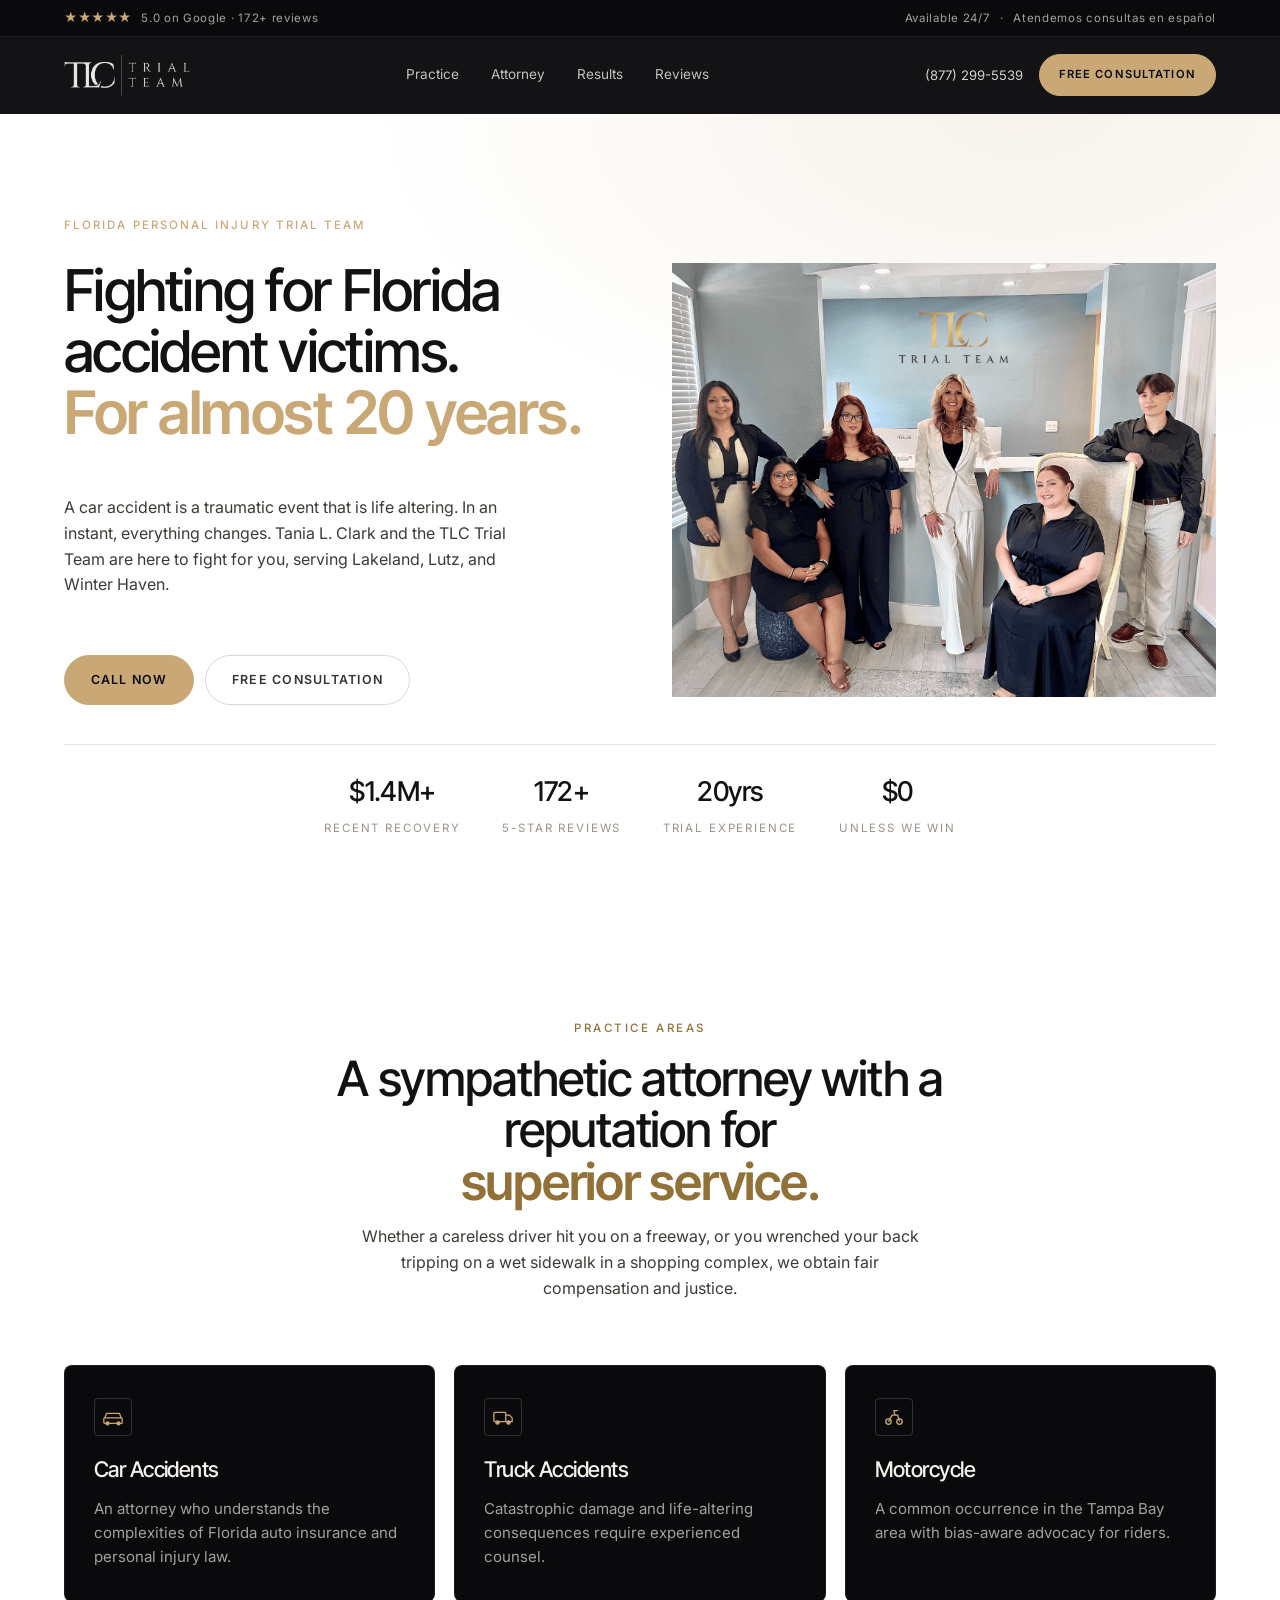
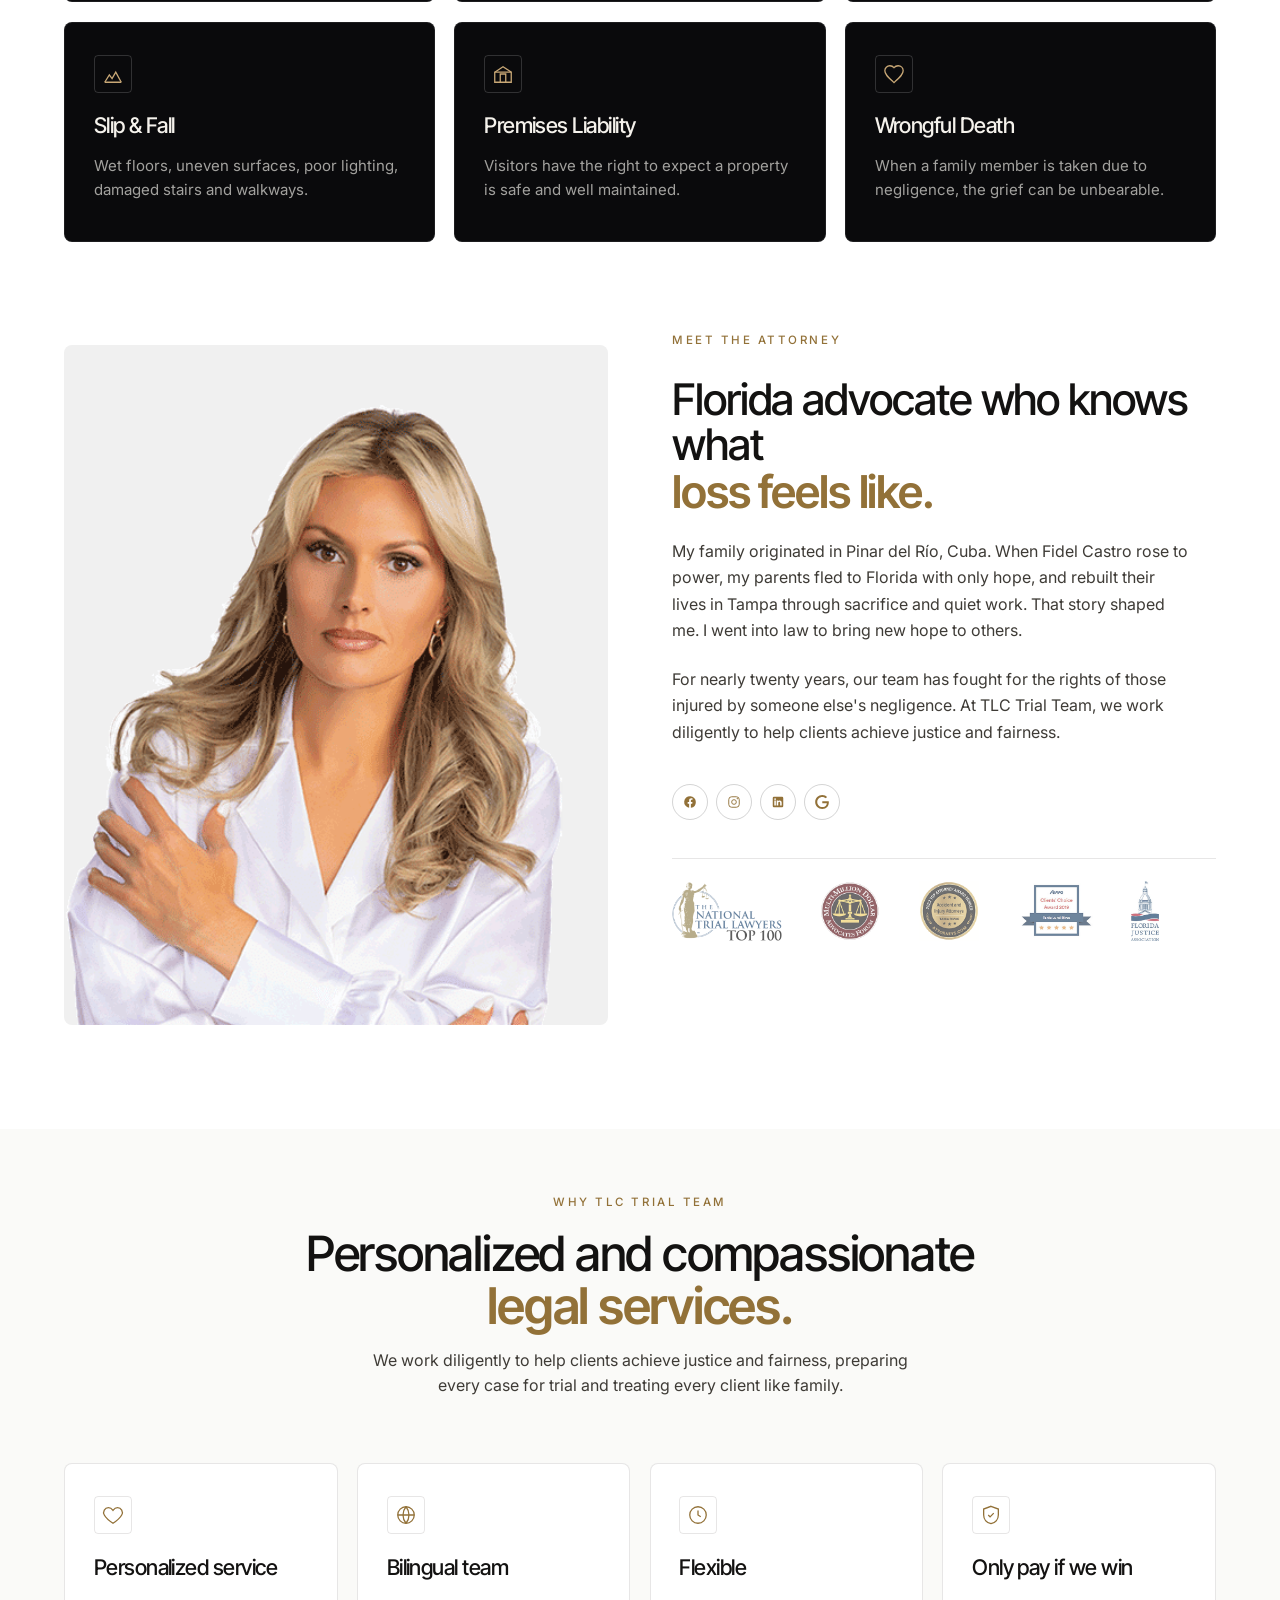
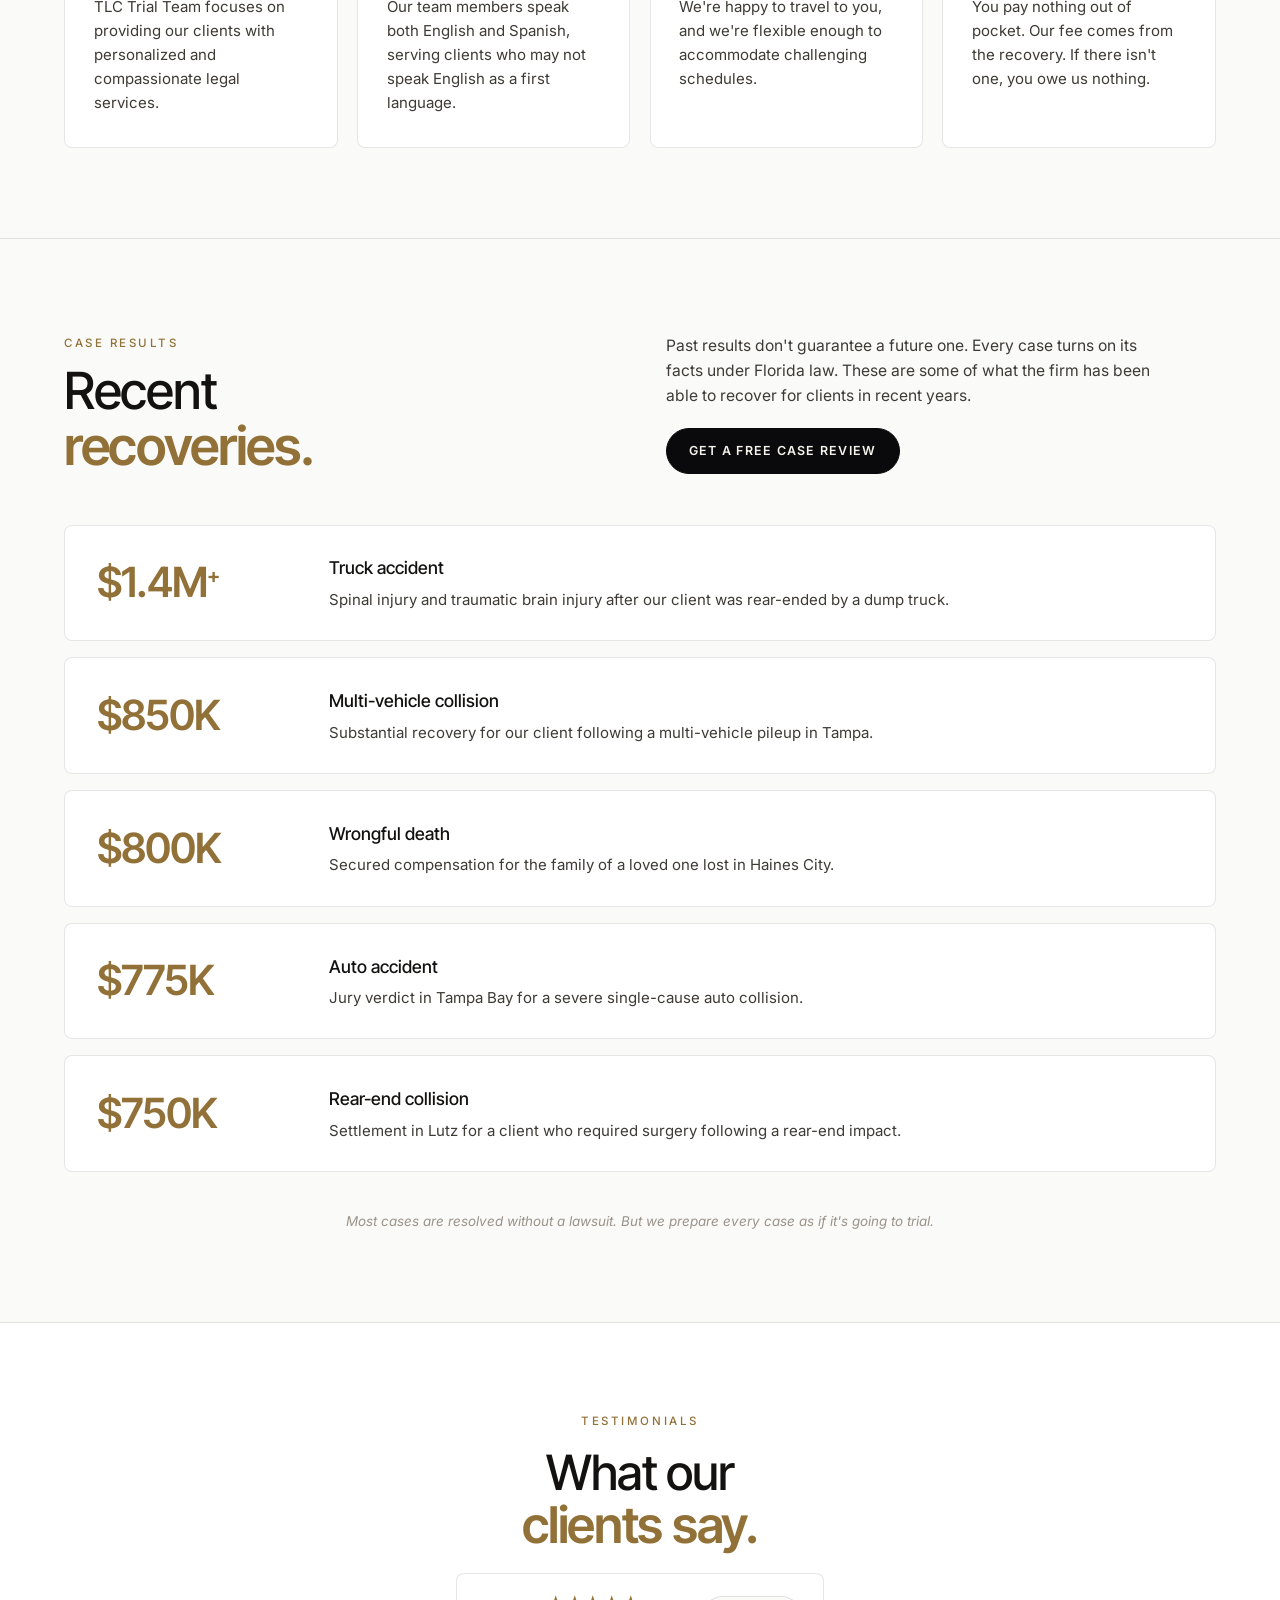
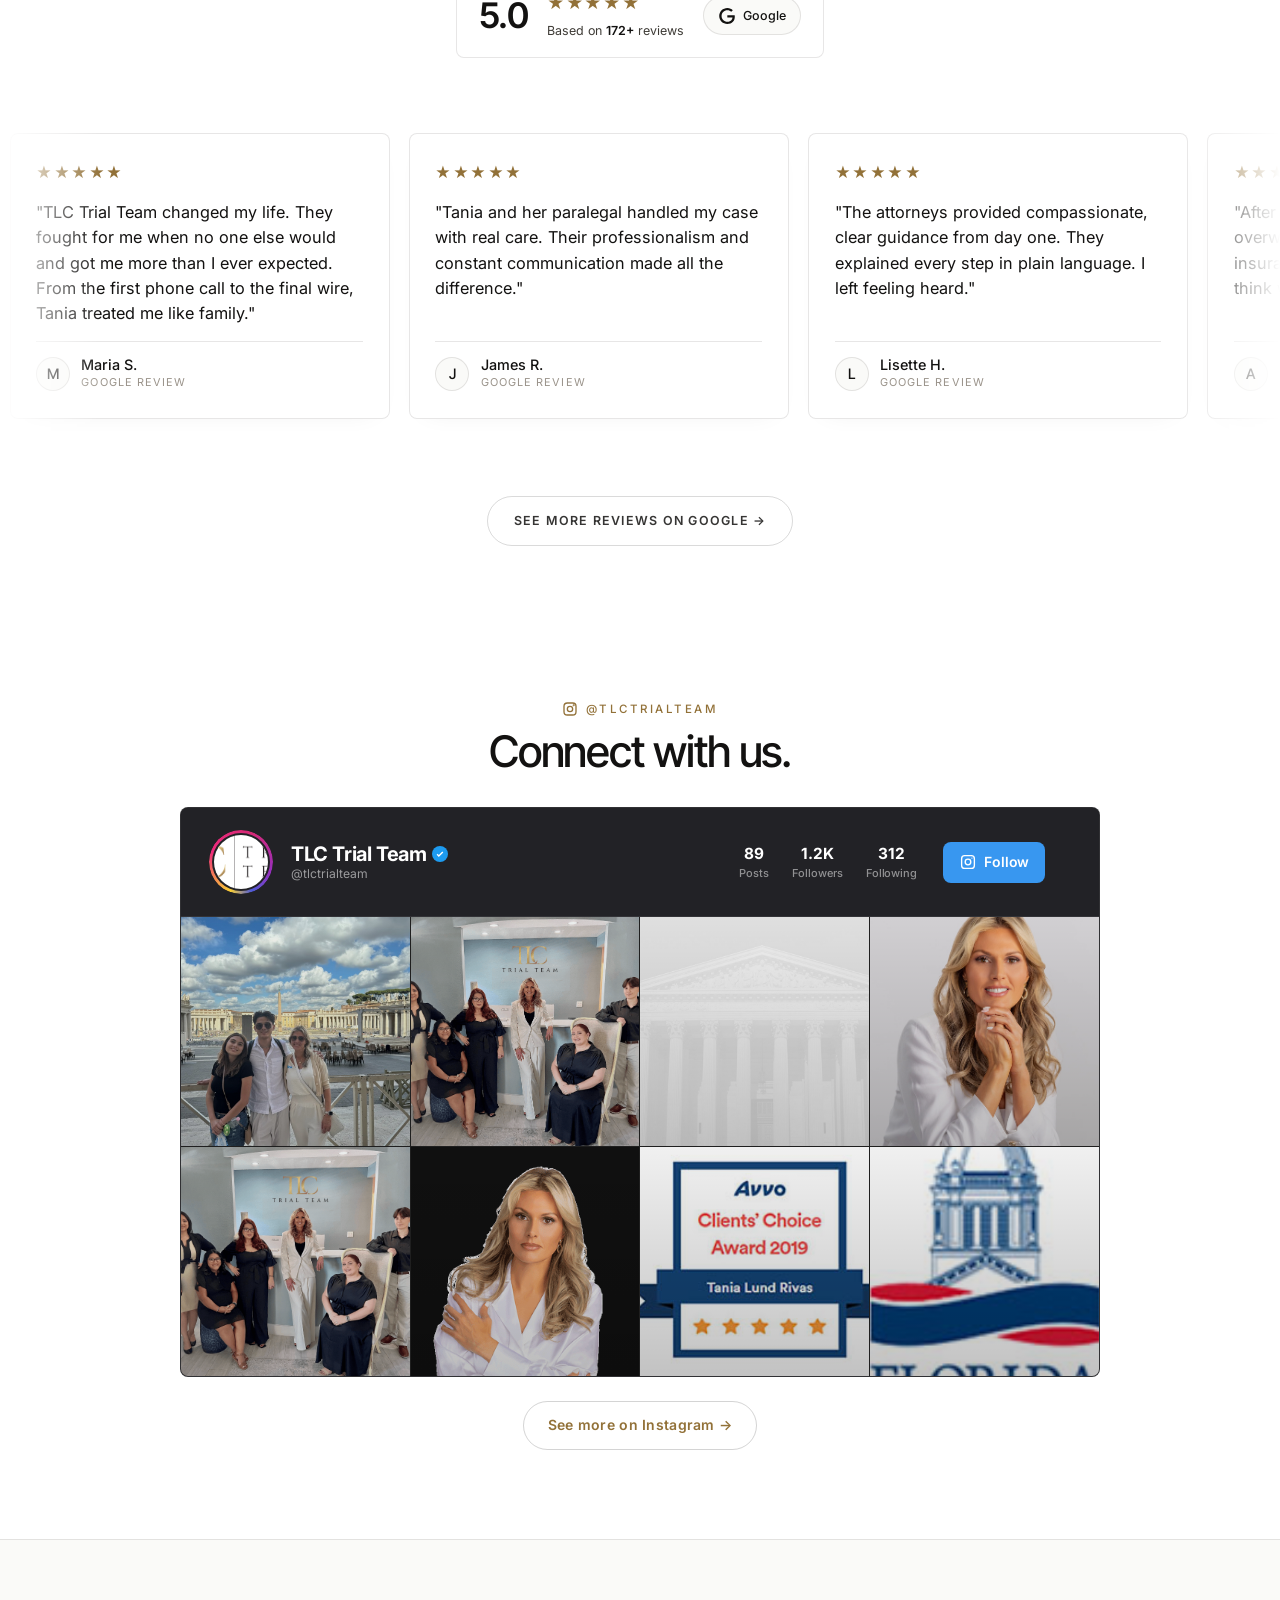
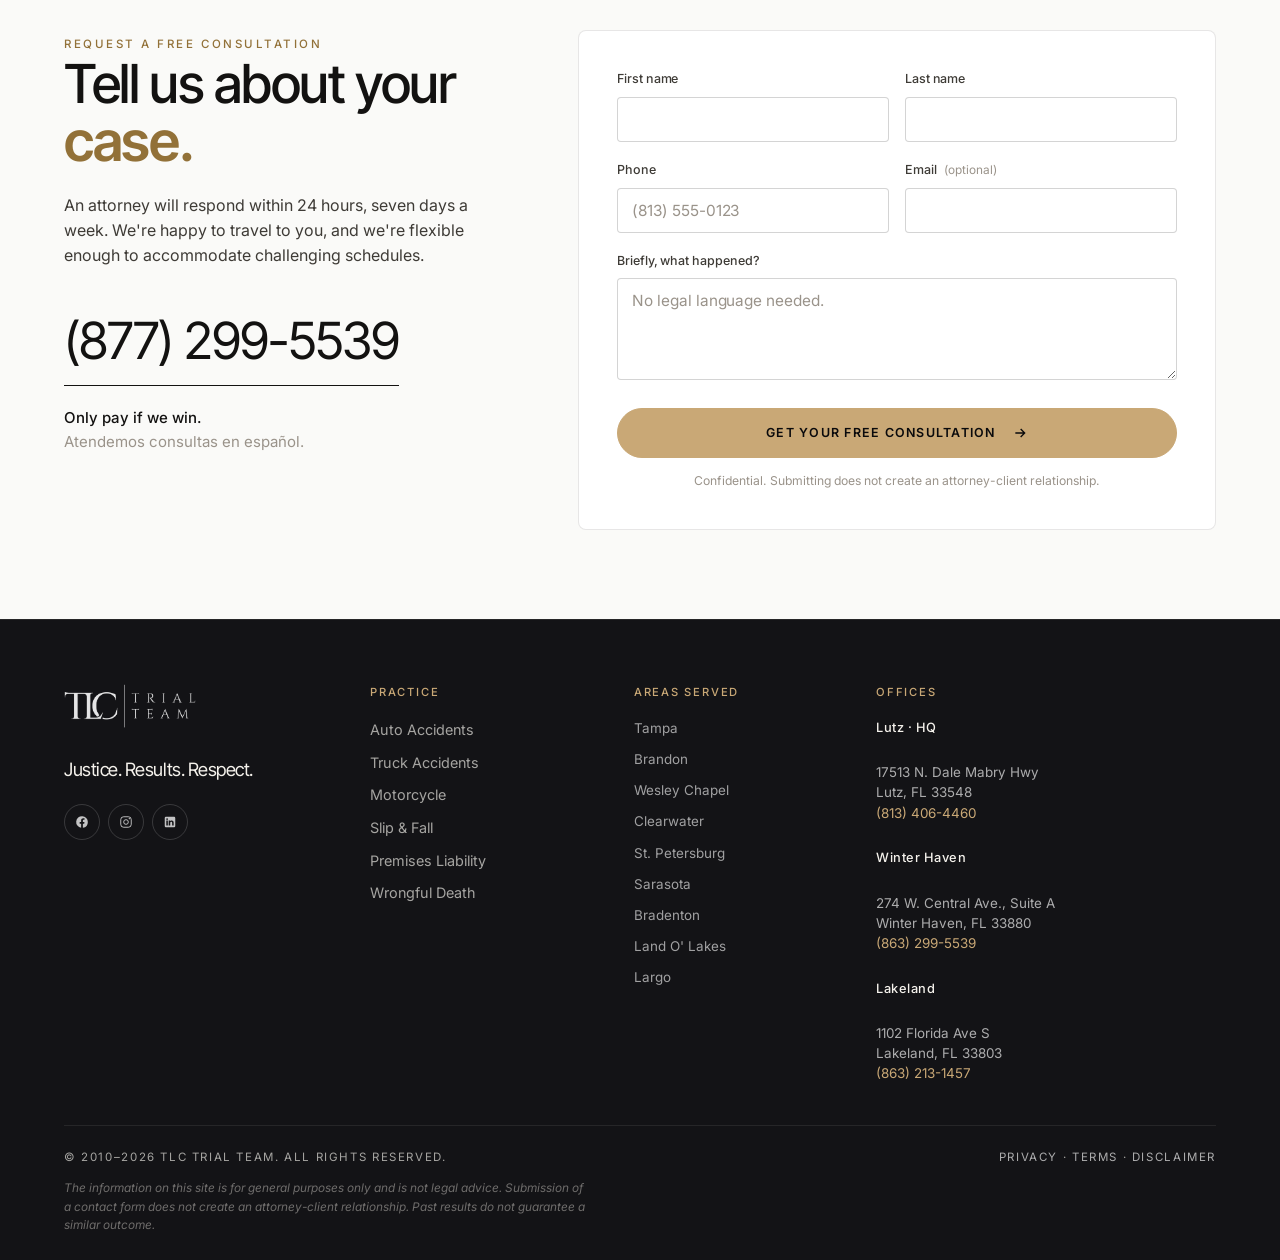
<file: index.html>
<!DOCTYPE html>
<html lang="en">
<head>
<meta charset="UTF-8">
<meta name="viewport" content="width=device-width, initial-scale=1.0">
<meta name="theme-color" content="#FFFFFF">
<title>TLC Trial Team — Florida Personal Injury Counsel</title>
<meta name="description" content="A car accident is a traumatic event that is life altering. In an instant, everything changes. Fighting for Florida accident victims for almost 20 years. Only pay if we win. (877) 299-5539.">
<link rel="preconnect" href="https://fonts.googleapis.com">
<link rel="preconnect" href="https://fonts.gstatic.com" crossorigin>
<link rel="stylesheet" href="https://fonts.googleapis.com/css2?family=Inter:wght@300;400;500;600;700&family=Inter+Tight:wght@400;500;600;700&display=swap">
<link rel="icon" href="data:image/svg+xml,%3Csvg xmlns='http://www.w3.org/2000/svg' viewBox='0 0 100 100'%3E%3Crect width='100' height='100' fill='%230A0A0C'/%3E%3Ctext x='50' y='66' text-anchor='middle' font-family='Inter Tight, sans-serif' font-size='52' font-weight='600' letter-spacing='-3' fill='%23C9A876'%3ETLC%3C/text%3E%3C/svg%3E">
<link rel="stylesheet" href="assets/css/styles.css?v=31">
</head>
<body>

<!-- Top utility bar -->
<div class="utility">
  <div class="wrap">
    <div class="left">
      <span class="g-stars">★★★★★</span>
      <span>5.0 on Google · 172+ reviews</span>
    </div>
    <div class="right">
      <span class="hide">Available 24/7</span>
      <span class="hide">·</span>
      <span>Atendemos consultas en español</span>
    </div>
  </div>
</div>

<!-- Sticky Nav -->
<header class="nav" id="nav">
  <div class="wrap">
    <a href="#" class="brand" aria-label="TLC Trial Team home">
      <img src="assets/img/tlc-logo-horz.png" alt="TLC Trial Team" style="filter: brightness(0) invert(1) opacity(0.95);">
    </a>
    <nav class="nav-links">
      <a href="#practice">Practice</a>
      <a href="#attorney">Attorney</a>
      <a href="#results">Results</a>
      <a href="#reviews">Reviews</a>
    </nav>
    <div class="nav-cta">
      <a href="tel:+18772995539" class="nav-phone">(877) 299-5539</a>
      <a href="#contact" class="btn btn-primary">Free Consultation</a>
      <button class="burger" aria-label="Open menu" id="burger"><span></span></button>
    </div>
  </div>
</header>

<!-- Mobile drawer -->
<div class="drawer" id="drawer" aria-hidden="true">
  <div class="drawer-head">
    <a href="#" class="brand"><img src="assets/img/tlc-logo-horz.png" alt="TLC Trial Team" style="filter: brightness(0) invert(1) opacity(0.95);"></a>
    <button class="drawer-close" id="drawerClose" aria-label="Close menu">×</button>
  </div>
  <nav>
    <a href="#practice">Practice</a>
    <a href="#attorney">Attorney</a>
    <a href="#results">Results</a>
    <a href="#reviews">Reviews</a>
    <a href="#contact">Contact</a>
  </nav>
  <div class="drawer-foot">
    <a href="tel:+18772995539" class="btn btn-primary">(877) 299-5539</a>
    <span style="font-size: 0.8rem; opacity: 0.6;">Atendemos consultas en español.</span>
  </div>
</div>

<!-- Hero -->
<section class="hero section-light">
  <div class="wrap">
    <div class="hero-split">
      <div class="hero-left reveal">
        <span class="hero-eyebrow">
          <span>Florida Personal Injury Trial Team</span>
        </span>
        <h1>
          Fighting for Florida accident victims.
          <span class="accent">For almost 20 years.</span>
        </h1>
        <p class="lede">
          A car accident is a traumatic event that is life altering. In an instant, everything changes. Tania L. Clark and the TLC Trial Team are here to fight for you, serving Lakeland, Lutz, and Winter Haven.
        </p>
        <div class="hero-cta">
          <a href="tel:+18772995539" class="btn btn-primary">Call Now</a>
          <a href="#contact" class="btn btn-ghost">Free Consultation</a>
        </div>
      </div>
      <div class="hero-right reveal">
        <img src="assets/img/tania-clark.png" alt="Attorney Tania L. Clark" fetchpriority="high">
      </div>
    </div>

    <div class="hero-meta reveal">
      <div class="item">
        <span class="num">$1.4M+</span>
        <span class="lbl">Recent recovery</span>
      </div>
      <div class="item">
        <span class="num">172+</span>
        <span class="lbl">5-star reviews</span>
      </div>
      <div class="item">
        <span class="num">20yrs</span>
        <span class="lbl">Trial experience</span>
      </div>
      <div class="item">
        <span class="num">$0</span>
        <span class="lbl">Unless we win</span>
      </div>
    </div>
  </div>
</section>

<!-- Practice Areas -->
<section class="practice section-light" id="practice">
  <div class="wrap">
    <header class="section-head reveal">
      <span class="eyebrow">Practice Areas</span>
      <h2>A sympathetic attorney with a reputation for <br><span class="accent">superior service.</span></h2>
      <p>Whether a careless driver hit you on a freeway, or you wrenched your back tripping on a wet sidewalk in a shopping complex, we obtain fair compensation and justice.</p>
    </header>

    <div class="practice-grid reveal-stagger">
      <div class="practice-card">
        <div class="icon">
          <svg viewBox="0 0 24 24" fill="none" stroke="currentColor" stroke-width="1.4" width="22" height="22"><path d="M3 13l2-5h14l2 5"/><rect x="2" y="13" width="20" height="6" rx="1"/><circle cx="6" cy="19" r="1.6" fill="currentColor"/><circle cx="18" cy="19" r="1.6" fill="currentColor"/></svg>
        </div>
        <h3>Car Accidents</h3>
        <p>An attorney who understands the complexities of Florida auto insurance and personal injury law.</p>
      </div>

      <div class="practice-card">
        <div class="icon">
          <svg viewBox="0 0 24 24" fill="none" stroke="currentColor" stroke-width="1.4" width="22" height="22"><rect x="2" y="7" width="13" height="10" rx="1"/><path d="M15 10h4l3 3v4h-7"/><circle cx="6" cy="18" r="1.8" fill="currentColor"/><circle cx="18" cy="18" r="1.8" fill="currentColor"/></svg>
        </div>
        <h3>Truck Accidents</h3>
        <p>Catastrophic damage and life-altering consequences require experienced counsel.</p>
      </div>

      <div class="practice-card">
        <div class="icon">
          <svg viewBox="0 0 24 24" fill="none" stroke="currentColor" stroke-width="1.4" width="22" height="22"><circle cx="6" cy="17" r="3"/><circle cx="18" cy="17" r="3"/><path d="M6 17l4-7h6l2 7M13 10l-1-5h4"/></svg>
        </div>
        <h3>Motorcycle</h3>
        <p>A common occurrence in the Tampa Bay area with bias-aware advocacy for riders.</p>
      </div>

      <div class="practice-card">
        <div class="icon">
          <svg viewBox="0 0 24 24" fill="none" stroke="currentColor" stroke-width="1.4" width="22" height="22"><path d="M3 21l5-8 3 4 4-7 6 11"/><path d="M3 21h18"/></svg>
        </div>
        <h3>Slip &amp; Fall</h3>
        <p>Wet floors, uneven surfaces, poor lighting, damaged stairs and walkways.</p>
      </div>

      <div class="practice-card">
        <div class="icon">
          <svg viewBox="0 0 24 24" fill="none" stroke="currentColor" stroke-width="1.4" width="22" height="22"><path d="M3 10l9-6 9 6v11H3V10z"/><path d="M9 21V12h6v9M3 10h18"/></svg>
        </div>
        <h3>Premises Liability</h3>
        <p>Visitors have the right to expect a property is safe and well maintained.</p>
      </div>

      <div class="practice-card">
        <div class="icon">
          <svg viewBox="0 0 24 24" fill="none" stroke="currentColor" stroke-width="1.4" width="22" height="22"><path d="M12 21.35l-1.45-1.32C5.4 15.36 2 12.28 2 8.5 2 5.42 4.42 3 7.5 3c1.74 0 3.41.81 4.5 2.09C13.09 3.81 14.76 3 16.5 3 19.58 3 22 5.42 22 8.5c0 3.78-3.4 6.86-8.55 11.54L12 21.35z"/></svg>
        </div>
        <h3>Wrongful Death</h3>
        <p>When a family member is taken due to negligence, the grief can be unbearable.</p>
      </div>
    </div>
  </div>
</section>

<!-- Split feature: Attorney -->
<section class="section-light" id="attorney" style="padding-top: 0;">
  <div class="wrap split">
    <div class="split-img reveal">
      <img src="assets/img/tania-rivas.png" alt="Attorney Tania L. Clark" loading="lazy">
    </div>
    <div class="split-text reveal">
      <span class="eyebrow">Meet the Attorney</span>
      <h2>Florida advocate who knows what<br><span class="accent">loss feels like.</span></h2>
      <p>My family originated in Pinar del Río, Cuba. When Fidel Castro rose to power, my parents fled to Florida with only hope, and rebuilt their lives in Tampa through sacrifice and quiet work. That story shaped me. I went into law to bring new hope to others.</p>
      <p>For nearly twenty years, our team has fought for the rights of those injured by someone else's negligence. At TLC Trial Team, we work diligently to help clients achieve justice and fairness.</p>
      
      <!-- Socials -->
      <div class="footer-social" style="margin-top: 1rem;">
        <a href="https://www.facebook.com/TLCtrialteamLakeland/" target="_blank" rel="noopener" aria-label="Facebook" style="border-color: var(--line-2); color: var(--gold-deep);">
          <svg viewBox="0 0 24 24" fill="currentColor"><path d="M22 12a10 10 0 10-11.5 9.9v-7H8v-3h2.5V9.5C10.5 7 12 5.7 14.2 5.7c1 0 2.1.2 2.1.2v2.4h-1.2c-1.2 0-1.6.7-1.6 1.5V12h2.7l-.4 3h-2.3v7A10 10 0 0022 12z"/></svg>
        </a>
        <a href="https://www.instagram.com/tlctrialteam/" target="_blank" rel="noopener" aria-label="Instagram" style="border-color: var(--line-2); color: var(--gold-deep);">
          <svg viewBox="0 0 24 24" fill="none" stroke="currentColor" stroke-width="1.6"><rect x="3" y="3" width="18" height="18" rx="5"/><circle cx="12" cy="12" r="4"/><circle cx="17.5" cy="6.5" r="0.5" fill="currentColor"/></svg>
        </a>
        <a href="https://www.linkedin.com/in/taniarivas" target="_blank" rel="noopener" aria-label="LinkedIn" style="border-color: var(--line-2); color: var(--gold-deep);">
          <svg viewBox="0 0 24 24" fill="currentColor"><path d="M19 3H5a2 2 0 00-2 2v14a2 2 0 002 2h14a2 2 0 002-2V5a2 2 0 00-2-2zM8.3 18H5.7v-8.5h2.6V18zM7 8.4a1.5 1.5 0 110-3 1.5 1.5 0 010 3zM18.3 18h-2.6v-4.5c0-1.1-.4-1.8-1.4-1.8s-1.5.6-1.8 1.3c-.1.2-.1.5-.1.8V18H9.8s.04-7.7 0-8.5h2.6v1.2c.4-.5 1-1.3 2.6-1.3 1.9 0 3.3 1.2 3.3 3.9V18z"/></svg>
        </a>
        <a href="https://www.google.com/search?q=TLC+Trial+Team+Lutz+reviews" target="_blank" rel="noopener" aria-label="Google" style="border-color: var(--line-2); color: var(--gold-deep);">
          <svg viewBox="0 0 24 24" width="12" height="12" fill="currentColor"><path d="M12.48 10.92v3.28h7.84c-.24 1.84-.853 3.187-1.787 4.133-1.147 1.147-2.933 2.4-6.053 2.4-4.827 0-8.6-3.893-8.6-8.72s3.773-8.72 8.6-8.72c2.6 0 4.507 1.027 5.907 2.347l2.307-2.307C18.747 1.44 16.133 0 12.48 0 5.867 0 .307 5.387.307 12s5.56 12 12.173 12c3.573 0 6.267-1.173 8.373-3.36 2.16-2.16 2.84-5.213 2.84-7.667 0-.76-.053-1.467-.173-2.053H12.48z"/></svg>
        </a>
      </div>
      
      <!-- Awards -->
      <div class="awards-row" style="margin-top: 1rem; border-top: 1px solid var(--line); padding-top: 1.4rem;">
        <img src="assets/img/badge-ntl.png" alt="National Trial Lawyers Top 100">
        <img src="assets/img/badge-multimillion.png" alt="Multi-Million Dollar Advocates Forum">
        <img src="assets/img/badge-top-attorney.png" alt="Top Attorney 2022">
        <img src="assets/img/badge-avvo.jpg" alt="Avvo Clients' Choice">
        <img src="assets/img/badge-fl-justice.jpg" alt="Florida Justice Association">
        <img src="assets/img/badge-1.png" alt="Award">
        <img src="assets/img/badge-2.png" alt="Award">
      </div>
    </div>
  </div>
</section>

<!-- Why TLC -->
<section class="practice section-light" id="why" style="background: var(--paper-2); padding-top: clamp(3rem, 5vw, 5rem);">
  <div class="wrap">
    <header class="section-head reveal">
      <span class="eyebrow">Why TLC Trial Team</span>
      <h2>Personalized and compassionate<br><span class="accent">legal services.</span></h2>
      <p>We work diligently to help clients achieve justice and fairness, preparing every case for trial and treating every client like family.</p>
    </header>

    <div class="practice-grid reveal-stagger">
      <div class="practice-card">
        <div class="icon">
          <svg viewBox="0 0 24 24" fill="none" stroke="currentColor" stroke-width="1.4" width="22" height="22"><path d="M12 21s-7-4.5-9.5-9C0.5 8.5 3 4 7 4c2 0 3.5 1 5 3 1.5-2 3-3 5-3 4 0 6.5 4.5 4.5 8-2.5 4.5-9.5 9-9.5 9z"/></svg>
        </div>
        <h3>Personalized service</h3>
        <p>TLC Trial Team focuses on providing our clients with personalized and compassionate legal services.</p>
      </div>

      <div class="practice-card">
        <div class="icon">
          <svg viewBox="0 0 24 24" fill="none" stroke="currentColor" stroke-width="1.4" width="22" height="22"><circle cx="12" cy="12" r="9"/><path d="M3 12h18M12 3a14 14 0 010 18M12 3a14 14 0 000 18"/></svg>
        </div>
        <h3>Bilingual team</h3>
        <p>Our team members speak both English and Spanish, serving clients who may not speak English as a first language.</p>
      </div>

      <div class="practice-card">
        <div class="icon">
          <svg viewBox="0 0 24 24" fill="none" stroke="currentColor" stroke-width="1.4" width="22" height="22"><circle cx="12" cy="12" r="9"/><path d="M12 7v5l3 2"/></svg>
        </div>
        <h3>Flexible</h3>
        <p>We're happy to travel to you, and we're flexible enough to accommodate challenging schedules.</p>
      </div>

      <div class="practice-card">
        <div class="icon">
          <svg viewBox="0 0 24 24" fill="none" stroke="currentColor" stroke-width="1.4" width="22" height="22"><path d="M12 2.5l8 3v6.5c0 5-3.4 8.6-8 9.5-4.6-.9-8-4.5-8-9.5V5.5l8-3z"/><path d="M9 12l2 2 4-4"/></svg>
        </div>
        <h3>Only pay if we win</h3>
        <p>You pay nothing out of pocket. Our fee comes from the recovery. If there isn't one, you owe us nothing.</p>
      </div>
    </div>
  </div>
</section>

<!-- Results -->
<section class="results section-light" id="results">
  <div class="wrap">
    <div class="results-head reveal">
      <div>
        <span class="eyebrow">
          <span>Case Results</span>
        </span>
        <h2>Recent <span class="accent">recoveries.</span></h2>
      </div>
      <div class="results-head-meta">
        <p>Past results don't guarantee a future one. Every case turns on its facts under Florida law. These are some of what the firm has been able to recover for clients in recent years.</p>
        <a href="#contact" class="btn-ink">Get a Free Case Review</a>
      </div>
    </div>
    
    <div class="results-list reveal-stagger">
      <div class="results-item">
        <div class="results-item-num">$1.4M<sup>+</sup></div>
        <div class="results-item-info">
          <div class="results-item-lbl">Truck accident</div>
          <div class="results-item-desc">Spinal injury and traumatic brain injury after our client was rear-ended by a dump truck.</div>
        </div>
      </div>
      <div class="results-item">
        <div class="results-item-num">$850K</div>
        <div class="results-item-info">
          <div class="results-item-lbl">Multi-vehicle collision</div>
          <div class="results-item-desc">Substantial recovery for our client following a multi-vehicle pileup in Tampa.</div>
        </div>
      </div>
      <div class="results-item">
        <div class="results-item-num">$800K</div>
        <div class="results-item-info">
          <div class="results-item-lbl">Wrongful death</div>
          <div class="results-item-desc">Secured compensation for the family of a loved one lost in Haines City.</div>
        </div>
      </div>
      <div class="results-item">
        <div class="results-item-num">$775K</div>
        <div class="results-item-info">
          <div class="results-item-lbl">Auto accident</div>
          <div class="results-item-desc">Jury verdict in Tampa Bay for a severe single-cause auto collision.</div>
        </div>
      </div>
      <div class="results-item">
        <div class="results-item-num">$750K</div>
        <div class="results-item-info">
          <div class="results-item-lbl">Rear-end collision</div>
          <div class="results-item-desc">Settlement in Lutz for a client who required surgery following a rear-end impact.</div>
        </div>
      </div>
    </div>
    
    <div class="results-disclaimer reveal">Most cases are resolved without a lawsuit. But we prepare every case as if it's going to trial.</div>
  </div>
</section>

<!-- Reviews Marquee -->
<section class="section-light" id="reviews" style="padding-top: clamp(4rem, 7vw, 7rem);">
  <div class="wrap">
    <header class="reviews-head reveal">
      <span class="eyebrow">Testimonials</span>
      <h2>What our <span class="accent">clients say.</span></h2>
      <div class="reviews-rating">
        <span class="rating-num">5.0</span>
        <div class="rating-info">
          <span class="stars">★★★★★</span>
          <span class="rating-meta">Based on <strong>172+</strong> reviews</span>
        </div>
        <a href="https://www.google.com/search?q=TLC+Trial+Team+Lutz+reviews" target="_blank" rel="noopener" class="rating-google">
          <svg viewBox="0 0 24 24" width="16" height="16" fill="currentColor"><path d="M12.48 10.92v3.28h7.84c-.24 1.84-.853 3.187-1.787 4.133-1.147 1.147-2.933 2.4-6.053 2.4-4.827 0-8.6-3.893-8.6-8.72s3.773-8.72 8.6-8.72c2.6 0 4.507 1.027 5.907 2.347l2.307-2.307C18.747 1.44 16.133 0 12.48 0 5.867 0 .307 5.387.307 12s5.56 12 12.173 12c3.573 0 6.267-1.173 8.373-3.36 2.16-2.16 2.84-5.213 2.84-7.667 0-.76-.053-1.467-.173-2.053H12.48z"/></svg>
          Google
        </a>
      </div>
    </header>
  </div>

  <div class="reviews-marquee reveal">
    <div class="reviews-track">
      <article class="review-card">
        <div class="stars">★★★★★</div>
        <p>"TLC Trial Team changed my life. They fought for me when no one else would and got me more than I ever expected. From the first phone call to the final wire, Tania treated me like family."</p>
        <div class="review-who"><div class="avatar">M</div><div><div class="name">Maria S.</div><div class="src">Google Review</div></div></div>
      </article>
      <article class="review-card">
        <div class="stars">★★★★★</div>
        <p>"Tania and her paralegal handled my case with real care. Their professionalism and constant communication made all the difference."</p>
        <div class="review-who"><div class="avatar">J</div><div><div class="name">James R.</div><div class="src">Google Review</div></div></div>
      </article>
      <article class="review-card">
        <div class="stars">★★★★★</div>
        <p>"The attorneys provided compassionate, clear guidance from day one. They explained every step in plain language. I left feeling heard."</p>
        <div class="review-who"><div class="avatar">L</div><div><div class="name">Lisette H.</div><div class="src">Google Review</div></div></div>
      </article>
      <article class="review-card">
        <div class="stars">★★★★★</div>
        <p>"After my crash on I-275, I was overwhelmed. The TLC team handled the insurance maze and got a result I didn't think was possible."</p>
        <div class="review-who"><div class="avatar">A</div><div><div class="name">Andre P.</div><div class="src">Google Review</div></div></div>
      </article>
      <article class="review-card">
        <div class="stars">★★★★★</div>
        <p>"Bilingual staff was a relief for my parents. Tania herself called us in Spanish to walk through the settlement. Five stars without hesitation."</p>
        <div class="review-who"><div class="avatar">E</div><div><div class="name">Esmeralda P.</div><div class="src">Google Review</div></div></div>
      </article>
    </div>
  </div>

  <div class="reviews-foot reveal">
    <a href="https://www.google.com/search?q=TLC+Trial+Team+Lutz+reviews" target="_blank" rel="noopener" class="btn btn-ghost">See more reviews on Google →</a>
  </div>
</section>

<!-- Instagram Grid — Custom live-link grid matching VibesByNeo pattern -->
<section class="ig-section section-light">
  <div class="wrap">
    <header class="ig-head reveal">
      <a href="https://www.instagram.com/tlctrialteam/" target="_blank" rel="noopener" class="eyebrow">
        <svg viewBox="0 0 24 24" fill="none" stroke="currentColor" stroke-width="2" width="16" height="16"><rect x="3" y="3" width="18" height="18" rx="5"/><circle cx="12" cy="12" r="4"/><circle cx="17.5" cy="6.5" r="0.5" fill="currentColor"/></svg>
        <span>@tlctrialteam</span>
      </a>
      <h2>Connect with us.</h2>
    </header>

    <!-- IG Profile Widget -->
    <div class="ig-widget reveal">
      <div class="ig-profile">
        <div class="ig-profile-main">
          <a class="ig-avatar" href="https://www.instagram.com/tlctrialteam/" target="_blank" rel="noopener" aria-label="Open @tlctrialteam on Instagram">
            <span class="ig-avatar-ring" aria-hidden="true"></span>
            <span class="ig-avatar-disc">
              <img src="assets/img/tlc-logo.png" alt="TLC Trial Team on Instagram" loading="lazy">
            </span>
          </a>
          <div class="ig-info">
            <div class="ig-name-row">
              <a class="ig-name" href="https://www.instagram.com/tlctrialteam/" target="_blank" rel="noopener">TLC Trial Team</a>
              <svg class="ig-verified" viewBox="0 0 16 16" aria-hidden="true"><circle cx="8" cy="8" r="8" fill="#1d9bf0"/><path fill="#fff" d="M6.8 10.9 4.6 8.8l1-1 1.2 1.2 3.5-3.5 1 1z"/></svg>
            </div>
            <a class="ig-handle" href="https://www.instagram.com/tlctrialteam/" target="_blank" rel="noopener">@tlctrialteam</a>
          </div>
        </div>

        <div class="ig-side">
          <ul class="ig-stats" aria-label="Instagram account stats">
            <li><strong>89</strong><span>Posts</span></li>
            <li><strong>1.2K</strong><span>Followers</span></li>
            <li><strong>312</strong><span>Following</span></li>
          </ul>
          <a class="ig-follow" href="https://www.instagram.com/tlctrialteam/" target="_blank" rel="noopener" aria-label="Follow @tlctrialteam on Instagram">
            <svg viewBox="0 0 24 24" width="18" height="18" fill="none" stroke="currentColor" stroke-width="1.8" stroke-linecap="round" stroke-linejoin="round" aria-hidden="true"><rect x="3.5" y="3.5" width="17" height="17" rx="4"></rect><circle cx="12" cy="12" r="3.75"></circle><circle cx="17.25" cy="6.75" r="0.9" fill="currentColor" stroke="none"></circle></svg>
            Follow
          </a>
        </div>
      </div>

      <!-- 4×2 Post Grid -->
      <div class="ig-grid">
        <a class="ig-tile" href="https://www.instagram.com/tlctrialteam/" target="_blank" rel="noopener" aria-label="Instagram post">
          <img src="assets/img/tania-family.jpg" alt="TLC Trial Team family photo" loading="lazy">
        </a>
        <a class="ig-tile" href="https://www.instagram.com/tlctrialteam/" target="_blank" rel="noopener" aria-label="Instagram post">
          <img src="assets/img/tlc-office.png" alt="TLC Trial Team office and staff" loading="lazy">
        </a>
        <a class="ig-tile" href="https://www.instagram.com/tlctrialteam/" target="_blank" rel="noopener" aria-label="Instagram post">
          <img src="assets/img/hero-bg-original.jpg" alt="TLC Trial Team courtroom advocacy" loading="lazy">
        </a>
        <a class="ig-tile" href="https://www.instagram.com/tlctrialteam/" target="_blank" rel="noopener" aria-label="Instagram post">
          <img src="assets/img/tania-portrait.jpg" alt="Attorney Tania L. Clark portrait" loading="lazy">
        </a>
        <a class="ig-tile" href="https://www.instagram.com/tlctrialteam/" target="_blank" rel="noopener" aria-label="Instagram post">
          <img src="assets/img/tania-clark.png" alt="Tania Clark attorney" loading="lazy">
        </a>
        <a class="ig-tile" href="https://www.instagram.com/tlctrialteam/" target="_blank" rel="noopener" aria-label="Instagram post">
          <img src="assets/img/tania-rivas.png" alt="TLC Trial Team attorney" loading="lazy">
        </a>
        <a class="ig-tile" href="https://www.instagram.com/tlctrialteam/" target="_blank" rel="noopener" aria-label="Instagram post">
          <img src="assets/img/badge-avvo.jpg" alt="Avvo Top Attorney badge" loading="lazy">
        </a>
        <a class="ig-tile" href="https://www.instagram.com/tlctrialteam/" target="_blank" rel="noopener" aria-label="Instagram post">
          <img src="assets/img/badge-fl-justice.jpg" alt="Florida Justice Association" loading="lazy">
        </a>
      </div>
    </div>

    <!-- See More CTA -->
    <div class="ig-more-wrap reveal">
      <a class="ig-more" href="https://www.instagram.com/tlctrialteam/" target="_blank" rel="noopener">
        See more on Instagram →
      </a>
    </div>
  </div>
</section>

<!-- Contact -->
<section class="cta section-light" id="contact">
  <div class="wrap">
    <div class="cta-grid">
      <div class="cta-copy reveal">
        <span class="eyebrow">Request a Free Consultation</span>
        <h2>Tell us about your <span class="accent">case.</span></h2>
        <p>An attorney will respond within 24 hours, seven days a week. We're happy to travel to you, and we're flexible enough to accommodate challenging schedules.</p>
        <a href="tel:+18772995539" class="cta-phone">(877) 299-5539</a>
        <div class="cta-meta">
          <strong>Only pay if we win.</strong><br>
          Atendemos consultas en español.
        </div>
      </div>
      <div class="cta-form reveal">
        <form class="form" novalidate>
          <div class="form-row">
            <label><span>First name</span><input type="text" required></label>
            <label><span>Last name</span><input type="text" required></label>
          </div>
          <div class="form-row">
            <label><span>Phone</span><input type="tel" required placeholder="(813) 555-0123"></label>
            <label><span>Email <em>(optional)</em></span><input type="email"></label>
          </div>
          <label><span>Briefly, what happened?</span><textarea rows="4" placeholder="No legal language needed."></textarea></label>
          <button type="button" class="btn btn-primary" style="width: 100%;">
            Get Your Free Consultation
            <svg viewBox="0 0 24 24" fill="none" stroke="currentColor" stroke-width="2" aria-hidden="true" style="margin-left: 0.4rem; width:16px; height:16px;"><path d="M5 12h14M13 6l6 6-6 6"/></svg>
          </button>
          <p class="form-fine">Confidential. Submitting does not create an attorney-client relationship.</p>
        </form>
      </div>
    </div>
  </div>
</section>

<!-- Footer -->
<footer class="footer">
  <div class="wrap">
    <div class="footer-grid">
      <div class="footer-brand">
        <a href="#" class="brand" aria-label="TLC Trial Team home"><img src="assets/img/tlc-logo-horz.png" alt="TLC Trial Team"></a>
        <div class="footer-tag">Justice. Results. Respect.</div>
        <div class="footer-social">
          <a href="https://www.facebook.com/TLCtrialteamLakeland/" target="_blank" rel="noopener" aria-label="Facebook">
            <svg viewBox="0 0 24 24" fill="currentColor"><path d="M22 12a10 10 0 10-11.5 9.9v-7H8v-3h2.5V9.5C10.5 7 12 5.7 14.2 5.7c1 0 2.1.2 2.1.2v2.4h-1.2c-1.2 0-1.6.7-1.6 1.5V12h2.7l-.4 3h-2.3v7A10 10 0 0022 12z"/></svg>
          </a>
          <a href="https://www.instagram.com/tlctrialteam/" target="_blank" rel="noopener" aria-label="Instagram">
            <svg viewBox="0 0 24 24" fill="none" stroke="currentColor" stroke-width="1.6"><rect x="3" y="3" width="18" height="18" rx="5"/><circle cx="12" cy="12" r="4"/><circle cx="17.5" cy="6.5" r="0.5" fill="currentColor"/></svg>
          </a>
          <a href="https://www.linkedin.com/in/taniarivas" target="_blank" rel="noopener" aria-label="LinkedIn">
            <svg viewBox="0 0 24 24" fill="currentColor"><path d="M19 3H5a2 2 0 00-2 2v14a2 2 0 002 2h14a2 2 0 002-2V5a2 2 0 00-2-2zM8.3 18H5.7v-8.5h2.6V18zM7 8.4a1.5 1.5 0 110-3 1.5 1.5 0 010 3zM18.3 18h-2.6v-4.5c0-1.1-.4-1.8-1.4-1.8s-1.5.6-1.8 1.3c-.1.2-.1.5-.1.8V18H9.8s.04-7.7 0-8.5h2.6v1.2c.4-.5 1-1.3 2.6-1.3 1.9 0 3.3 1.2 3.3 3.9V18z"/></svg>
          </a>
        </div>
      </div>
      
      <div class="footer-col">
        <h5>Practice</h5>
        <ul>
          <li><a href="#">Auto Accidents</a></li>
          <li><a href="#">Truck Accidents</a></li>
          <li><a href="#">Motorcycle</a></li>
          <li><a href="#">Slip &amp; Fall</a></li>
          <li><a href="#">Premises Liability</a></li>
          <li><a href="#">Wrongful Death</a></li>
        </ul>
      </div>

      <div class="footer-col">
        <h5>Areas Served</h5>
        <ul class="footer-areas">
          <li>Tampa</li>
          <li>Brandon</li>
          <li>Wesley Chapel</li>
          <li>Clearwater</li>
          <li>St. Petersburg</li>
          <li>Sarasota</li>
          <li>Bradenton</li>
          <li>Land O' Lakes</li>
          <li>Largo</li>
        </ul>
      </div>

      <div class="footer-col">
        <h5>Offices</h5>
        <div class="footer-offices">
          <p><strong>Lutz · HQ</strong><br>17513 N. Dale Mabry Hwy<br>Lutz, FL 33548<br><a href="tel:+18134064460">(813) 406-4460</a></p>
          <p><strong>Winter Haven</strong><br>274 W. Central Ave., Suite A<br>Winter Haven, FL 33880<br><a href="tel:+18632995539">(863) 299-5539</a></p>
          <p><strong>Lakeland</strong><br>1102 Florida Ave S<br>Lakeland, FL 33803<br><a href="tel:+18632131457">(863) 213-1457</a></p>
        </div>
      </div>
    </div>
    
    <div class="footer-meta">
      <span>© 2010–2026 TLC Trial Team. All rights reserved.</span>
      <span><a href="#">Privacy</a> · <a href="#">Terms</a> · <a href="#">Disclaimer</a></span>
    </div>
    <p class="footer-disclaimer">The information on this site is for general purposes only and is not legal advice. Submission of a contact form does not create an attorney-client relationship. Past results do not guarantee a similar outcome.</p>
  </div>
</footer>

<script>
// Sticky nav scrolled state
const nav = document.getElementById('nav');
let scrolled = false;
function onScroll() {
  const isScrolled = window.scrollY > 12;
  if (isScrolled !== scrolled) {
    nav.classList.toggle('scrolled', isScrolled);
    scrolled = isScrolled;
  }
}
window.addEventListener('scroll', onScroll, { passive: true });
onScroll();

// Mobile drawer
const burger = document.getElementById('burger');
const drawer = document.getElementById('drawer');
const drawerClose = document.getElementById('drawerClose');
const openDrawer = () => { drawer.classList.add('open'); document.body.style.overflow = 'hidden'; };
const closeDrawer = () => { drawer.classList.remove('open'); document.body.style.overflow = ''; };
burger.addEventListener('click', openDrawer);
drawerClose.addEventListener('click', closeDrawer);
drawer.querySelectorAll('a').forEach(a => a.addEventListener('click', closeDrawer));
document.addEventListener('keydown', e => { if (e.key === 'Escape') closeDrawer(); });

// Marquee — duplicate track contents for seamless loop
const marqueeTrack = document.querySelector('.reviews-track');
if (marqueeTrack) {
  marqueeTrack.innerHTML += marqueeTrack.innerHTML;
}

// Reveal on scroll
const io = new IntersectionObserver(entries => {
  entries.forEach(entry => {
    if (entry.isIntersecting) {
      entry.target.classList.add('in');
      io.unobserve(entry.target);
    }
  });
}, { threshold: 0.12, rootMargin: '0px 0px -40px 0px' });
document.querySelectorAll('.reveal, .reveal-stagger').forEach(el => io.observe(el));

// Smooth scroll with anchor offset for sticky nav
document.querySelectorAll('a[href^="#"]').forEach(a => {
  a.addEventListener('click', e => {
    const id = a.getAttribute('href');
    if (id.length > 1) {
      const target = document.querySelector(id);
      if (target) {
        e.preventDefault();
        const offset = 70;
        const top = target.getBoundingClientRect().top + window.scrollY - offset;
        window.scrollTo({ top, behavior: 'smooth' });
      }
    }
  });
});
</script>
</body>
</html>
</file>
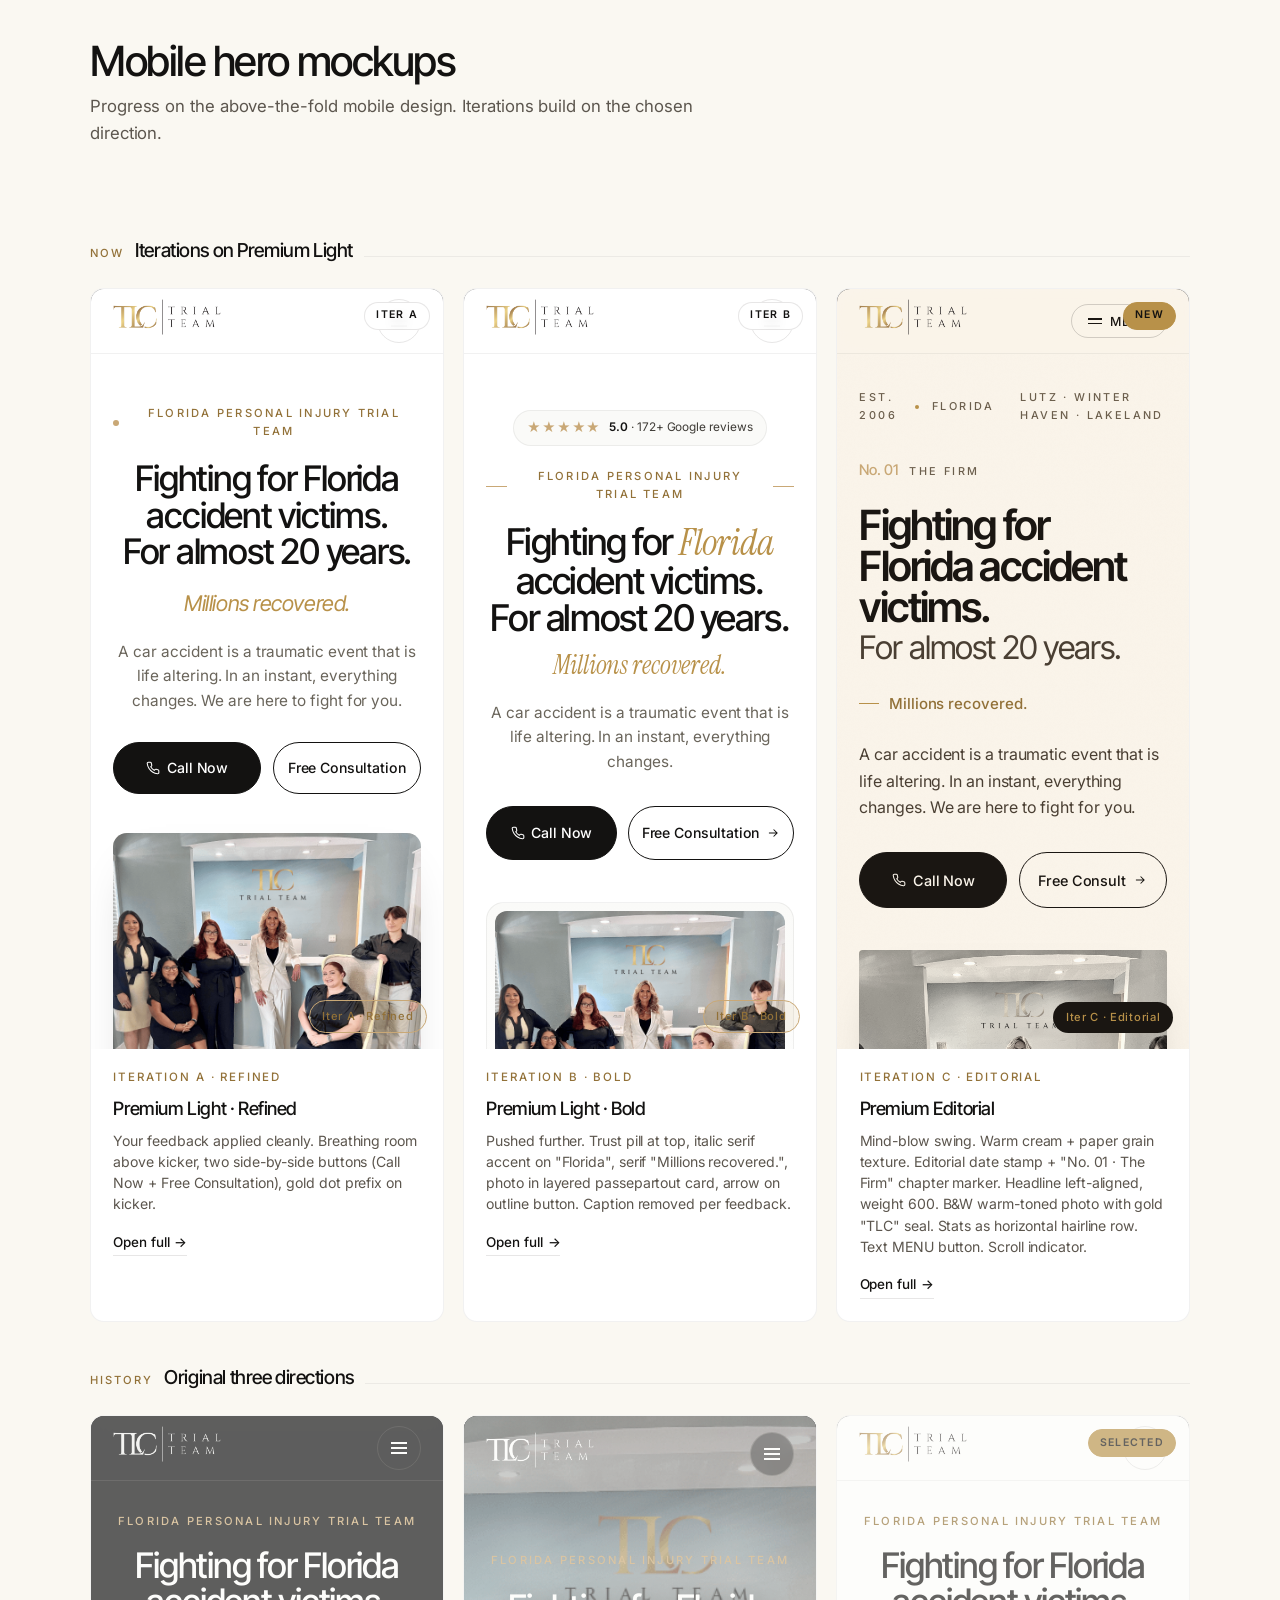
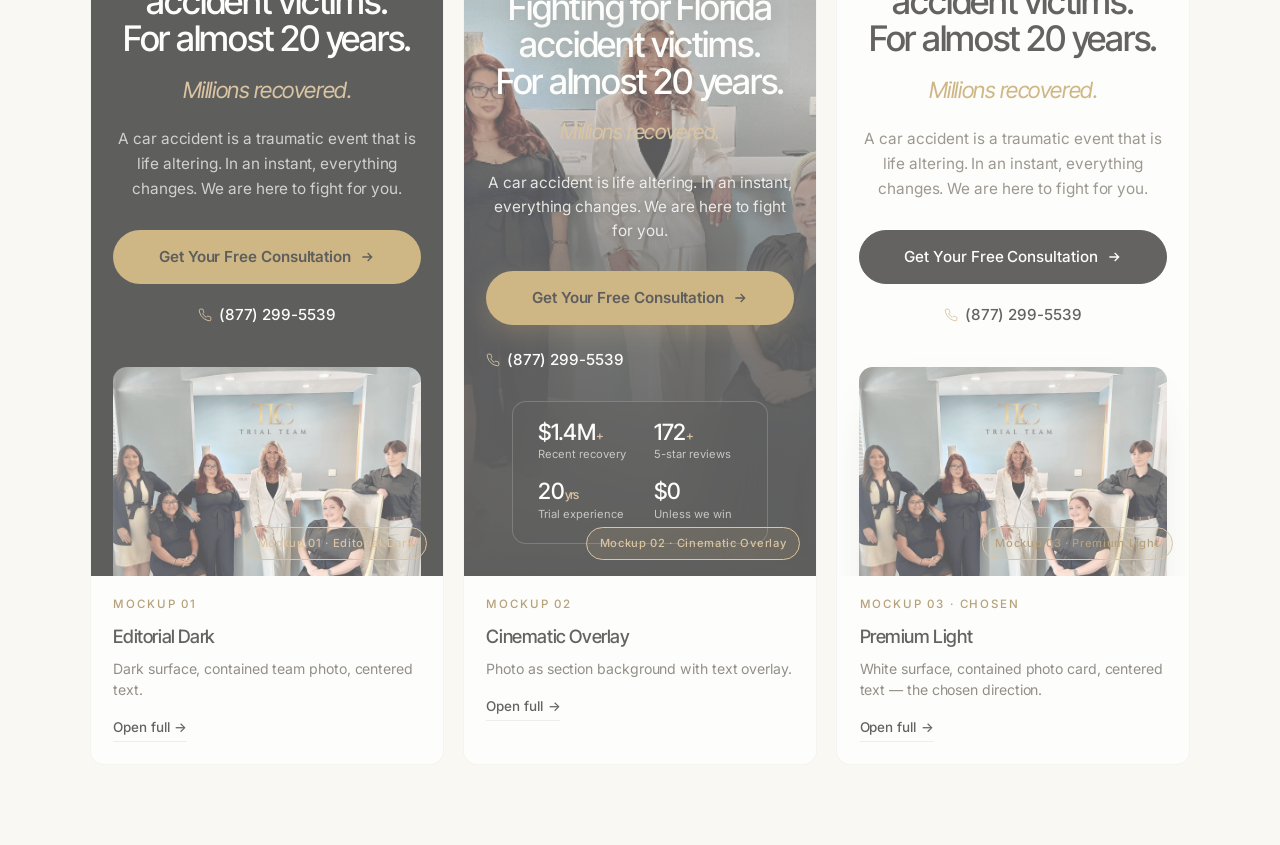
<file: mockups/index.html>
<!DOCTYPE html>
<html lang="en">
<head>
<meta charset="UTF-8">
<meta name="viewport" content="width=device-width, initial-scale=1.0">
<title>TLC Mobile Hero Mockups</title>
<link rel="preconnect" href="https://fonts.googleapis.com">
<link rel="preconnect" href="https://fonts.gstatic.com" crossorigin>
<link rel="stylesheet" href="https://fonts.googleapis.com/css2?family=Inter:wght@300;400;500;600;700&family=Inter+Tight:wght@400;500;600;700&display=swap">
<style>
  :root {
    --ink: #131211;
    --ink-3: #5C564E;
    --gold: #B89149;
    --gold-2: #C9A876;
    --gold-deep: #927138;
    --line: rgba(19,18,17,0.10);
    --line-soft: rgba(19,18,17,0.06);
    --paper: #F5F2EC;
    --cream: #FAF8F2;
  }
  * { box-sizing: border-box; margin: 0; padding: 0; }
  body {
    font-family: 'Inter', system-ui, sans-serif;
    background: var(--cream);
    color: var(--ink);
    padding: 2.5rem 1.5rem 5rem;
    line-height: 1.6;
    letter-spacing: -0.005em;
  }
  .wrap { max-width: 1100px; margin: 0 auto; }

  h1 {
    font-family: 'Inter Tight', sans-serif;
    font-size: clamp(2rem, 4.4vw, 2.6rem);
    font-weight: 500;
    letter-spacing: -0.035em;
    margin-bottom: 0.6rem;
    line-height: 1.04;
  }
  .lede { color: var(--ink-3); margin-bottom: 3rem; max-width: 60ch; font-size: 1.05rem; }

  /* Section header */
  .sec-head {
    display: flex;
    align-items: baseline;
    gap: 0.7rem;
    margin: 0 0 1.4rem;
    padding-top: 2.5rem;
  }
  .sec-head h2 {
    font-family: 'Inter Tight', sans-serif;
    font-size: 1.2rem;
    font-weight: 500;
    letter-spacing: -0.022em;
  }
  .sec-head .label {
    font-size: 0.7rem;
    font-weight: 500;
    letter-spacing: 0.18em;
    text-transform: uppercase;
    color: var(--gold-deep);
  }
  .sec-head .rule {
    flex: 1;
    height: 1px;
    background: var(--line-soft);
  }

  /* Card grid */
  .grid {
    display: grid;
    grid-template-columns: 1fr 1fr 1fr;
    gap: 1.2rem;
  }
  .grid-2 { grid-template-columns: 1fr 1fr; gap: 1.4rem; max-width: 760px; }
  @media (max-width: 720px) {
    .grid, .grid-2 { grid-template-columns: 1fr; }
  }

  .card {
    background: #fff;
    border: 1px solid var(--line-soft);
    border-radius: 14px;
    overflow: hidden;
    text-decoration: none;
    color: inherit;
    transition: all 220ms cubic-bezier(0.16, 1, 0.3, 1);
    position: relative;
    display: block;
  }
  .card:hover { transform: translateY(-3px); box-shadow: 0 20px 40px -22px rgba(0,0,0,0.18); border-color: var(--gold-2); }
  .card iframe {
    width: 100%;
    height: 760px;
    border: 0;
    background: #000;
    display: block;
    pointer-events: none;
  }
  .grid-2 .card iframe { height: 820px; }

  .badge {
    position: absolute;
    top: 0.8rem; right: 0.8rem;
    z-index: 2;
    padding: 0.3rem 0.7rem;
    background: rgba(255,255,255,0.92);
    backdrop-filter: blur(6px);
    border: 1px solid var(--line);
    border-radius: 999px;
    font-size: 0.66rem;
    font-weight: 600;
    letter-spacing: 0.12em;
    text-transform: uppercase;
    color: var(--ink);
  }
  .badge-selected {
    background: var(--gold);
    border-color: var(--gold);
    color: #131211;
  }

  .card-meta { padding: 1.2rem 1.4rem 1.4rem; }
  .card-num {
    font-size: 0.72rem;
    font-weight: 500;
    letter-spacing: 0.16em;
    text-transform: uppercase;
    color: var(--gold-deep);
    margin-bottom: 0.5rem;
  }
  .card-title {
    font-family: 'Inter Tight', sans-serif;
    font-size: 1.15rem;
    font-weight: 500;
    letter-spacing: -0.022em;
    margin-bottom: 0.4rem;
  }
  .card-desc { font-size: 0.88rem; color: var(--ink-3); line-height: 1.5; margin-bottom: 0.9rem; }
  .card-link {
    display: inline-flex;
    align-items: center;
    gap: 0.3rem;
    font-size: 0.84rem;
    font-weight: 500;
    color: var(--ink);
    border-bottom: 1px solid var(--line);
    padding-bottom: 2px;
  }
  .card-link::after { content: "→"; }

  .original-grid .card { opacity: 0.65; }
  .original-grid .card:hover { opacity: 1; }
</style>
</head>
<body>
<div class="wrap">
  <h1>Mobile hero mockups</h1>
  <p class="lede">Progress on the above-the-fold mobile design. Iterations build on the chosen direction.</p>

  <!-- CURRENT ITERATIONS -->
  <div class="sec-head">
    <span class="label">Now</span>
    <h2>Iterations on Premium Light</h2>
    <span class="rule"></span>
  </div>
  <div class="grid">
    <a href="v3-a.html" class="card">
      <span class="badge">Iter A</span>
      <iframe src="v3-a.html" scrolling="no"></iframe>
      <div class="card-meta">
        <div class="card-num">Iteration A · Refined</div>
        <div class="card-title">Premium Light · Refined</div>
        <div class="card-desc">Your feedback applied cleanly. Breathing room above kicker, two side-by-side buttons (Call Now + Free Consultation), gold dot prefix on kicker.</div>
        <span class="card-link">Open full</span>
      </div>
    </a>
    <a href="v3-b.html" class="card">
      <span class="badge">Iter B</span>
      <iframe src="v3-b.html" scrolling="no"></iframe>
      <div class="card-meta">
        <div class="card-num">Iteration B · Bold</div>
        <div class="card-title">Premium Light · Bold</div>
        <div class="card-desc">Pushed further. Trust pill at top, italic serif accent on "Florida", serif "Millions recovered.", photo in layered passepartout card, arrow on outline button. Caption removed per feedback.</div>
        <span class="card-link">Open full</span>
      </div>
    </a>
    <a href="v3-c.html" class="card">
      <span class="badge badge-selected">New</span>
      <iframe src="v3-c.html" scrolling="no"></iframe>
      <div class="card-meta">
        <div class="card-num">Iteration C · Editorial</div>
        <div class="card-title">Premium Editorial</div>
        <div class="card-desc">Mind-blow swing. Warm cream + paper grain texture. Editorial date stamp + "No. 01 · The Firm" chapter marker. Headline left-aligned, weight 600. B&W warm-toned photo with gold "TLC" seal. Stats as horizontal hairline row. Text MENU button. Scroll indicator.</div>
        <span class="card-link">Open full</span>
      </div>
    </a>
  </div>

  <!-- ORIGINAL DIRECTIONS (for reference) -->
  <div class="sec-head">
    <span class="label">History</span>
    <h2>Original three directions</h2>
    <span class="rule"></span>
  </div>
  <div class="grid original-grid">
    <a href="mockup-1.html" class="card">
      <iframe src="mockup-1.html" scrolling="no"></iframe>
      <div class="card-meta">
        <div class="card-num">Mockup 01</div>
        <div class="card-title">Editorial Dark</div>
        <div class="card-desc">Dark surface, contained team photo, centered text.</div>
        <span class="card-link">Open full</span>
      </div>
    </a>
    <a href="mockup-2.html" class="card">
      <iframe src="mockup-2.html" scrolling="no"></iframe>
      <div class="card-meta">
        <div class="card-num">Mockup 02</div>
        <div class="card-title">Cinematic Overlay</div>
        <div class="card-desc">Photo as section background with text overlay.</div>
        <span class="card-link">Open full</span>
      </div>
    </a>
    <a href="mockup-3.html" class="card">
      <span class="badge badge-selected">Selected</span>
      <iframe src="mockup-3.html" scrolling="no"></iframe>
      <div class="card-meta">
        <div class="card-num">Mockup 03 · Chosen</div>
        <div class="card-title">Premium Light</div>
        <div class="card-desc">White surface, contained photo card, centered text — the chosen direction.</div>
        <span class="card-link">Open full</span>
      </div>
    </a>
  </div>
</div>
</body>
</html>
</file>
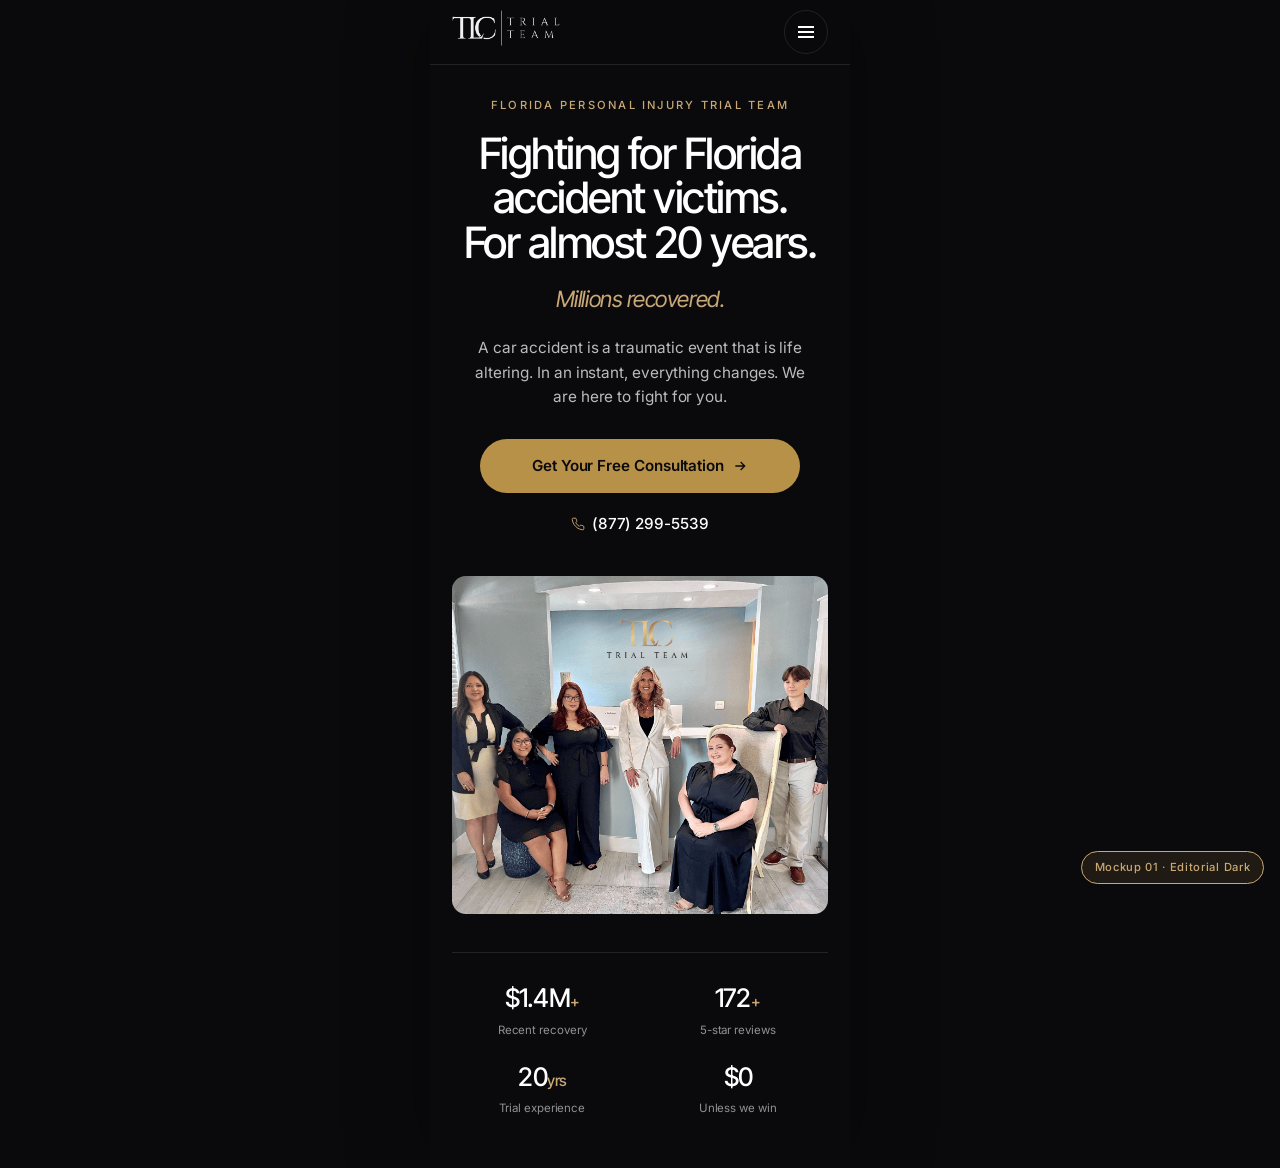
<file: mockups/mockup-1.html>
<!DOCTYPE html>
<html lang="en">
<head>
<meta charset="UTF-8">
<meta name="viewport" content="width=device-width, initial-scale=1.0">
<meta name="theme-color" content="#0A0A0C">
<title>Mockup 01 — Editorial Dark · TLC Trial Team</title>
<link rel="preconnect" href="https://fonts.googleapis.com">
<link rel="preconnect" href="https://fonts.gstatic.com" crossorigin>
<link rel="stylesheet" href="https://fonts.googleapis.com/css2?family=Inter:wght@300;400;500;600;700&family=Inter+Tight:wght@400;500;600;700&display=swap">
<style>
  :root {
    --dark: #0A0A0C;
    --dark-2: #131316;
    --dark-line: rgba(247, 242, 232, 0.10);
    --white: #FFFFFF;
    --gold: #C9A876;
    --gold-2: #B89149;
    --sans: 'Inter', system-ui, sans-serif;
    --display: 'Inter Tight', 'Inter', sans-serif;
  }
  * { box-sizing: border-box; margin: 0; padding: 0; }
  body {
    font-family: var(--sans);
    background: var(--dark);
    color: var(--white);
    -webkit-font-smoothing: antialiased;
    line-height: 1.6;
    letter-spacing: -0.005em;
  }

  /* HEADER */
  .hdr {
    position: sticky; top: 0; z-index: 50;
    background: rgba(10, 10, 12, 0.85);
    backdrop-filter: saturate(180%) blur(14px);
    -webkit-backdrop-filter: saturate(180%) blur(14px);
    border-bottom: 1px solid var(--dark-line);
  }
  .hdr-row {
    display: flex;
    align-items: center;
    justify-content: space-between;
    padding: 1rem 1.4rem;
    height: 64px;
  }
  .brand img {
    height: 36px;
    width: auto;
    filter: brightness(0) invert(1) opacity(0.94);
  }
  .burger {
    width: 44px; height: 44px;
    border-radius: 999px;
    border: 1px solid var(--dark-line);
    background: transparent;
    display: grid; place-items: center;
    cursor: pointer;
  }
  .burger span,
  .burger span::before,
  .burger span::after {
    content: "";
    display: block;
    width: 16px; height: 1.5px;
    background: var(--white);
    position: relative;
  }
  .burger span::before { position: absolute; left: 0; top: -5px; }
  .burger span::after { position: absolute; left: 0; top: 5px; }

  /* HERO — text first close to header, photo below CTAs, stats last */
  .hero { padding: 1.6rem 1.4rem 3rem; }

  .hero-copy { text-align: center; }

  .kicker {
    display: inline-block;
    font-size: 0.7rem;
    font-weight: 500;
    letter-spacing: 0.2em;
    text-transform: uppercase;
    color: var(--gold);
    margin-bottom: 1rem;
  }

  h1 {
    font-family: var(--display);
    font-weight: 500;
    font-size: clamp(2.2rem, 8.5vw, 2.7rem);
    line-height: 1.04;
    letter-spacing: -0.035em;
    color: var(--white);
    margin: 0 auto 1rem;
    max-width: 18ch;
  }
  h1 .l2 { display: block; }

  .sub-accent {
    font-family: var(--display);
    font-style: italic;
    font-weight: 400;
    font-size: 1.4rem;
    color: var(--gold);
    margin-bottom: 1.2rem;
    letter-spacing: -0.02em;
  }

  .lede {
    font-size: 0.96rem;
    line-height: 1.6;
    color: rgba(255, 255, 255, 0.72);
    margin: 0 auto 1.8rem;
    max-width: 34ch;
  }

  .cta {
    display: flex;
    flex-direction: column;
    align-items: center;
    gap: 0.7rem;
    margin-bottom: 2rem;
  }
  .btn-primary {
    display: inline-flex;
    align-items: center;
    justify-content: center;
    gap: 0.5rem;
    width: 100%;
    max-width: 320px;
    height: 54px;
    padding: 0 1.6rem;
    background: var(--gold-2);
    color: var(--dark);
    border-radius: 999px;
    font-size: 0.95rem;
    font-weight: 600;
    letter-spacing: -0.005em;
    text-decoration: none;
    transition: background 200ms ease;
  }
  .btn-primary:hover { background: var(--gold); }
  .btn-primary svg { width: 16px; height: 16px; }

  .btn-phone {
    display: inline-flex;
    align-items: center;
    gap: 0.4rem;
    font-size: 0.95rem;
    font-weight: 500;
    color: var(--white);
    text-decoration: none;
    padding: 0.5rem 0;
  }
  .btn-phone svg { width: 14px; height: 14px; color: var(--gold); }

  /* PHOTO — moved BELOW the CTAs */
  .photo {
    border-radius: 14px;
    overflow: hidden;
    aspect-ratio: 4 / 3.6;
    background: var(--dark-2);
    margin: 0 auto 2.4rem;
    max-width: 100%;
  }
  .photo img {
    width: 100%; height: 100%;
    object-fit: cover;
    object-position: center 22%;
    display: block;
  }

  /* STATS — 2x2 grid */
  .stats {
    display: grid;
    grid-template-columns: 1fr 1fr;
    gap: 1.4rem 1rem;
    padding-top: 2rem;
    border-top: 1px solid var(--dark-line);
    max-width: 380px;
    margin: 0 auto;
  }
  .stat { text-align: center; }
  .stat-fig {
    display: block;
    font-family: var(--display);
    font-weight: 500;
    font-size: 1.6rem;
    line-height: 1;
    letter-spacing: -0.03em;
    color: var(--white);
    margin-bottom: 0.3rem;
  }
  .stat-fig em {
    font-style: normal;
    font-size: 0.6em;
    color: var(--gold);
    margin-left: 0.04em;
    font-weight: 500;
  }
  .stat-label {
    font-size: 0.72rem;
    color: rgba(255, 255, 255, 0.55);
    letter-spacing: -0.005em;
  }

  .mockup-tag {
    position: fixed;
    bottom: 1rem; right: 1rem;
    background: rgba(184, 145, 73, 0.12);
    border: 1px solid var(--gold);
    border-radius: 999px;
    padding: 0.4rem 0.8rem;
    font-size: 0.7rem;
    font-weight: 500;
    color: var(--gold);
    letter-spacing: 0.06em;
    z-index: 100;
  }

  @media (min-width: 480px) {
    body {
      max-width: 420px;
      margin: 0 auto;
      box-shadow: 0 0 80px rgba(0,0,0,0.3);
    }
  }
</style>
</head>
<body>

<header class="hdr">
  <div class="hdr-row">
    <a href="#" class="brand"><img src="../assets/img/tlc-logo-horz.png" alt="TLC Trial Team"></a>
    <button class="burger" aria-label="Menu"><span></span></button>
  </div>
</header>

<section class="hero">
  <div class="hero-copy">
    <span class="kicker">Florida Personal Injury Trial Team</span>
    <h1>Fighting for Florida accident victims.<span class="l2">For almost 20 years.</span></h1>
    <div class="sub-accent">Millions recovered.</div>
    <p class="lede">A car accident is a traumatic event that is life altering. In an instant, everything changes. We are here to fight for you.</p>

    <div class="cta">
      <a href="#contact" class="btn-primary">
        Get Your Free Consultation
        <svg viewBox="0 0 24 24" fill="none" stroke="currentColor" stroke-width="2"><path d="M5 12h14M13 6l6 6-6 6"/></svg>
      </a>
      <a href="tel:+18772995539" class="btn-phone">
        <svg viewBox="0 0 24 24" fill="none" stroke="currentColor" stroke-width="1.6"><path d="M22 16.92v3a2 2 0 01-2.18 2 19.79 19.79 0 01-8.63-3.07 19.5 19.5 0 01-6-6 19.79 19.79 0 01-3.07-8.67A2 2 0 014.11 2h3a2 2 0 012 1.72 12.84 12.84 0 00.7 2.81 2 2 0 01-.45 2.11L8.09 9.91a16 16 0 006 6l1.27-1.27a2 2 0 012.11-.45 12.84 12.84 0 002.81.7A2 2 0 0122 16.92z"/></svg>
        (877) 299-5539
      </a>
    </div>
  </div>

  <div class="photo">
    <img src="../assets/img/tania-clark.png" alt="The TLC Trial Team">
  </div>

  <div class="stats">
    <div class="stat">
      <span class="stat-fig">$1.4M<em>+</em></span>
      <span class="stat-label">Recent recovery</span>
    </div>
    <div class="stat">
      <span class="stat-fig">172<em>+</em></span>
      <span class="stat-label">5-star reviews</span>
    </div>
    <div class="stat">
      <span class="stat-fig">20<em>yrs</em></span>
      <span class="stat-label">Trial experience</span>
    </div>
    <div class="stat">
      <span class="stat-fig">$0</span>
      <span class="stat-label">Unless we win</span>
    </div>
  </div>
</section>

<div class="mockup-tag">Mockup 01 · Editorial Dark</div>
</body>
</html>
</file>
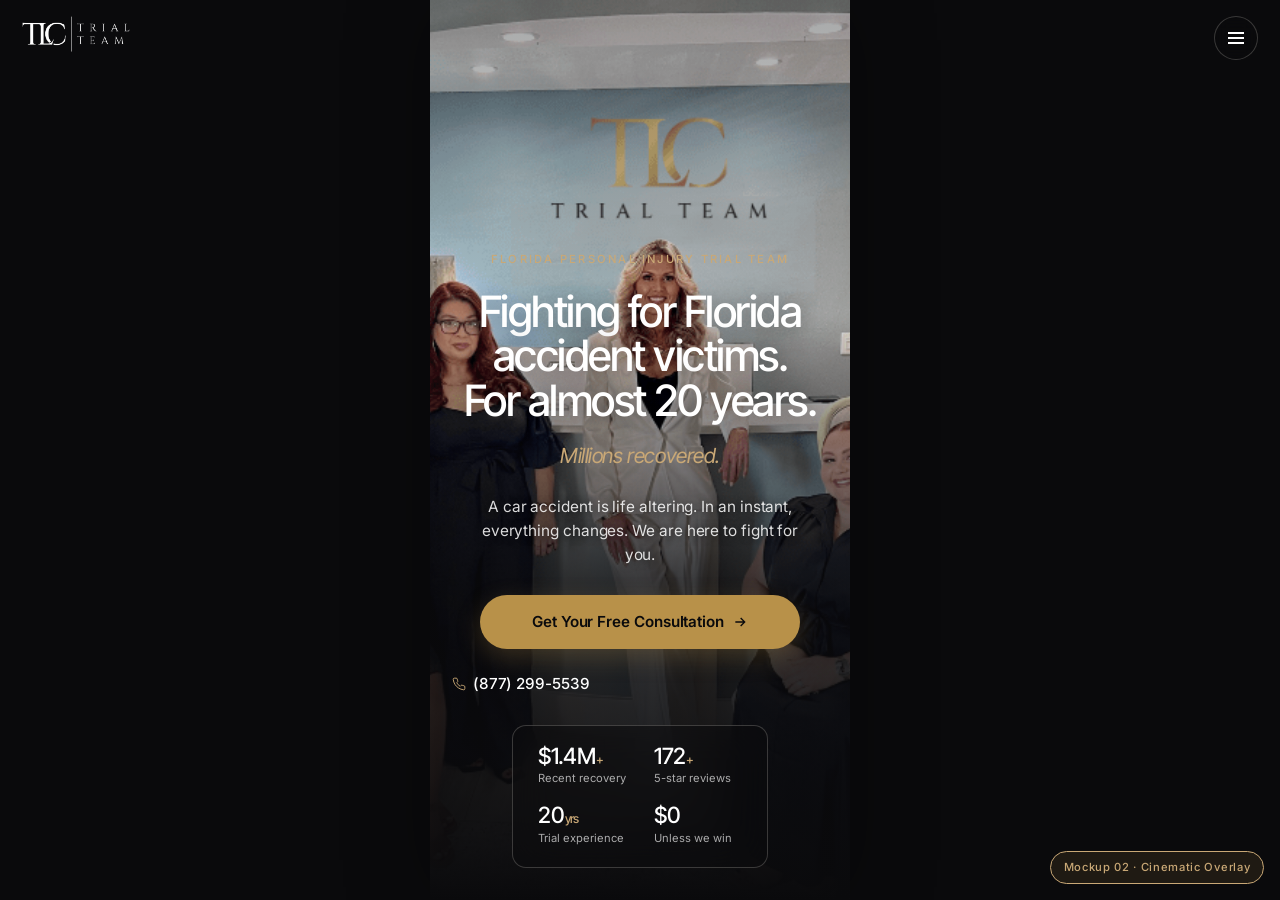
<file: mockups/mockup-2.html>
<!DOCTYPE html>
<html lang="en">
<head>
<meta charset="UTF-8">
<meta name="viewport" content="width=device-width, initial-scale=1.0">
<meta name="theme-color" content="#0A0A0C">
<title>Mockup 02 — Cinematic Overlay · TLC Trial Team</title>
<link rel="preconnect" href="https://fonts.googleapis.com">
<link rel="preconnect" href="https://fonts.gstatic.com" crossorigin>
<link rel="stylesheet" href="https://fonts.googleapis.com/css2?family=Inter:wght@300;400;500;600;700&family=Inter+Tight:wght@400;500;600;700&display=swap">
<style>
  :root {
    --dark: #0A0A0C;
    --dark-2: #131316;
    --dark-line: rgba(247, 242, 232, 0.10);
    --dark-line-2: rgba(247, 242, 232, 0.20);
    --white: #FFFFFF;
    --gold: #C9A876;
    --gold-2: #B89149;
    --sans: 'Inter', system-ui, sans-serif;
    --display: 'Inter Tight', 'Inter', sans-serif;
  }
  * { box-sizing: border-box; margin: 0; padding: 0; }
  body {
    font-family: var(--sans);
    background: var(--dark);
    color: var(--white);
    -webkit-font-smoothing: antialiased;
    line-height: 1.6;
    letter-spacing: -0.005em;
  }

  /* HEADER */
  .hdr {
    position: fixed;
    top: 0; left: 0; right: 0;
    z-index: 50;
    padding: 1rem 1.4rem;
    display: flex;
    align-items: center;
    justify-content: space-between;
  }
  .brand img {
    height: 36px;
    filter: brightness(0) invert(1);
  }
  .burger {
    width: 44px; height: 44px;
    border-radius: 999px;
    border: 1px solid var(--dark-line-2);
    background: rgba(10, 10, 12, 0.5);
    backdrop-filter: blur(8px);
    -webkit-backdrop-filter: blur(8px);
    display: grid; place-items: center;
    cursor: pointer;
  }
  .burger span,
  .burger span::before,
  .burger span::after {
    content: "";
    display: block;
    width: 16px; height: 1.5px;
    background: var(--white);
    position: relative;
  }
  .burger span::before { position: absolute; left: 0; top: -5px; }
  .burger span::after { position: absolute; left: 0; top: 5px; }

  /* HERO — photo as full section bg with dark gradient overlay */
  .hero {
    position: relative;
    min-height: 100vh;
    overflow: hidden;
    background: var(--dark);
  }
  .hero-bg {
    position: absolute;
    inset: 0;
    z-index: 0;
  }
  .hero-bg img {
    width: 100%; height: 100%;
    object-fit: cover;
    object-position: center 20%;
  }
  /* Heavy dark gradient at bottom for text readability */
  .hero-bg::after {
    content: "";
    position: absolute;
    inset: 0;
    background: linear-gradient(180deg,
      rgba(10, 10, 12, 0.35) 0%,
      rgba(10, 10, 12, 0.15) 35%,
      rgba(10, 10, 12, 0.80) 65%,
      var(--dark) 100%);
  }

  .hero-content {
    position: relative;
    z-index: 1;
    min-height: 100vh;
    display: flex;
    flex-direction: column;
    justify-content: flex-end;
    padding: 6rem 1.4rem 2rem;
    text-align: center;
  }

  .kicker {
    display: inline-block;
    font-size: 0.7rem;
    font-weight: 500;
    letter-spacing: 0.2em;
    text-transform: uppercase;
    color: var(--gold);
    margin-bottom: 1.2rem;
  }

  h1 {
    font-family: var(--display);
    font-weight: 500;
    font-size: clamp(2.2rem, 8.5vw, 2.7rem);
    line-height: 1.04;
    letter-spacing: -0.035em;
    color: var(--white);
    margin: 0 auto 1rem;
    max-width: 18ch;
    text-shadow: 0 2px 24px rgba(0,0,0,0.5);
  }
  h1 .l2 { display: block; }

  .sub-accent {
    font-family: var(--display);
    font-style: italic;
    font-weight: 400;
    font-size: 1.3rem;
    color: var(--gold);
    margin-bottom: 1.4rem;
    letter-spacing: -0.02em;
  }

  .lede {
    font-size: 0.96rem;
    line-height: 1.55;
    color: rgba(255, 255, 255, 0.85);
    margin: 0 auto 1.8rem;
    max-width: 34ch;
    text-shadow: 0 1px 8px rgba(0,0,0,0.6);
  }

  .btn-primary {
    display: inline-flex;
    align-items: center;
    justify-content: center;
    gap: 0.5rem;
    width: 100%;
    max-width: 320px;
    height: 54px;
    margin: 0 auto 1rem;
    padding: 0 1.6rem;
    background: var(--gold-2);
    color: var(--dark);
    border-radius: 999px;
    font-size: 0.95rem;
    font-weight: 600;
    letter-spacing: -0.005em;
    text-decoration: none;
    transition: background 200ms ease;
    box-shadow: 0 8px 24px rgba(184, 145, 73, 0.25);
  }
  .btn-primary svg { width: 16px; height: 16px; }

  .btn-phone {
    display: inline-flex;
    align-items: center;
    gap: 0.4rem;
    font-size: 0.95rem;
    font-weight: 500;
    color: var(--white);
    text-decoration: none;
    padding: 0.4rem 0;
    margin-bottom: 1.4rem;
  }
  .btn-phone svg { width: 14px; height: 14px; color: var(--gold); }

  /* STATS — glass card 2x2 */
  .stats {
    display: grid;
    grid-template-columns: 1fr 1fr;
    gap: 1rem;
    padding: 1.2rem 1.2rem;
    background: rgba(10, 10, 12, 0.5);
    backdrop-filter: blur(20px);
    -webkit-backdrop-filter: blur(20px);
    border: 1px solid var(--dark-line-2);
    border-radius: 14px;
    max-width: 380px;
    margin: 0 auto;
  }
  .stat {
    display: flex;
    flex-direction: column;
    gap: 0.2rem;
    text-align: left;
    padding: 0 0.4rem;
  }
  .stat-fig {
    font-family: var(--display);
    font-weight: 500;
    font-size: 1.4rem;
    line-height: 1;
    letter-spacing: -0.03em;
    color: var(--white);
  }
  .stat-fig em {
    font-style: normal;
    font-size: 0.55em;
    color: var(--gold);
    margin-left: 0.04em;
    font-weight: 500;
  }
  .stat-label {
    font-size: 0.7rem;
    color: rgba(255, 255, 255, 0.65);
    letter-spacing: -0.005em;
  }

  .mockup-tag {
    position: fixed;
    bottom: 1rem; right: 1rem;
    background: rgba(184, 145, 73, 0.12);
    border: 1px solid var(--gold);
    border-radius: 999px;
    padding: 0.4rem 0.8rem;
    font-size: 0.7rem;
    font-weight: 500;
    color: var(--gold);
    letter-spacing: 0.06em;
    z-index: 100;
  }

  @media (min-width: 480px) {
    body {
      max-width: 420px;
      margin: 0 auto;
      box-shadow: 0 0 80px rgba(0,0,0,0.3);
    }
  }
</style>
</head>
<body>

<header class="hdr">
  <a href="#" class="brand"><img src="../assets/img/tlc-logo-horz.png" alt="TLC Trial Team"></a>
  <button class="burger" aria-label="Menu"><span></span></button>
</header>

<section class="hero">
  <div class="hero-bg"><img src="../assets/img/tania-clark.png" alt=""></div>
  <div class="hero-content">
    <span class="kicker">Florida Personal Injury Trial Team</span>
    <h1>Fighting for Florida accident victims.<span class="l2">For almost 20 years.</span></h1>
    <div class="sub-accent">Millions recovered.</div>
    <p class="lede">A car accident is life altering. In an instant, everything changes. We are here to fight for you.</p>

    <a href="#contact" class="btn-primary">
      Get Your Free Consultation
      <svg viewBox="0 0 24 24" fill="none" stroke="currentColor" stroke-width="2"><path d="M5 12h14M13 6l6 6-6 6"/></svg>
    </a>
    <a href="tel:+18772995539" class="btn-phone">
      <svg viewBox="0 0 24 24" fill="none" stroke="currentColor" stroke-width="1.6"><path d="M22 16.92v3a2 2 0 01-2.18 2 19.79 19.79 0 01-8.63-3.07 19.5 19.5 0 01-6-6 19.79 19.79 0 01-3.07-8.67A2 2 0 014.11 2h3a2 2 0 012 1.72 12.84 12.84 0 00.7 2.81 2 2 0 01-.45 2.11L8.09 9.91a16 16 0 006 6l1.27-1.27a2 2 0 012.11-.45 12.84 12.84 0 002.81.7A2 2 0 0122 16.92z"/></svg>
      (877) 299-5539
    </a>

    <div class="stats">
      <div class="stat">
        <span class="stat-fig">$1.4M<em>+</em></span>
        <span class="stat-label">Recent recovery</span>
      </div>
      <div class="stat">
        <span class="stat-fig">172<em>+</em></span>
        <span class="stat-label">5-star reviews</span>
      </div>
      <div class="stat">
        <span class="stat-fig">20<em>yrs</em></span>
        <span class="stat-label">Trial experience</span>
      </div>
      <div class="stat">
        <span class="stat-fig">$0</span>
        <span class="stat-label">Unless we win</span>
      </div>
    </div>
  </div>
</section>

<div class="mockup-tag">Mockup 02 · Cinematic Overlay</div>
</body>
</html>
</file>
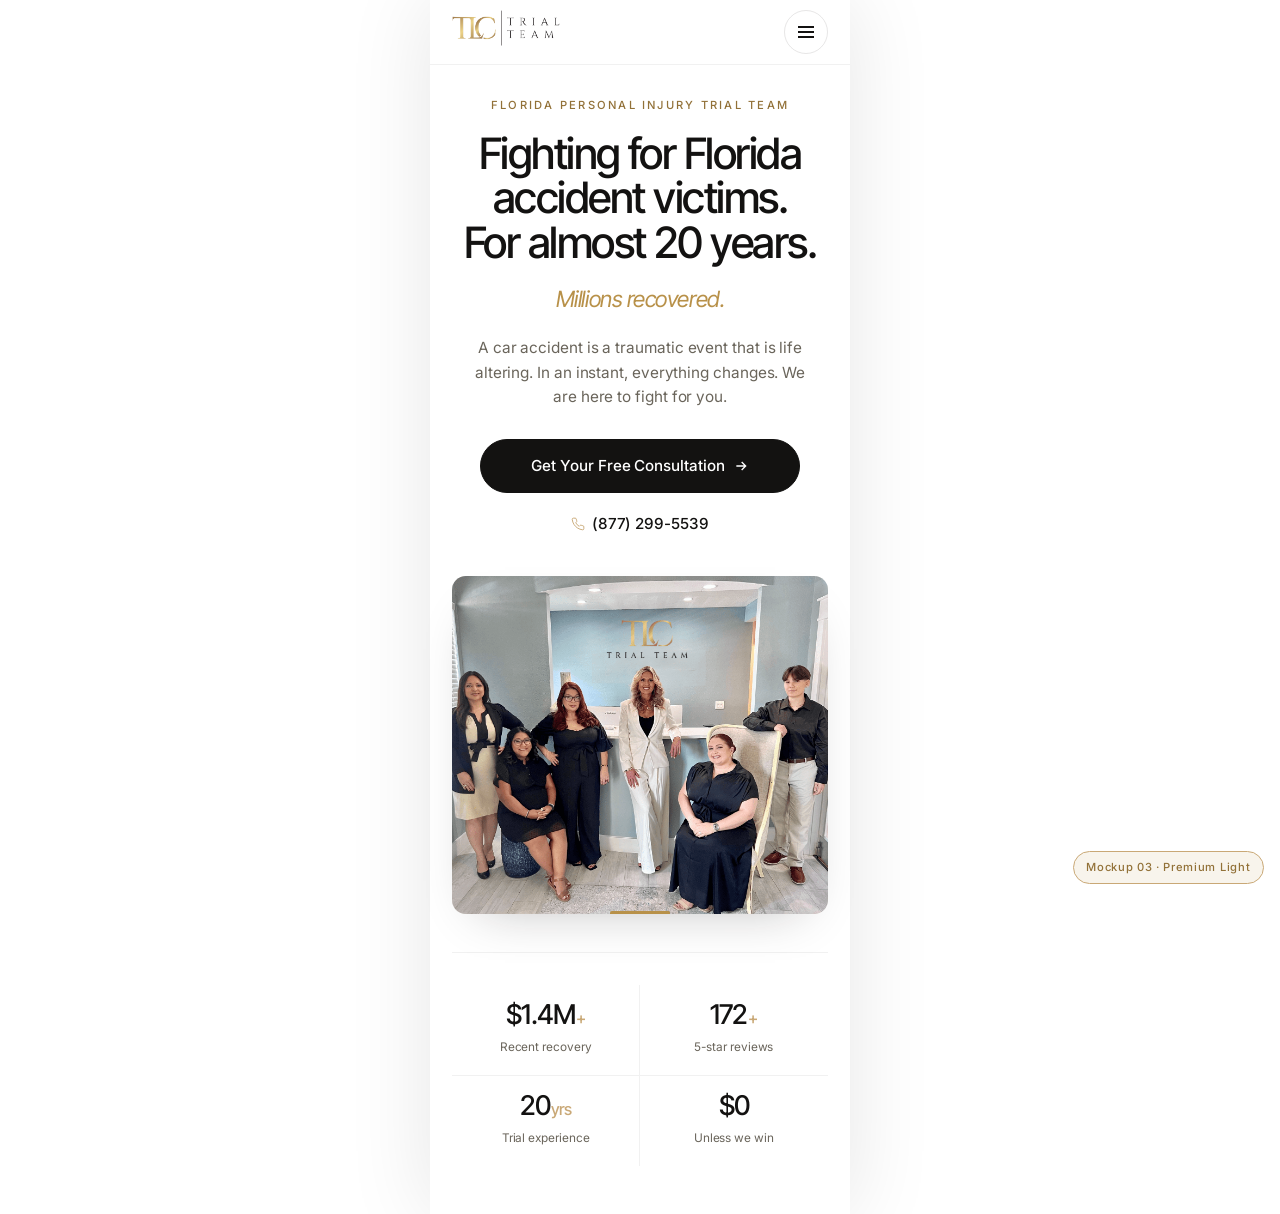
<file: mockups/mockup-3.html>
<!DOCTYPE html>
<html lang="en">
<head>
<meta charset="UTF-8">
<meta name="viewport" content="width=device-width, initial-scale=1.0">
<meta name="theme-color" content="#FFFFFF">
<title>Mockup 03 — Premium Light · TLC Trial Team</title>
<link rel="preconnect" href="https://fonts.googleapis.com">
<link rel="preconnect" href="https://fonts.gstatic.com" crossorigin>
<link rel="stylesheet" href="https://fonts.googleapis.com/css2?family=Inter:wght@300;400;500;600;700&family=Inter+Tight:wght@400;500;600;700&display=swap">
<style>
  :root {
    --white: #FFFFFF;
    --offwhite: #FAFAF8;
    --paper: #F5F2EC;
    --ink: #131211;
    --ink-2: #3E3B36;
    --ink-3: #6A655B;
    --mute: #9A938A;
    --line: rgba(19, 18, 17, 0.10);
    --line-soft: rgba(19, 18, 17, 0.06);
    --gold: #B89149;
    --gold-2: #C9A876;
    --gold-deep: #927138;
    --dark: #0A0A0C;
    --sans: 'Inter', system-ui, sans-serif;
    --display: 'Inter Tight', 'Inter', sans-serif;
  }
  * { box-sizing: border-box; margin: 0; padding: 0; }
  body {
    font-family: var(--sans);
    background: var(--white);
    color: var(--ink-2);
    -webkit-font-smoothing: antialiased;
    line-height: 1.6;
    letter-spacing: -0.005em;
  }

  /* HEADER */
  .hdr {
    position: sticky; top: 0; z-index: 50;
    background: rgba(255, 255, 255, 0.82);
    backdrop-filter: saturate(180%) blur(14px);
    -webkit-backdrop-filter: saturate(180%) blur(14px);
    border-bottom: 1px solid var(--line-soft);
  }
  .hdr-row {
    display: flex;
    align-items: center;
    justify-content: space-between;
    padding: 1rem 1.4rem;
    height: 64px;
  }
  .brand img { height: 36px; }
  .burger {
    width: 44px; height: 44px;
    border-radius: 999px;
    border: 1px solid var(--line);
    background: transparent;
    display: grid; place-items: center;
    cursor: pointer;
  }
  .burger span,
  .burger span::before,
  .burger span::after {
    content: "";
    display: block;
    width: 16px; height: 1.5px;
    background: var(--ink);
    position: relative;
  }
  .burger span::before { position: absolute; left: 0; top: -5px; }
  .burger span::after { position: absolute; left: 0; top: 5px; }

  /* HERO — text first close to header, photo below CTAs */
  .hero { padding: 1.6rem 1.4rem 3rem; }

  .hero-copy { text-align: center; }

  .kicker {
    display: inline-block;
    font-size: 0.7rem;
    font-weight: 500;
    letter-spacing: 0.2em;
    text-transform: uppercase;
    color: var(--gold-deep);
    margin-bottom: 1rem;
  }

  h1 {
    font-family: var(--display);
    font-weight: 500;
    font-size: clamp(2.2rem, 8.5vw, 2.7rem);
    line-height: 1.04;
    letter-spacing: -0.035em;
    color: var(--ink);
    margin: 0 auto 1rem;
    max-width: 18ch;
  }
  h1 .l2 { display: block; }

  .sub-accent {
    font-family: var(--display);
    font-style: italic;
    font-weight: 400;
    font-size: 1.4rem;
    color: var(--gold);
    margin-bottom: 1.2rem;
    letter-spacing: -0.02em;
  }

  .lede {
    font-size: 0.96rem;
    line-height: 1.6;
    color: var(--ink-3);
    margin: 0 auto 1.8rem;
    max-width: 34ch;
  }

  .cta {
    display: flex;
    flex-direction: column;
    align-items: center;
    gap: 0.7rem;
    margin-bottom: 2rem;
  }
  .btn-primary {
    display: inline-flex;
    align-items: center;
    justify-content: center;
    gap: 0.5rem;
    width: 100%;
    max-width: 320px;
    height: 54px;
    padding: 0 1.6rem;
    background: var(--ink);
    color: var(--white);
    border-radius: 999px;
    font-size: 0.95rem;
    font-weight: 500;
    letter-spacing: -0.005em;
    text-decoration: none;
    transition: background 200ms ease;
    border: 1px solid var(--ink);
  }
  .btn-primary:hover { background: transparent; color: var(--ink); }
  .btn-primary svg { width: 16px; height: 16px; }

  .btn-phone {
    display: inline-flex;
    align-items: center;
    gap: 0.4rem;
    font-size: 0.95rem;
    font-weight: 500;
    color: var(--ink);
    text-decoration: none;
    padding: 0.5rem 0;
  }
  .btn-phone svg { width: 14px; height: 14px; color: var(--gold-2); }

  /* PHOTO — moved BELOW the CTAs */
  .photo {
    position: relative;
    border-radius: 14px;
    overflow: hidden;
    aspect-ratio: 4 / 3.6;
    background: var(--paper);
    margin: 0 auto 2.4rem;
    max-width: 100%;
    box-shadow: 0 20px 50px -28px rgba(19, 18, 17, 0.30);
  }
  .photo img {
    width: 100%; height: 100%;
    object-fit: cover;
    object-position: center 22%;
    display: block;
  }
  .photo::after {
    content: "";
    position: absolute;
    left: 50%; bottom: 0;
    transform: translateX(-50%);
    width: 60px; height: 3px;
    background: var(--gold);
    border-radius: 2px 2px 0 0;
  }

  /* STATS — 2x2 with hairline dividers */
  .stats {
    display: grid;
    grid-template-columns: 1fr 1fr;
    gap: 0;
    padding-top: 2rem;
    border-top: 1px solid var(--line-soft);
    max-width: 380px;
    margin: 0 auto;
  }
  .stat {
    text-align: center;
    padding: 1rem 0.6rem;
    border-bottom: 1px solid var(--line-soft);
  }
  .stat:nth-child(odd) { border-right: 1px solid var(--line-soft); }
  .stat:nth-last-child(-n+2) { border-bottom: 0; }

  .stat-fig {
    display: block;
    font-family: var(--display);
    font-weight: 500;
    font-size: 1.7rem;
    line-height: 1;
    letter-spacing: -0.03em;
    color: var(--ink);
    margin-bottom: 0.3rem;
  }
  .stat-fig em {
    font-style: normal;
    font-size: 0.6em;
    color: var(--gold-2);
    margin-left: 0.04em;
    font-weight: 500;
  }
  .stat-label {
    font-size: 0.74rem;
    color: var(--ink-3);
    letter-spacing: -0.005em;
  }

  .mockup-tag {
    position: fixed;
    bottom: 1rem; right: 1rem;
    background: rgba(184, 145, 73, 0.10);
    border: 1px solid var(--gold-2);
    border-radius: 999px;
    padding: 0.4rem 0.8rem;
    font-size: 0.7rem;
    font-weight: 500;
    color: var(--gold-deep);
    letter-spacing: 0.06em;
    z-index: 100;
  }

  @media (min-width: 480px) {
    body {
      max-width: 420px;
      margin: 0 auto;
      box-shadow: 0 0 80px rgba(0,0,0,0.1);
      background: var(--white);
      min-height: 100vh;
    }
  }
</style>
</head>
<body>

<header class="hdr">
  <div class="hdr-row">
    <a href="#" class="brand"><img src="../assets/img/tlc-logo-horz.png" alt="TLC Trial Team"></a>
    <button class="burger" aria-label="Menu"><span></span></button>
  </div>
</header>

<section class="hero">
  <div class="hero-copy">
    <span class="kicker">Florida Personal Injury Trial Team</span>
    <h1>Fighting for Florida accident victims.<span class="l2">For almost 20 years.</span></h1>
    <div class="sub-accent">Millions recovered.</div>
    <p class="lede">A car accident is a traumatic event that is life altering. In an instant, everything changes. We are here to fight for you.</p>

    <div class="cta">
      <a href="#contact" class="btn-primary">
        Get Your Free Consultation
        <svg viewBox="0 0 24 24" fill="none" stroke="currentColor" stroke-width="2"><path d="M5 12h14M13 6l6 6-6 6"/></svg>
      </a>
      <a href="tel:+18772995539" class="btn-phone">
        <svg viewBox="0 0 24 24" fill="none" stroke="currentColor" stroke-width="1.6"><path d="M22 16.92v3a2 2 0 01-2.18 2 19.79 19.79 0 01-8.63-3.07 19.5 19.5 0 01-6-6 19.79 19.79 0 01-3.07-8.67A2 2 0 014.11 2h3a2 2 0 012 1.72 12.84 12.84 0 00.7 2.81 2 2 0 01-.45 2.11L8.09 9.91a16 16 0 006 6l1.27-1.27a2 2 0 012.11-.45 12.84 12.84 0 002.81.7A2 2 0 0122 16.92z"/></svg>
        (877) 299-5539
      </a>
    </div>
  </div>

  <div class="photo">
    <img src="../assets/img/tania-clark.png" alt="The TLC Trial Team">
  </div>

  <div class="stats">
    <div class="stat">
      <span class="stat-fig">$1.4M<em>+</em></span>
      <span class="stat-label">Recent recovery</span>
    </div>
    <div class="stat">
      <span class="stat-fig">172<em>+</em></span>
      <span class="stat-label">5-star reviews</span>
    </div>
    <div class="stat">
      <span class="stat-fig">20<em>yrs</em></span>
      <span class="stat-label">Trial experience</span>
    </div>
    <div class="stat">
      <span class="stat-fig">$0</span>
      <span class="stat-label">Unless we win</span>
    </div>
  </div>
</section>

<div class="mockup-tag">Mockup 03 · Premium Light</div>
</body>
</html>
</file>
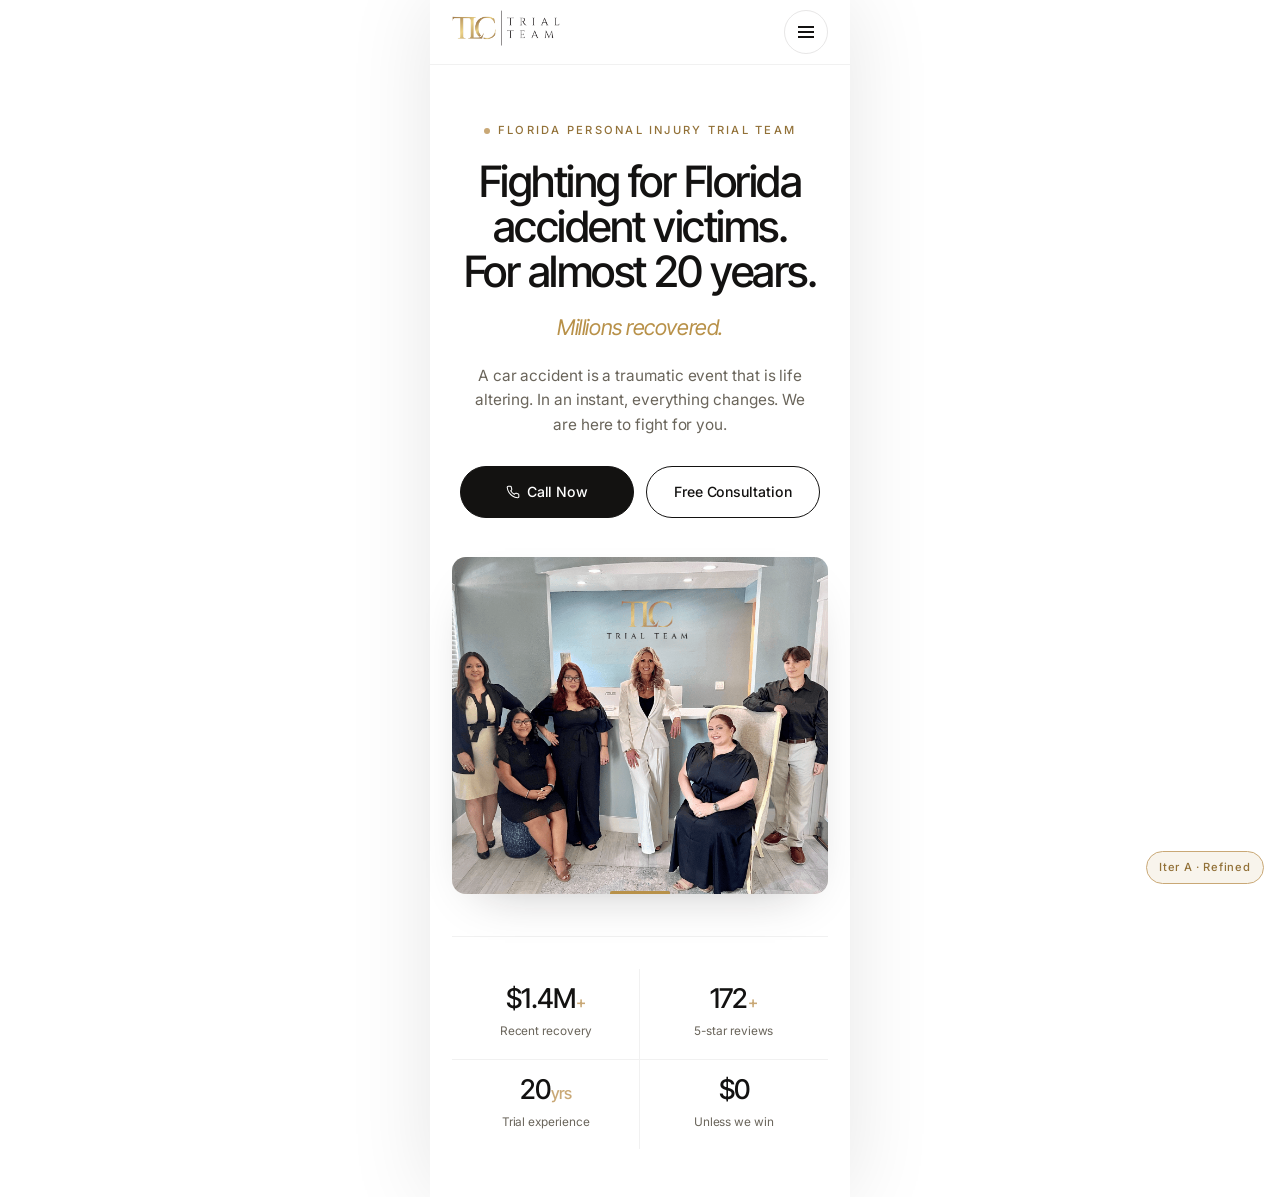
<file: mockups/v3-a.html>
<!DOCTYPE html>
<html lang="en">
<head>
<meta charset="UTF-8">
<meta name="viewport" content="width=device-width, initial-scale=1.0">
<meta name="theme-color" content="#FFFFFF">
<title>Iteration A — Premium Light Refined · TLC Trial Team</title>
<link rel="preconnect" href="https://fonts.googleapis.com">
<link rel="preconnect" href="https://fonts.gstatic.com" crossorigin>
<link rel="stylesheet" href="https://fonts.googleapis.com/css2?family=Inter:wght@300;400;500;600;700&family=Inter+Tight:wght@400;500;600;700&display=swap">
<style>
  :root {
    --white: #FFFFFF;
    --offwhite: #FAFAF8;
    --paper: #F5F2EC;
    --ink: #131211;
    --ink-2: #3E3B36;
    --ink-3: #6A655B;
    --mute: #9A938A;
    --line: rgba(19, 18, 17, 0.10);
    --line-soft: rgba(19, 18, 17, 0.06);
    --gold: #B89149;
    --gold-2: #C9A876;
    --gold-deep: #927138;
    --dark: #0A0A0C;
    --sans: 'Inter', system-ui, sans-serif;
    --display: 'Inter Tight', 'Inter', sans-serif;
  }
  * { box-sizing: border-box; margin: 0; padding: 0; }
  body {
    font-family: var(--sans);
    background: var(--white);
    color: var(--ink-2);
    -webkit-font-smoothing: antialiased;
    line-height: 1.6;
    letter-spacing: -0.005em;
  }

  /* HEADER */
  .hdr {
    position: sticky; top: 0; z-index: 50;
    background: rgba(255, 255, 255, 0.82);
    backdrop-filter: saturate(180%) blur(14px);
    -webkit-backdrop-filter: saturate(180%) blur(14px);
    border-bottom: 1px solid var(--line-soft);
  }
  .hdr-row {
    display: flex;
    align-items: center;
    justify-content: space-between;
    padding: 1rem 1.4rem;
    height: 64px;
  }
  .brand img { height: 36px; }
  .burger {
    width: 44px; height: 44px;
    border-radius: 999px;
    border: 1px solid var(--line);
    background: transparent;
    display: grid; place-items: center;
    cursor: pointer;
  }
  .burger span,
  .burger span::before,
  .burger span::after {
    content: "";
    display: block;
    width: 16px; height: 1.5px;
    background: var(--ink);
    position: relative;
  }
  .burger span::before { position: absolute; left: 0; top: -5px; }
  .burger span::after { position: absolute; left: 0; top: 5px; }

  /* HERO — more breathing room above kicker */
  .hero { padding: 3.2rem 1.4rem 3rem; }

  .hero-copy { text-align: center; }

  /* Kicker with subtle gold dot prefix */
  .kicker {
    display: inline-flex;
    align-items: center;
    gap: 0.5rem;
    font-size: 0.7rem;
    font-weight: 500;
    letter-spacing: 0.2em;
    text-transform: uppercase;
    color: var(--gold-deep);
    margin-bottom: 1.2rem;
  }
  .kicker::before {
    content: "";
    width: 6px; height: 6px;
    background: var(--gold-2);
    border-radius: 50%;
  }

  h1 {
    font-family: var(--display);
    font-weight: 500;
    font-size: clamp(2.2rem, 8.5vw, 2.7rem);
    line-height: 1.04;
    letter-spacing: -0.035em;
    color: var(--ink);
    margin: 0 auto 1rem;
    max-width: 18ch;
  }
  h1 .l2 { display: block; }

  .sub-accent {
    font-family: var(--display);
    font-style: italic;
    font-weight: 400;
    font-size: 1.35rem;
    color: var(--gold);
    margin-bottom: 1.2rem;
    letter-spacing: -0.02em;
  }

  .lede {
    font-size: 0.96rem;
    line-height: 1.6;
    color: var(--ink-3);
    margin: 0 auto 1.8rem;
    max-width: 34ch;
  }

  /* TWO BUTTONS SIDE BY SIDE — equal width grid */
  .cta-row {
    display: grid;
    grid-template-columns: 1fr 1fr;
    gap: 0.7rem;
    width: 100%;
    max-width: 360px;
    margin: 0 auto 2.4rem;
  }
  .btn {
    display: inline-flex;
    align-items: center;
    justify-content: center;
    gap: 0.4rem;
    height: 52px;
    padding: 0 0.8rem;
    border-radius: 999px;
    font-size: 0.88rem;
    font-weight: 500;
    letter-spacing: -0.005em;
    text-decoration: none;
    transition: all 200ms ease;
    border: 1px solid transparent;
    white-space: nowrap;
  }
  .btn svg { width: 14px; height: 14px; }
  .btn-primary {
    background: var(--ink);
    color: var(--white);
    border-color: var(--ink);
  }
  .btn-primary:hover { background: transparent; color: var(--ink); }
  .btn-outline {
    background: transparent;
    color: var(--ink);
    border-color: var(--ink);
  }
  .btn-outline:hover { background: var(--ink); color: var(--white); }

  /* PHOTO — contained, refined gold underline accent */
  .photo {
    position: relative;
    border-radius: 14px;
    overflow: hidden;
    aspect-ratio: 4 / 3.6;
    background: var(--paper);
    margin: 0 auto 2.6rem;
    max-width: 100%;
    box-shadow: 0 20px 50px -28px rgba(19, 18, 17, 0.30);
  }
  .photo img {
    width: 100%; height: 100%;
    object-fit: cover;
    object-position: center 22%;
    display: block;
  }
  .photo::after {
    content: "";
    position: absolute;
    left: 50%; bottom: 0;
    transform: translateX(-50%);
    width: 60px; height: 3px;
    background: var(--gold);
    border-radius: 2px 2px 0 0;
  }

  /* STATS — 2x2 with hairline dividers */
  .stats {
    display: grid;
    grid-template-columns: 1fr 1fr;
    gap: 0;
    padding-top: 2rem;
    border-top: 1px solid var(--line-soft);
    max-width: 380px;
    margin: 0 auto;
  }
  .stat {
    text-align: center;
    padding: 1rem 0.6rem;
    border-bottom: 1px solid var(--line-soft);
  }
  .stat:nth-child(odd) { border-right: 1px solid var(--line-soft); }
  .stat:nth-last-child(-n+2) { border-bottom: 0; }

  .stat-fig {
    display: block;
    font-family: var(--display);
    font-weight: 500;
    font-size: 1.7rem;
    line-height: 1;
    letter-spacing: -0.03em;
    color: var(--ink);
    margin-bottom: 0.3rem;
  }
  .stat-fig em {
    font-style: normal;
    font-size: 0.6em;
    color: var(--gold-2);
    margin-left: 0.04em;
    font-weight: 500;
  }
  .stat-label {
    font-size: 0.74rem;
    color: var(--ink-3);
    letter-spacing: -0.005em;
  }

  .mockup-tag {
    position: fixed;
    bottom: 1rem; right: 1rem;
    background: rgba(184, 145, 73, 0.10);
    border: 1px solid var(--gold-2);
    border-radius: 999px;
    padding: 0.4rem 0.8rem;
    font-size: 0.7rem;
    font-weight: 500;
    color: var(--gold-deep);
    letter-spacing: 0.06em;
    z-index: 100;
  }

  @media (min-width: 480px) {
    body {
      max-width: 420px;
      margin: 0 auto;
      box-shadow: 0 0 80px rgba(0,0,0,0.1);
      background: var(--white);
      min-height: 100vh;
    }
  }
</style>
</head>
<body>

<header class="hdr">
  <div class="hdr-row">
    <a href="#" class="brand"><img src="../assets/img/tlc-logo-horz.png" alt="TLC Trial Team"></a>
    <button class="burger" aria-label="Menu"><span></span></button>
  </div>
</header>

<section class="hero">
  <div class="hero-copy">
    <span class="kicker">Florida Personal Injury Trial Team</span>
    <h1>Fighting for Florida accident victims.<span class="l2">For almost 20 years.</span></h1>
    <div class="sub-accent">Millions recovered.</div>
    <p class="lede">A car accident is a traumatic event that is life altering. In an instant, everything changes. We are here to fight for you.</p>

    <div class="cta-row">
      <a href="tel:+18772995539" class="btn btn-primary">
        <svg viewBox="0 0 24 24" fill="none" stroke="currentColor" stroke-width="1.8"><path d="M22 16.92v3a2 2 0 01-2.18 2 19.79 19.79 0 01-8.63-3.07 19.5 19.5 0 01-6-6 19.79 19.79 0 01-3.07-8.67A2 2 0 014.11 2h3a2 2 0 012 1.72 12.84 12.84 0 00.7 2.81 2 2 0 01-.45 2.11L8.09 9.91a16 16 0 006 6l1.27-1.27a2 2 0 012.11-.45 12.84 12.84 0 002.81.7A2 2 0 0122 16.92z"/></svg>
        Call Now
      </a>
      <a href="#contact" class="btn btn-outline">
        Free Consultation
      </a>
    </div>
  </div>

  <div class="photo">
    <img src="../assets/img/tania-clark.png" alt="The TLC Trial Team">
  </div>

  <div class="stats">
    <div class="stat">
      <span class="stat-fig">$1.4M<em>+</em></span>
      <span class="stat-label">Recent recovery</span>
    </div>
    <div class="stat">
      <span class="stat-fig">172<em>+</em></span>
      <span class="stat-label">5-star reviews</span>
    </div>
    <div class="stat">
      <span class="stat-fig">20<em>yrs</em></span>
      <span class="stat-label">Trial experience</span>
    </div>
    <div class="stat">
      <span class="stat-fig">$0</span>
      <span class="stat-label">Unless we win</span>
    </div>
  </div>
</section>

<div class="mockup-tag">Iter A · Refined</div>
</body>
</html>
</file>
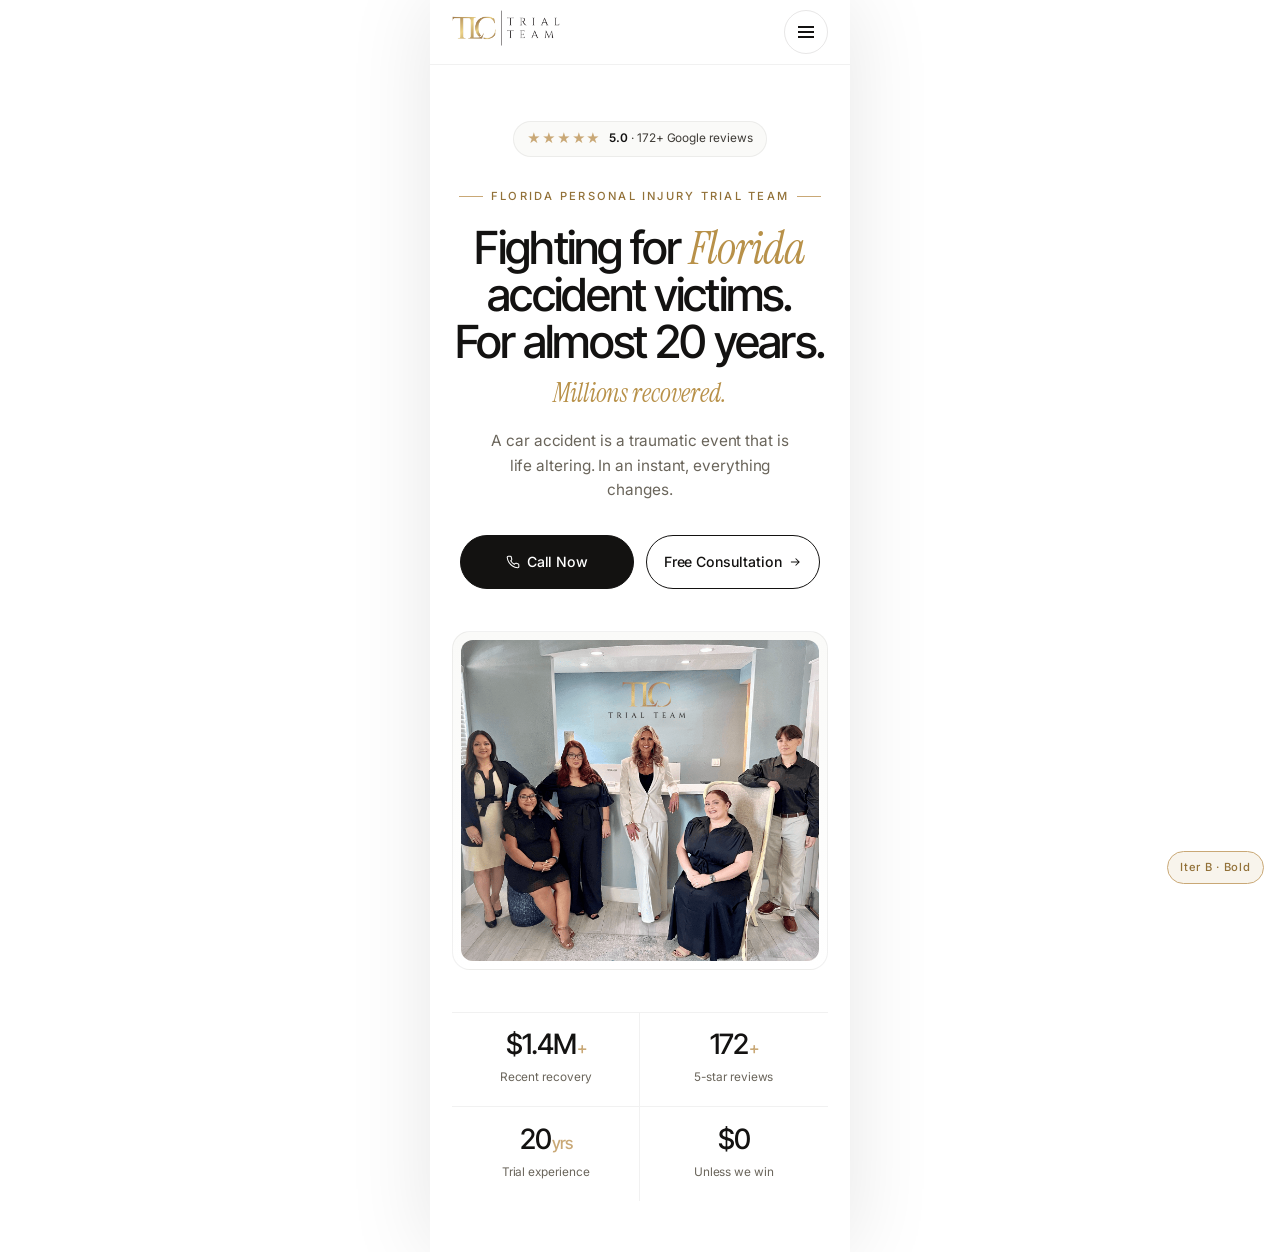
<file: mockups/v3-b.html>
<!DOCTYPE html>
<html lang="en">
<head>
<meta charset="UTF-8">
<meta name="viewport" content="width=device-width, initial-scale=1.0">
<meta name="theme-color" content="#FFFFFF">
<title>Iteration B — Premium Light Bold · TLC Trial Team</title>
<link rel="preconnect" href="https://fonts.googleapis.com">
<link rel="preconnect" href="https://fonts.gstatic.com" crossorigin>
<link rel="stylesheet" href="https://fonts.googleapis.com/css2?family=Inter:wght@300;400;500;600;700&family=Inter+Tight:wght@400;500;600;700&family=Instrument+Serif:ital@0;1&display=swap">
<style>
  :root {
    --white: #FFFFFF;
    --offwhite: #FAFAF8;
    --paper: #F5F2EC;
    --ink: #131211;
    --ink-2: #3E3B36;
    --ink-3: #6A655B;
    --mute: #9A938A;
    --line: rgba(19, 18, 17, 0.10);
    --line-soft: rgba(19, 18, 17, 0.06);
    --gold: #B89149;
    --gold-2: #C9A876;
    --gold-deep: #927138;
    --dark: #0A0A0C;
    --sans: 'Inter', system-ui, sans-serif;
    --display: 'Inter Tight', 'Inter', sans-serif;
    --serif: 'Instrument Serif', Georgia, serif;
  }
  * { box-sizing: border-box; margin: 0; padding: 0; }
  body {
    font-family: var(--sans);
    background: var(--white);
    color: var(--ink-2);
    -webkit-font-smoothing: antialiased;
    line-height: 1.6;
    letter-spacing: -0.005em;
  }

  /* HEADER */
  .hdr {
    position: sticky; top: 0; z-index: 50;
    background: rgba(255, 255, 255, 0.85);
    backdrop-filter: saturate(180%) blur(14px);
    -webkit-backdrop-filter: saturate(180%) blur(14px);
    border-bottom: 1px solid var(--line-soft);
  }
  .hdr-row {
    display: flex;
    align-items: center;
    justify-content: space-between;
    padding: 1rem 1.4rem;
    height: 64px;
  }
  .brand img { height: 36px; }
  .burger {
    width: 44px; height: 44px;
    border-radius: 999px;
    border: 1px solid var(--line);
    background: transparent;
    display: grid; place-items: center;
    cursor: pointer;
  }
  .burger span,
  .burger span::before,
  .burger span::after {
    content: "";
    display: block;
    width: 16px; height: 1.5px;
    background: var(--ink);
    position: relative;
  }
  .burger span::before { position: absolute; left: 0; top: -5px; }
  .burger span::after { position: absolute; left: 0; top: 5px; }

  /* HERO — big breathing room above kicker, distinctive details */
  .hero { padding: 3.5rem 1.4rem 3.2rem; }

  /* Trust signal at top — small, refined */
  .trust-pill {
    display: inline-flex;
    align-items: center;
    gap: 0.5rem;
    padding: 0.4rem 0.85rem;
    background: var(--offwhite);
    border: 1px solid var(--line-soft);
    border-radius: 999px;
    margin-bottom: 1.4rem;
    font-size: 0.74rem;
    color: var(--ink-2);
    letter-spacing: -0.005em;
  }
  .trust-pill .stars { color: var(--gold-2); letter-spacing: 0.06em; font-size: 0.82rem; }
  .trust-pill .num { font-weight: 600; color: var(--ink); }

  .hero-copy { text-align: center; }

  .kicker {
    display: inline-flex;
    align-items: center;
    gap: 0.5rem;
    font-size: 0.7rem;
    font-weight: 500;
    letter-spacing: 0.2em;
    text-transform: uppercase;
    color: var(--gold-deep);
    margin-bottom: 1.2rem;
  }
  .kicker::before {
    content: "";
    width: 24px; height: 1px;
    background: var(--gold-2);
  }
  .kicker::after {
    content: "";
    width: 24px; height: 1px;
    background: var(--gold-2);
  }

  /* H1 with italic serif accent on key word for editorial polish */
  h1 {
    font-family: var(--display);
    font-weight: 500;
    font-size: clamp(2.3rem, 9vw, 2.85rem);
    line-height: 1.02;
    letter-spacing: -0.038em;
    color: var(--ink);
    margin: 0 auto 1rem;
    max-width: 18ch;
  }
  h1 em {
    font-family: var(--serif);
    font-style: italic;
    font-weight: 400;
    color: var(--gold);
    letter-spacing: -0.02em;
  }
  h1 .l2 { display: block; }

  /* Sub-accent: serif italic for editorial feel */
  .sub-accent {
    font-family: var(--serif);
    font-style: italic;
    font-weight: 400;
    font-size: 1.6rem;
    color: var(--gold);
    margin-bottom: 1.4rem;
    letter-spacing: -0.005em;
    line-height: 1;
  }

  .lede {
    font-size: 0.96rem;
    line-height: 1.6;
    color: var(--ink-3);
    margin: 0 auto 2rem;
    max-width: 32ch;
  }

  /* TWO BUTTONS SIDE BY SIDE */
  .cta-row {
    display: grid;
    grid-template-columns: 1fr 1fr;
    gap: 0.7rem;
    width: 100%;
    max-width: 360px;
    margin: 0 auto 2.6rem;
  }
  .btn {
    display: inline-flex;
    align-items: center;
    justify-content: center;
    gap: 0.4rem;
    height: 54px;
    padding: 0 0.8rem;
    border-radius: 999px;
    font-size: 0.88rem;
    font-weight: 500;
    letter-spacing: -0.005em;
    text-decoration: none;
    transition: all 200ms ease;
    border: 1.5px solid transparent;
    white-space: nowrap;
  }
  .btn svg { width: 14px; height: 14px; transition: transform 200ms ease; }
  .btn-primary {
    background: var(--ink);
    color: var(--white);
    border-color: var(--ink);
  }
  .btn-primary:hover { background: transparent; color: var(--ink); }
  .btn-outline {
    background: transparent;
    color: var(--ink);
    border-color: var(--ink);
  }
  .btn-outline:hover { background: var(--gold); border-color: var(--gold); color: var(--ink); }
  .btn-outline:hover svg { transform: translateX(3px); }

  /* PHOTO — contained, with subtle layered details */
  .photo-wrap {
    position: relative;
    margin: 0 auto 2.6rem;
    padding: 0.5rem;
    background: linear-gradient(180deg, var(--offwhite), var(--white));
    border-radius: 18px;
    border: 1px solid var(--line-soft);
    max-width: 100%;
  }
  .photo {
    position: relative;
    border-radius: 12px;
    overflow: hidden;
    aspect-ratio: 4 / 3.6;
    background: var(--paper);
  }
  .photo img {
    width: 100%; height: 100%;
    object-fit: cover;
    object-position: center 22%;
    display: block;
  }
  /* Caption pill below the photo, inside the wrap */
  .photo-cap {
    display: flex;
    align-items: center;
    justify-content: center;
    gap: 0.4rem;
    margin-top: 0.6rem;
    padding: 0.4rem 0.8rem 0.2rem;
    font-size: 0.7rem;
    font-weight: 500;
    letter-spacing: 0.14em;
    text-transform: uppercase;
    color: var(--mute);
  }
  .photo-cap::before, .photo-cap::after {
    content: "";
    flex: 1;
    height: 1px;
    background: var(--line-soft);
  }

  /* STATS — 2x2 refined */
  .stats {
    display: grid;
    grid-template-columns: 1fr 1fr;
    gap: 0;
    border-top: 1px solid var(--line-soft);
    max-width: 380px;
    margin: 0 auto;
  }
  .stat {
    text-align: center;
    padding: 1.1rem 0.6rem;
    border-bottom: 1px solid var(--line-soft);
  }
  .stat:nth-child(odd) { border-right: 1px solid var(--line-soft); }
  .stat:nth-last-child(-n+2) { border-bottom: 0; }

  .stat-fig {
    display: block;
    font-family: var(--display);
    font-weight: 500;
    font-size: 1.75rem;
    line-height: 1;
    letter-spacing: -0.035em;
    color: var(--ink);
    margin-bottom: 0.3rem;
  }
  .stat-fig em {
    font-style: normal;
    font-size: 0.6em;
    color: var(--gold-2);
    margin-left: 0.04em;
    font-weight: 500;
  }
  .stat-label {
    font-size: 0.74rem;
    color: var(--ink-3);
    letter-spacing: -0.005em;
  }

  .mockup-tag {
    position: fixed;
    bottom: 1rem; right: 1rem;
    background: rgba(184, 145, 73, 0.10);
    border: 1px solid var(--gold-2);
    border-radius: 999px;
    padding: 0.4rem 0.8rem;
    font-size: 0.7rem;
    font-weight: 500;
    color: var(--gold-deep);
    letter-spacing: 0.06em;
    z-index: 100;
  }

  @media (min-width: 480px) {
    body {
      max-width: 420px;
      margin: 0 auto;
      box-shadow: 0 0 80px rgba(0,0,0,0.1);
      background: var(--white);
      min-height: 100vh;
    }
  }
</style>
</head>
<body>

<header class="hdr">
  <div class="hdr-row">
    <a href="#" class="brand"><img src="../assets/img/tlc-logo-horz.png" alt="TLC Trial Team"></a>
    <button class="burger" aria-label="Menu"><span></span></button>
  </div>
</header>

<section class="hero">
  <div class="hero-copy">
    <div class="trust-pill">
      <span class="stars">★★★★★</span>
      <span><span class="num">5.0</span> · 172+ Google reviews</span>
    </div>

    <span class="kicker">Florida Personal Injury Trial Team</span>
    <h1>Fighting for <em>Florida</em> accident victims.<span class="l2">For almost 20 years.</span></h1>
    <div class="sub-accent">Millions recovered.</div>
    <p class="lede">A car accident is a traumatic event that is life altering. In an instant, everything changes.</p>

    <div class="cta-row">
      <a href="tel:+18772995539" class="btn btn-primary">
        <svg viewBox="0 0 24 24" fill="none" stroke="currentColor" stroke-width="1.8"><path d="M22 16.92v3a2 2 0 01-2.18 2 19.79 19.79 0 01-8.63-3.07 19.5 19.5 0 01-6-6 19.79 19.79 0 01-3.07-8.67A2 2 0 014.11 2h3a2 2 0 012 1.72 12.84 12.84 0 00.7 2.81 2 2 0 01-.45 2.11L8.09 9.91a16 16 0 006 6l1.27-1.27a2 2 0 012.11-.45 12.84 12.84 0 002.81.7A2 2 0 0122 16.92z"/></svg>
        Call Now
      </a>
      <a href="#contact" class="btn btn-outline">
        Free Consultation
        <svg viewBox="0 0 24 24" fill="none" stroke="currentColor" stroke-width="1.8"><path d="M5 12h14M13 6l6 6-6 6"/></svg>
      </a>
    </div>
  </div>

  <div class="photo-wrap">
    <div class="photo">
      <img src="../assets/img/tania-clark.png" alt="The TLC Trial Team">
    </div>
  </div>

  <div class="stats">
    <div class="stat">
      <span class="stat-fig">$1.4M<em>+</em></span>
      <span class="stat-label">Recent recovery</span>
    </div>
    <div class="stat">
      <span class="stat-fig">172<em>+</em></span>
      <span class="stat-label">5-star reviews</span>
    </div>
    <div class="stat">
      <span class="stat-fig">20<em>yrs</em></span>
      <span class="stat-label">Trial experience</span>
    </div>
    <div class="stat">
      <span class="stat-fig">$0</span>
      <span class="stat-label">Unless we win</span>
    </div>
  </div>
</section>

<div class="mockup-tag">Iter B · Bold</div>
</body>
</html>
</file>
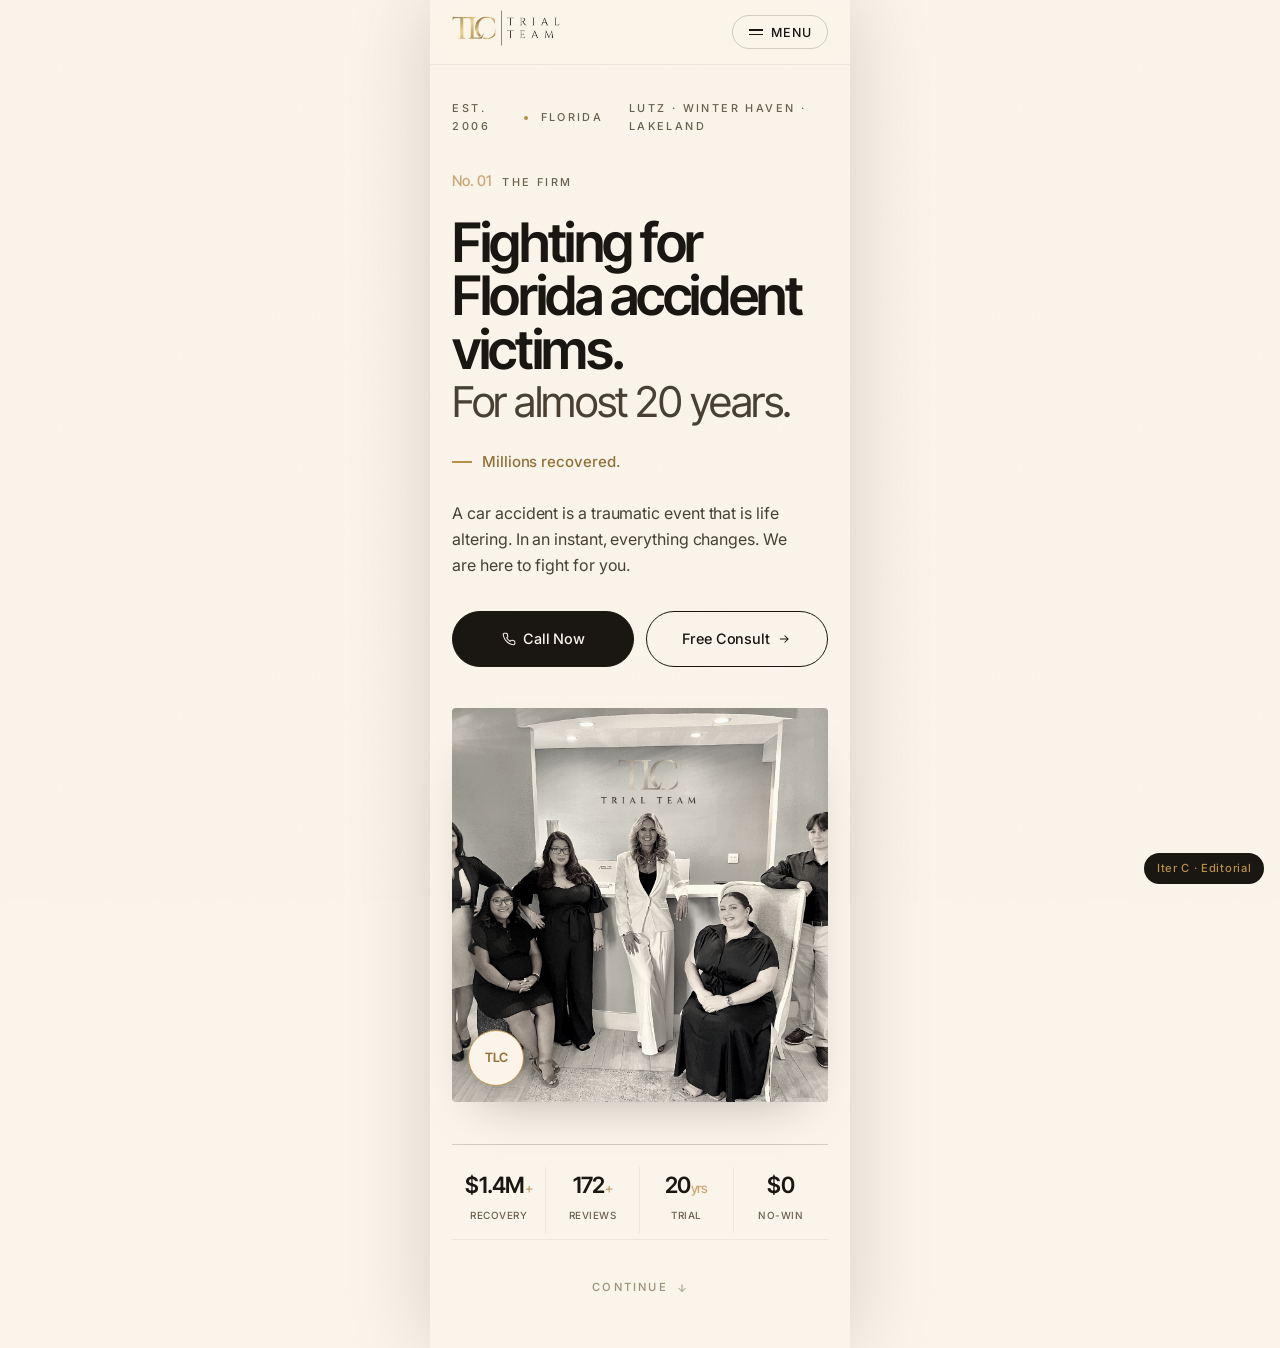
<file: mockups/v3-c.html>
<!DOCTYPE html>
<html lang="en">
<head>
<meta charset="UTF-8">
<meta name="viewport" content="width=device-width, initial-scale=1.0">
<meta name="theme-color" content="#FAF4EA">
<title>Iteration C — Premium Editorial · TLC Trial Team</title>
<link rel="preconnect" href="https://fonts.googleapis.com">
<link rel="preconnect" href="https://fonts.gstatic.com" crossorigin>
<link rel="stylesheet" href="https://fonts.googleapis.com/css2?family=Inter:wght@300;400;500;600;700&family=Inter+Tight:wght@400;500;600;700;800&display=swap">
<style>
  :root {
    --cream: #FAF4EA;
    --cream-2: #F3EBD8;
    --paper: #EFE5CC;
    --ink: #1A1612;
    --ink-2: #4A3F33;
    --ink-3: #6C5F4D;
    --mute: #9D9079;
    --line: rgba(26, 22, 18, 0.10);
    --line-soft: rgba(26, 22, 18, 0.06);
    --line-2: rgba(26, 22, 18, 0.18);
    --gold: #B89149;
    --gold-2: #C9A876;
    --gold-deep: #927138;
    --sans: 'Inter', system-ui, sans-serif;
    --display: 'Inter Tight', 'Inter', sans-serif;
  }
  * { box-sizing: border-box; margin: 0; padding: 0; }
  body {
    font-family: var(--sans);
    background: var(--cream);
    color: var(--ink-2);
    -webkit-font-smoothing: antialiased;
    line-height: 1.6;
    letter-spacing: -0.005em;
    position: relative;
    overflow-x: hidden;
  }

  /* Subtle paper grain texture overlay */
  body::before {
    content: "";
    position: fixed;
    inset: 0;
    pointer-events: none;
    z-index: 1;
    background-image: url("data:image/svg+xml;utf8,<svg xmlns='http://www.w3.org/2000/svg' width='180' height='180' viewBox='0 0 180 180'><filter id='n'><feTurbulence baseFrequency='0.85' numOctaves='2'/><feColorMatrix values='0 0 0 0 0.6  0 0 0 0 0.5  0 0 0 0 0.4  0 0 0 0.4 0'/></filter><rect width='180' height='180' filter='url(%23n)' opacity='0.5'/></svg>");
    opacity: 0.18;
    mix-blend-mode: multiply;
  }

  /* HEADER */
  .hdr {
    position: sticky; top: 0; z-index: 50;
    background: rgba(250, 244, 234, 0.86);
    backdrop-filter: saturate(180%) blur(14px);
    -webkit-backdrop-filter: saturate(180%) blur(14px);
    border-bottom: 1px solid var(--line-soft);
  }
  .hdr-row {
    display: flex;
    align-items: center;
    justify-content: space-between;
    padding: 1rem 1.4rem;
    height: 64px;
    position: relative;
    z-index: 5;
  }
  .brand img { height: 36px; }

  /* TEXT MENU button (not just icon) — Framer-style */
  .menu-btn {
    display: inline-flex;
    align-items: center;
    gap: 0.5rem;
    padding: 0.55rem 0.9rem 0.55rem 1rem;
    background: transparent;
    border: 1px solid var(--line-2);
    border-radius: 999px;
    font-family: var(--sans);
    font-size: 0.78rem;
    font-weight: 500;
    letter-spacing: 0.08em;
    text-transform: uppercase;
    color: var(--ink);
    cursor: pointer;
    transition: all 200ms ease;
  }
  .menu-btn:hover { background: var(--ink); color: var(--cream); border-color: var(--ink); }
  .menu-bars {
    display: flex;
    flex-direction: column;
    gap: 3px;
    width: 14px;
  }
  .menu-bars::before, .menu-bars::after {
    content: ""; display: block;
    width: 100%; height: 1.5px;
    background: currentColor;
  }

  /* HERO */
  .hero {
    position: relative;
    z-index: 2;
    padding: 2.2rem 1.4rem 3.2rem;
  }

  /* TOP META STRIP — editorial date stamp */
  .meta-strip {
    display: flex;
    align-items: center;
    gap: 0.8rem;
    margin-bottom: 2.2rem;
    font-family: var(--sans);
    font-size: 0.68rem;
    font-weight: 500;
    letter-spacing: 0.22em;
    text-transform: uppercase;
    color: var(--ink-3);
  }
  .meta-strip .rule {
    flex: 1;
    height: 1px;
    background: var(--line-2);
  }
  .meta-strip .dot {
    width: 4px; height: 4px;
    border-radius: 50%;
    background: var(--gold);
    flex-shrink: 0;
  }

  .hero-copy { text-align: left; }

  /* Numbered chapter marker */
  .chapter {
    display: flex;
    align-items: baseline;
    gap: 0.7rem;
    margin-bottom: 1.4rem;
  }
  .chapter-num {
    font-family: var(--display);
    font-weight: 500;
    font-size: 0.92rem;
    color: var(--gold-2);
    letter-spacing: -0.005em;
  }
  .chapter-label {
    font-family: var(--sans);
    font-size: 0.68rem;
    font-weight: 500;
    letter-spacing: 0.22em;
    text-transform: uppercase;
    color: var(--ink-3);
  }

  /* MASSIVE H1 — the centerpiece */
  h1 {
    font-family: var(--display);
    font-weight: 600;
    font-size: clamp(2.6rem, 11vw, 3.4rem);
    line-height: 0.98;
    letter-spacing: -0.045em;
    color: var(--ink);
    margin: 0 0 1.4rem;
    max-width: 14ch;
  }
  h1 .l2 {
    display: block;
    font-weight: 400;
    color: var(--ink-2);
    font-size: 0.78em;
    letter-spacing: -0.035em;
    margin-top: 0.3rem;
  }

  /* Sub accent — gold, refined */
  .sub-accent {
    display: inline-flex;
    align-items: center;
    gap: 0.6rem;
    margin-bottom: 1.6rem;
    font-family: var(--sans);
    font-weight: 500;
    font-size: 0.94rem;
    letter-spacing: -0.005em;
    color: var(--gold-deep);
  }
  .sub-accent::before {
    content: "";
    width: 20px; height: 1.5px;
    background: var(--gold);
  }

  .lede {
    font-size: 1rem;
    line-height: 1.65;
    color: var(--ink-2);
    margin: 0 0 2rem;
    max-width: 36ch;
  }

  /* Two buttons side-by-side */
  .cta-row {
    display: grid;
    grid-template-columns: 1fr 1fr;
    gap: 0.7rem;
    margin-bottom: 2.6rem;
  }
  .btn {
    display: inline-flex;
    align-items: center;
    justify-content: center;
    gap: 0.45rem;
    height: 56px;
    padding: 0 0.8rem;
    border-radius: 999px;
    font-size: 0.9rem;
    font-weight: 500;
    letter-spacing: -0.005em;
    text-decoration: none;
    transition: all 240ms cubic-bezier(0.16, 1, 0.3, 1);
    border: 1.5px solid transparent;
    white-space: nowrap;
  }
  .btn svg { width: 14px; height: 14px; transition: transform 240ms ease; }
  .btn-primary {
    background: var(--ink);
    color: var(--cream);
    border-color: var(--ink);
  }
  .btn-primary:hover { background: var(--gold); color: var(--ink); border-color: var(--gold); }
  .btn-outline {
    background: transparent;
    color: var(--ink);
    border-color: var(--ink);
  }
  .btn-outline:hover { background: var(--ink); color: var(--cream); }
  .btn-outline:hover svg { transform: translateX(3px); }

  /* Photo — B&W with warm tint, refined frame */
  .photo {
    position: relative;
    aspect-ratio: 4 / 4.2;
    border-radius: 4px;
    overflow: hidden;
    background: var(--paper);
    margin: 0 0 2.6rem;
    box-shadow: 0 24px 50px -30px rgba(26, 22, 18, 0.35);
  }
  .photo img {
    width: 100%; height: 100%;
    object-fit: cover;
    object-position: center 22%;
    display: block;
    filter: grayscale(0.85) sepia(0.18) contrast(1.02) brightness(0.98);
    transition: filter 600ms ease;
  }
  .photo:hover img { filter: grayscale(0.4) sepia(0.10) contrast(1.02) brightness(1); }

  /* Small "TLC" gold seal in corner of photo */
  .photo-seal {
    position: absolute;
    bottom: 1rem; left: 1rem;
    width: 56px; height: 56px;
    border-radius: 50%;
    background: var(--cream);
    border: 1px solid var(--gold);
    display: grid; place-items: center;
    font-family: var(--display);
    font-weight: 600;
    font-size: 0.8rem;
    color: var(--gold-deep);
    letter-spacing: -0.02em;
    box-shadow: 0 8px 20px -10px rgba(0,0,0,0.2);
  }

  /* STATS — horizontal row with vertical gold hairline dividers */
  .stats {
    display: grid;
    grid-template-columns: 1fr 1fr 1fr 1fr;
    padding: 1.4rem 0 0.4rem;
    border-top: 1px solid var(--line-2);
    border-bottom: 1px solid var(--line-soft);
    margin-bottom: 1.4rem;
  }
  .stat {
    text-align: center;
    padding: 0.4rem 0.3rem;
    border-right: 1px solid var(--line-soft);
  }
  .stat:last-child { border-right: 0; }
  .stat-fig {
    display: block;
    font-family: var(--display);
    font-weight: 600;
    font-size: clamp(1.1rem, 4.6vw, 1.4rem);
    line-height: 1;
    letter-spacing: -0.035em;
    color: var(--ink);
    margin-bottom: 0.3rem;
  }
  .stat-fig em {
    font-style: normal;
    font-size: 0.6em;
    color: var(--gold-2);
    margin-left: 0.04em;
    font-weight: 500;
  }
  .stat-label {
    font-size: 0.62rem;
    color: var(--ink-3);
    letter-spacing: 0.06em;
    text-transform: uppercase;
    line-height: 1.3;
    font-weight: 500;
  }

  /* Scroll indicator */
  .scroll-indicator {
    display: flex;
    align-items: center;
    justify-content: center;
    gap: 0.5rem;
    padding-top: 1rem;
    font-family: var(--sans);
    font-size: 0.7rem;
    font-weight: 500;
    letter-spacing: 0.2em;
    text-transform: uppercase;
    color: var(--mute);
  }
  .scroll-indicator svg {
    width: 12px; height: 12px;
    animation: bob 1.8s ease-in-out infinite;
  }
  @keyframes bob {
    0%, 100% { transform: translateY(0); }
    50% { transform: translateY(3px); }
  }

  .mockup-tag {
    position: fixed;
    bottom: 1rem; right: 1rem;
    background: var(--ink);
    border-radius: 999px;
    padding: 0.4rem 0.8rem;
    font-size: 0.7rem;
    font-weight: 500;
    color: var(--gold);
    letter-spacing: 0.06em;
    z-index: 100;
  }

  @media (min-width: 480px) {
    body {
      max-width: 420px;
      margin: 0 auto;
      box-shadow: 0 0 80px rgba(0,0,0,0.15);
      min-height: 100vh;
    }
  }
</style>
</head>
<body>

<header class="hdr">
  <div class="hdr-row">
    <a href="#" class="brand"><img src="../assets/img/tlc-logo-horz.png" alt="TLC Trial Team"></a>
    <button class="menu-btn"><span class="menu-bars"></span>Menu</button>
  </div>
</header>

<section class="hero">
  <!-- Editorial date stamp -->
  <div class="meta-strip">
    <span>Est. 2006</span>
    <span class="dot"></span>
    <span>Florida</span>
    <span class="rule"></span>
    <span>Lutz · Winter Haven · Lakeland</span>
  </div>

  <div class="hero-copy">
    <!-- Chapter marker -->
    <div class="chapter">
      <span class="chapter-num">No. 01</span>
      <span class="chapter-label">The Firm</span>
    </div>

    <!-- Massive H1 with size variation -->
    <h1>
      Fighting for Florida accident victims.
      <span class="l2">For almost 20 years.</span>
    </h1>

    <div class="sub-accent">Millions recovered.</div>

    <p class="lede">A car accident is a traumatic event that is life altering. In an instant, everything changes. We are here to fight for you.</p>

    <div class="cta-row">
      <a href="tel:+18772995539" class="btn btn-primary">
        <svg viewBox="0 0 24 24" fill="none" stroke="currentColor" stroke-width="1.8"><path d="M22 16.92v3a2 2 0 01-2.18 2 19.79 19.79 0 01-8.63-3.07 19.5 19.5 0 01-6-6 19.79 19.79 0 01-3.07-8.67A2 2 0 014.11 2h3a2 2 0 012 1.72 12.84 12.84 0 00.7 2.81 2 2 0 01-.45 2.11L8.09 9.91a16 16 0 006 6l1.27-1.27a2 2 0 012.11-.45 12.84 12.84 0 002.81.7A2 2 0 0122 16.92z"/></svg>
        Call Now
      </a>
      <a href="#contact" class="btn btn-outline">
        Free Consult
        <svg viewBox="0 0 24 24" fill="none" stroke="currentColor" stroke-width="1.8"><path d="M5 12h14M13 6l6 6-6 6"/></svg>
      </a>
    </div>
  </div>

  <!-- Photo with B&W warm-tone treatment + gold "TLC" seal -->
  <div class="photo">
    <img src="../assets/img/tania-clark.png" alt="The TLC Trial Team">
    <span class="photo-seal">TLC</span>
  </div>

  <!-- Stats as horizontal hairline row -->
  <div class="stats">
    <div class="stat">
      <span class="stat-fig">$1.4M<em>+</em></span>
      <span class="stat-label">Recovery</span>
    </div>
    <div class="stat">
      <span class="stat-fig">172<em>+</em></span>
      <span class="stat-label">Reviews</span>
    </div>
    <div class="stat">
      <span class="stat-fig">20<em>yrs</em></span>
      <span class="stat-label">Trial</span>
    </div>
    <div class="stat">
      <span class="stat-fig">$0</span>
      <span class="stat-label">No-win</span>
    </div>
  </div>

  <div class="scroll-indicator">
    Continue
    <svg viewBox="0 0 24 24" fill="none" stroke="currentColor" stroke-width="2"><path d="M12 5v14M5 12l7 7 7-7"/></svg>
  </div>
</section>

<div class="mockup-tag">Iter C · Editorial</div>
</body>
</html>
</file>
<file: assets/css/styles.css>
/* ─────────────────────────────────────────────────────────────
   TLC TRIAL TEAM — Irvin Redesign Layout
   ───────────────────────────────────────────────────────────── */

:root {
  --ink:        #0A0A0C;
  --ink-2:      #131316;
  --ink-line:   rgba(255,255,255,0.08);
  --ink-line-2: rgba(255,255,255,0.16);

  --paper:      #FFFFFF;
  --paper-2:    #FAFAF8;
  --line:       rgba(19, 18, 17, 0.10);
  --line-2:     rgba(19, 18, 17, 0.18);

  --gold:       #C9A876;
  --gold-deep:  #927138;
  --gold-soft:  rgba(201, 168, 118, 0.14);

  --ink-text:   #131211;
  --slate:      #3E3B36;
  --mute:       #9A938A;
  --bone:       #F5F2EC;
  --bone-mute:  rgba(245, 242, 236, 0.65);

  --display: 'Inter Tight', 'Inter', -apple-system, BlinkMacSystemFont, sans-serif;
  --sans:  'Inter', -apple-system, BlinkMacSystemFont, 'Segoe UI', Helvetica, Arial, sans-serif;

  --max:    1280px;
  --pad:    clamp(1.5rem, 5vw, 5rem);
  --section: clamp(4rem, 7vw, 7rem);

  --r:      4px;
  --r-md:   8px;
  --r-pill: 999px;

  --d-fast: 180ms;
  --d-base: 280ms;
  --d-slow: 600ms;
  --ease:   cubic-bezier(0.16, 1, 0.3, 1);
}

/* ── Reset ─────────────────────────────────────────────────── */
*, *::before, *::after { box-sizing: border-box; }
* { margin: 0; padding: 0; }
html { scroll-behavior: smooth; }
body {
  font-family: var(--sans);
  font-weight: 400;
  font-size: 16px;
  line-height: 1.6;
  color: var(--ink-text);
  background: var(--paper);
  -webkit-font-smoothing: antialiased;
  -moz-osx-font-smoothing: grayscale;
  overflow-x: hidden;
}
img { display: block; max-width: 100%; height: auto; }
a { color: inherit; text-decoration: none; transition: color var(--d-fast) var(--ease); }
button { font: inherit; color: inherit; background: none; border: 0; cursor: pointer; }
ul { list-style: none; }
:focus-visible { outline: 2px solid var(--gold); outline-offset: 2px; }

.wrap { width: 100%; max-width: var(--max); margin: 0 auto; padding-left: var(--pad); padding-right: var(--pad); }
section { padding-top: var(--section); padding-bottom: var(--section); }

/* ── Typography ────────────────────────────────────────────── */
.display { font-family: var(--display); font-weight: 500; font-variation-settings: "opsz" 32; letter-spacing: -0.025em; }
.italic-gold { font-family: var(--display); font-style: italic; color: var(--gold-deep); font-weight: 400; font-variation-settings: "opsz" 60; }
h1, h2, h3, h4 { font-variation-settings: "opsz" 60; }
.eyebrow {
  font-family: var(--sans);
  font-size: 0.72rem;
  font-weight: 500;
  letter-spacing: 0.22em;
  text-transform: uppercase;
  color: var(--gold-deep);
}
.section-dark .eyebrow { color: var(--gold); }

h1, h2, h3, h4 { font-family: var(--display); font-weight: 500; line-height: 1.06; letter-spacing: -0.025em; color: inherit; }

/* ── Buttons ───────────────────────────────────────────────── */
.btn {
  display: inline-flex;
  align-items: center;
  justify-content: center;
  gap: 0.6rem;
  height: 50px;
  padding: 0 1.6rem;
  border-radius: var(--r-pill);
  font-family: var(--sans);
  font-size: 0.78rem;
  font-weight: 600;
  letter-spacing: 0.1em;
  text-transform: uppercase;
  white-space: nowrap;
  transition: all var(--d-base) var(--ease);
  border: 1px solid transparent;
}
.btn-primary { background: var(--gold); color: var(--ink); border-color: var(--gold); }
.btn-primary:hover { background: var(--gold-deep); border-color: var(--gold-deep); }
.btn-ghost { background: transparent; color: inherit; border-color: currentColor; opacity: 0.85; }
.btn-ghost:hover { opacity: 1; background: rgba(255,255,255,0.04); }
.section-light .btn-ghost { color: var(--ink-text); border-color: var(--line-2); }
.section-light .btn-ghost:hover { background: var(--ink); color: var(--bone); border-color: var(--ink); }
.btn svg { width: 16px; height: 16px; transition: transform var(--d-base) var(--ease); }
.btn:hover svg { transform: translateX(3px); }

.btn-text {
  display: inline-flex;
  align-items: center;
  gap: 0.45rem;
  font-family: var(--sans);
  font-size: 0.92rem;
  font-weight: 500;
  color: var(--ink-text);
  padding-bottom: 4px;
  border-bottom: 1px solid var(--line-2);
  transition: all var(--d-base) var(--ease);
}
.btn-text span { transition: transform var(--d-base) var(--ease); }
.btn-text:hover { border-bottom-color: var(--ink); }
.btn-text:hover span { transform: translateX(3px); }

/* ── Top utility bar ───────────────────────────────────────── */
.utility {
  background: var(--ink);
  color: var(--bone-mute);
  font-size: 0.72rem;
  letter-spacing: 0.06em;
  border-bottom: 1px solid var(--ink-line);
}
.utility .wrap {
  display: flex;
  align-items: center;
  justify-content: space-between;
  height: 36px;
  gap: 1.5rem;
}
.utility a { color: var(--bone-mute); }
.utility a:hover { color: var(--gold); }
.utility .left, .utility .right { display: flex; gap: 0.6rem; align-items: center; }
.utility .g-stars { color: var(--gold); letter-spacing: 0.04em; font-size: 0.8rem; }
@media (max-width: 720px) { .utility .hide { display: none; } }

/* ── Sticky Nav ────────────────────────────────────────────── */
.nav {
  position: sticky;
  top: 0;
  z-index: 100;
  background: rgba(10, 10, 12, 0.96);
  backdrop-filter: blur(14px) saturate(140%);
  -webkit-backdrop-filter: blur(14px) saturate(140%);
  border-bottom: 1px solid transparent;
  color: var(--bone);
  transition: background var(--d-base) var(--ease), border-color var(--d-base) var(--ease), height var(--d-base) var(--ease), box-shadow var(--d-base) var(--ease);
  will-change: transform;
}
.nav.scrolled {
  background: rgba(10, 10, 12, 0.98);
  border-bottom-color: var(--ink-line);
  box-shadow: 0 8px 24px rgba(0,0,0,0.18);
}
.nav .wrap {
  display: flex;
  align-items: center;
  justify-content: space-between;
  height: 76px;
  transition: height var(--d-base) var(--ease);
}
.nav.scrolled .wrap { height: 64px; }

.brand {
  display: flex;
  align-items: center;
  gap: 0.7rem;
  color: var(--bone);
}
.brand img {
  height: 42px;
  width: auto;
  display: block;
  opacity: 0.95;
  transition: opacity var(--d-fast) var(--ease), height var(--d-base) var(--ease);
}
.brand:hover img { opacity: 1; }
.nav.scrolled .brand img { height: 36px; }
.nav-links {
  display: flex;
  gap: 2rem;
  align-items: center;
  font-size: 0.85rem;
  font-weight: 400;
}
.nav-links a {
  color: var(--bone);
  opacity: 0.78;
  padding: 0.4rem 0;
  position: relative;
}
.nav-links a:hover, .nav-links a.active { opacity: 1; }
.nav-links a.active::after {
  content: "";
  position: absolute;
  inset: auto 0 -4px 0;
  height: 1px;
  background: var(--gold);
}
.nav-cta { display: flex; align-items: center; gap: 1rem; }
.nav-phone {
  display: inline-flex;
  align-items: center;
  gap: 0.45rem;
  font-size: 0.82rem;
  color: var(--bone);
  opacity: 0.85;
}
.nav-phone:hover { opacity: 1; color: var(--gold); }
.nav-cta .btn { height: 42px; padding: 0 1.2rem; font-size: 0.7rem; }

.burger {
  display: none;
  width: 42px; height: 42px;
  border: 1px solid var(--ink-line-2);
  border-radius: 4px;
  align-items: center;
  justify-content: center;
}
.burger span, .burger span::before, .burger span::after {
  display: block;
  width: 18px;
  height: 1px;
  background: var(--bone);
}
.burger span { position: relative; }
.burger span::before, .burger span::after { content: ""; position: absolute; left: 0; }
.burger span::before { top: -6px; }
.burger span::after { top: 6px; }

@media (max-width: 980px) {
  .nav-links, .nav-cta .btn, .nav-phone { display: none; }
  .burger { display: flex; }
}

/* Drawer */
.drawer {
  position: fixed; inset: 0;
  background: var(--ink); color: var(--bone);
  z-index: 200; padding: 1.5rem var(--pad);
  display: flex; flex-direction: column;
  gap: 2rem;
  transform: translateX(100%);
  transition: transform var(--d-slow) var(--ease);
  visibility: hidden;
}
.drawer.open { transform: translateX(0); visibility: visible; }
.drawer-head { display: flex; justify-content: space-between; align-items: center; }
.drawer-close {
  width: 42px; height: 42px;
  border: 1px solid var(--ink-line-2);
  border-radius: 4px;
  display: grid; place-items: center;
  color: var(--bone);
  font-size: 1.5rem;
}
.drawer nav { display: flex; flex-direction: column; gap: 0.6rem; font-family: var(--display); font-size: 1.6rem; line-height: 1.2; }
.drawer nav a { color: var(--bone); padding: 0.6rem 0; border-bottom: 1px solid var(--ink-line); }
.drawer-foot { margin-top: auto; padding-top: 1.4rem; border-top: 1px solid var(--ink-line); display: flex; flex-direction: column; gap: 0.7rem; }

/* ── Hero ──────────────────────────────────────────────────── */
.hero {
  position: relative;
  background: var(--paper);
  color: var(--ink-text);
  overflow: hidden;
  isolation: isolate;
  padding: clamp(3rem, 6vw, 6rem) 0 clamp(2.5rem, 5vw, 5rem);
}
.hero::before {
  content: "";
  position: absolute;
  inset: 0;
  background: radial-gradient(1100px 580px at 80% 0%, var(--gold-soft), transparent 60%);
  z-index: 0;
}
.hero-split {
  position: relative;
  z-index: 1;
  display: grid;
  grid-template-columns: 1fr 1fr;
  gap: clamp(2rem, 5vw, 5rem);
  align-items: center;
}
.hero-left { display: flex; flex-direction: column; gap: 1.6rem; align-items: flex-start; }
.hero-eyebrow {
  display: inline-flex;
  align-items: center;
  gap: 0.7rem;
  font-family: var(--sans);
  font-size: 0.72rem;
  font-weight: 500;
  letter-spacing: 0.18em;
  text-transform: uppercase;
  color: var(--gold);
}
.hero-right {
  position: relative;
  aspect-ratio: auto;
  overflow: hidden;
  /* Removed awkward shadow/border so image sits cleanly */
}
.hero-right img {
  width: 100%; height: auto;
  object-fit: contain;
  transform: scale(1.05); /* Slight scale to integrate better */
}
@media (max-width: 980px) {
  .hero-split { grid-template-columns: 1fr; gap: 2.4rem; }
}
.hero h1 {
  font-family: var(--display);
  font-weight: 500;
  font-size: clamp(2.2rem, 4.5vw, 4rem);
  line-height: 1.05;
  letter-spacing: -0.03em;
  color: var(--ink-text);
  font-variation-settings: "opsz" 144;
}
.hero h1 br { display: block; }
.hero-cta { display: flex; gap: 0.7rem; flex-wrap: wrap; margin-bottom: 2.4rem; }
.hero p.lede {
  margin: 1.6rem 0 2rem;
  font-size: clamp(1rem, 1.15vw, 1.1rem);
  line-height: 1.6;
  color: var(--slate);
  max-width: 48ch;
}
.hero h1 .accent {
  display: block;
  color: var(--gold);
  font-weight: 600;
  font-size: 1.04em;
  letter-spacing: -0.025em;
}
.hero-meta {
  display: flex;
  justify-content: center;
  gap: 2.6rem;
  flex-wrap: wrap;
  padding-top: 1.6rem;
  border-top: 1px solid var(--line);
}
.hero-meta .item { text-align: center; }
.hero-meta .item .num {
  font-family: var(--display);
  font-size: 1.7rem;
  color: var(--ink-text);
  letter-spacing: -0.02em;
  display: block;
  font-weight: 500;
}
.hero-meta .item .lbl {
  font-size: 0.72rem;
  letter-spacing: 0.16em;
  text-transform: uppercase;
  color: var(--mute);
}

@media (min-width: 980px) {
  .hero { padding-top: clamp(5rem, 8vw, 8rem); padding-bottom: clamp(4rem, 7vw, 7rem); }
}

/* ── Stats band ────────────────────────────────────────────── */
.stats {
  background: var(--paper);
  border-bottom: 1px solid var(--line);
  padding: 0;
}
.stats .wrap {
  display: grid;
  grid-template-columns: repeat(4, 1fr);
}
.stats .cell {
  padding: 2.4rem 1.4rem;
  border-right: 1px solid var(--line);
  display: flex;
  flex-direction: column;
  gap: 0.4rem;
  align-items: center;
  text-align: center;
}
.stats .cell:last-child { border-right: 0; }
.stats .num {
  font-family: var(--display);
  font-size: clamp(2.2rem, 3.6vw, 3rem);
  letter-spacing: -0.03em;
  line-height: 1;
  color: var(--ink-text);
  font-weight: 500;
}
.stats .lbl {
  font-size: 0.72rem;
  letter-spacing: 0.18em;
  text-transform: uppercase;
  color: var(--mute);
}
@media (max-width: 880px) {
  .stats .wrap { grid-template-columns: repeat(2, 1fr); }
  .stats .cell:nth-child(2) { border-right: 0; }
  .stats .cell:nth-child(1), .stats .cell:nth-child(2) { border-bottom: 1px solid var(--line); }
}
@media (max-width: 540px) {
  .stats .wrap { grid-template-columns: 1fr; }
  .stats .cell { border-right: 0; border-bottom: 1px solid var(--line); padding: 1.6rem 1rem; }
  .stats .cell:last-child { border-bottom: 0; }
}

/* ── Family-Owned section (split) ──────────────────────────── */
.split {
  display: grid;
  grid-template-columns: 1fr 1fr;
  gap: clamp(2rem, 5vw, 5rem);
  align-items: center;
}
@media (max-width: 880px) { .split { grid-template-columns: 1fr; } }

.split-img {
  position: relative;
  border-radius: var(--r-md);
  overflow: hidden;
  aspect-ratio: 4 / 5;
  background: #f0f0f0;
}
.split-img img { width: 100%; height: 100%; object-fit: cover; }

.split-text { display: flex; flex-direction: column; gap: 1.4rem; }
.split-text h2 {
  font-size: clamp(2rem, 3.4vw, 3rem);
  line-height: 1.05;
  margin-top: 0.3rem;
}
.split-text h2 .accent {
  display: block; color: var(--gold-deep); font-weight: 600; font-size: 1.04em; letter-spacing: -0.025em;
}
.split-text p { color: var(--slate); line-height: 1.65; max-width: 52ch; }

.split-checks {
  display: grid;
  grid-template-columns: 1fr 1fr;
  gap: 0.8rem 1.4rem;
  margin-top: 0.4rem;
}
@media (max-width: 540px) { .split-checks { grid-template-columns: 1fr; } }
.split-checks .item {
  display: flex; align-items: center; gap: 0.6rem;
  font-size: 0.92rem; color: var(--ink-text);
}
.split-checks .check {
  width: 18px; height: 18px;
  display: grid; place-items: center;
  color: var(--gold-deep);
  flex-shrink: 0;
}

.why-list {
  list-style: none;
  display: flex;
  flex-direction: column;
  gap: 0.95rem;
  margin: 0.6rem 0 0;
  padding: 0;
}
.why-list li {
  display: grid;
  grid-template-columns: 28px 1fr;
  gap: 0.8rem;
  align-items: start;
  font-size: 0.97rem;
  line-height: 1.5;
  color: var(--slate);
}
.why-list li b { color: var(--ink-text); font-weight: 600; }
.why-check {
  width: 24px; height: 24px;
  border-radius: 50%;
  background: var(--gold-soft);
  color: var(--gold-deep);
  display: grid; place-items: center;
  flex-shrink: 0;
  font-size: 0.78rem;
  font-weight: 700;
  margin-top: 0.05rem;
}

/* ── Practice section ──────────────────────────────────────── */
.section-head {
  text-align: center;
  max-width: 720px;
  margin: 0 auto clamp(3rem, 5vw, 4.5rem);
  display: flex;
  flex-direction: column;
  gap: 1rem;
}
.section-head .eyebrow { margin: 0 auto; }
.section-head h2 {
  font-size: clamp(2.2rem, 3.8vw, 3.2rem);
  line-height: 1.05;
}
.section-head h2 .accent {
  display: block; color: var(--gold-deep); font-weight: 600; font-size: 1.04em; letter-spacing: -0.025em;
}
.section-head p {
  color: var(--slate);
  line-height: 1.6;
  max-width: 56ch;
  margin: 0 auto;
}

.practice-grid {
  display: grid;
  grid-template-columns: repeat(3, 1fr);
  gap: 1.2rem;
}
@media (max-width: 880px) { .practice-grid { grid-template-columns: 1fr 1fr; } }
@media (max-width: 540px) { .practice-grid { grid-template-columns: 1fr; } }

.practice-card {
  position: relative;
  background: var(--ink);
  color: var(--bone);
  border: 1px solid var(--ink-line);
  border-radius: var(--r-md);
  padding: 2rem 1.8rem;
  display: flex;
  flex-direction: column;
  gap: 0.9rem;
  transition: border-color var(--d-base) var(--ease), transform var(--d-base) var(--ease), box-shadow var(--d-base) var(--ease);
  min-height: 220px;
  overflow: hidden;
  isolation: isolate;
}
.practice-card::before {
  content: "";
  position: absolute;
  inset: 0;
  background-size: cover;
  background-position: center;
  opacity: 0.25;
  mix-blend-mode: luminosity; /* Better blending for dark mode cards */
  z-index: -1;
  transition: opacity var(--d-base) var(--ease), transform var(--d-slow) var(--ease);
}
.practice-card:hover::before {
  opacity: 0.4;
  transform: scale(1.05);
}
/* Unique backgrounds for each practice card */
.practice-card:nth-child(1)::before { background-image: url('https://images.unsplash.com/photo-1543465077-db45d34b88a5?q=80&w=800&auto=format&fit=crop'); }
.practice-card:nth-child(2)::before { background-image: url('https://images.unsplash.com/photo-1601584115197-04ecc0da31d7?q=80&w=800&auto=format&fit=crop'); }
.practice-card:nth-child(3)::before { background-image: url('https://images.unsplash.com/photo-1558981403-c5f9899a28bc?q=80&w=800&auto=format&fit=crop'); }
.practice-card:nth-child(4)::before { background-image: url('https://images.unsplash.com/photo-1559757175-5700dde675bc?q=80&w=800&auto=format&fit=crop'); }
.practice-card:nth-child(5)::before { background-image: url('https://images.unsplash.com/photo-1584432810601-6c7f27d2362b?q=80&w=800&auto=format&fit=crop'); }
.practice-card:nth-child(6)::before { background-image: url('https://images.unsplash.com/photo-1498842812179-c81beecf902c?q=80&w=800&auto=format&fit=crop'); }
.practice-card:hover {
  border-color: var(--gold);
  transform: translateY(-3px);
  box-shadow: 0 12px 30px -16px rgba(15,24,37,0.4);
}
.practice-card .icon {
  width: 38px; height: 38px;
  border: 1px solid var(--ink-line-2);
  border-radius: 4px;
  display: grid; place-items: center;
  color: var(--gold);
  margin-bottom: 0.4rem;
}
.practice-card h3 {
  font-family: var(--display);
  font-size: 1.35rem;
  font-weight: 500;
  line-height: 1.2;
  color: var(--bone);
}
.practice-card p { color: var(--bone-mute); font-size: 0.94rem; line-height: 1.6; }

/* ── Why TLC Custom Card styles (override dark cards) ────── */
#why .practice-grid {
  grid-template-columns: repeat(4, 1fr);
}
@media (max-width: 1024px) {
  #why .practice-grid {
    grid-template-columns: repeat(2, 1fr);
  }
}
@media (max-width: 540px) {
  #why .practice-grid {
    grid-template-columns: 1fr;
  }
}
#why .practice-card {
  background: var(--paper);
  color: var(--ink-text);
  border: 1px solid var(--line);
  box-shadow: none;
}
#why .practice-card::before {
  display: none;
}
#why .practice-card h3 {
  color: var(--ink-text);
}
#why .practice-card p {
  color: var(--slate);
}
#why .practice-card .icon {
  border-color: var(--line);
  color: var(--gold-deep);
}
#why .practice-card:hover {
  border-color: var(--gold-deep);
  transform: translateY(-3px);
  box-shadow: 0 12px 30px -16px rgba(19, 18, 17, 0.12);
}

/* ── Results ───────────────────────────────────────────────── */
.results {
  background: var(--paper-2);
  border-top: 1px solid var(--line);
  border-bottom: 1px solid var(--line);
}
.results-head {
  display: grid;
  grid-template-columns: 1fr 1fr;
  gap: clamp(2rem, 4vw, 4rem);
  align-items: end;
  margin-bottom: clamp(2.4rem, 4vw, 3.4rem);
}
@media (max-width: 880px) { .results-head { grid-template-columns: 1fr; gap: 1.4rem; } }
.results-head .eyebrow {
  display: inline-flex; align-items: center; gap: 0.6rem;
}
.results-head .eyebrow .dash { display: inline-block; width: 22px; height: 2px; background: var(--gold-deep); }
.results-head h2 {
  font-size: clamp(2.2rem, 4vw, 3.4rem);
  line-height: 1.05;
  color: var(--ink-text);
  margin-top: 0.6rem;
}
.results-head h2 .accent {
  display: block;
  color: var(--gold-deep);
  font-weight: 600;
  font-size: 1.04em;
  letter-spacing: -0.025em;
}
.results-head-meta { display: flex; flex-direction: column; gap: 1.2rem; align-items: flex-start; }
.results-head-meta p { color: var(--slate); font-size: 0.98rem; line-height: 1.6; max-width: 50ch; }

.btn-ink {
  display: inline-flex; align-items: center; justify-content: center;
  height: 46px; padding: 0 1.4rem;
  background: var(--ink); color: var(--bone);
  border-radius: var(--r-pill);
  font-family: var(--sans);
  font-size: 0.78rem; font-weight: 600;
  letter-spacing: 0.1em; text-transform: uppercase;
  border: 1px solid var(--ink);
  transition: all var(--d-base) var(--ease);
}
.btn-ink:hover { background: var(--gold-deep); border-color: var(--gold-deep); color: var(--ink); }

.results-list {
  display: flex;
  flex-direction: column;
  gap: 1rem;
  margin-top: 2rem;
}
.results-item {
  display: grid;
  grid-template-columns: 200px 1fr;
  gap: 2rem;
  padding: 1.8rem 2rem;
  background: var(--paper);
  border: 1px solid var(--line);
  border-radius: var(--r-md);
  align-items: center;
  transition: border-color var(--d-base) var(--ease), box-shadow var(--d-base) var(--ease);
}
.results-item:hover {
  border-color: var(--gold);
  box-shadow: 0 12px 30px -16px rgba(15,24,37,0.14);
}
@media (max-width: 720px) {
  .results-item { grid-template-columns: 1fr; gap: 0.8rem; padding: 1.4rem; }
}
.results-item-num {
  font-family: var(--display);
  font-weight: 600;
  font-size: 2.6rem;
  line-height: 1;
  color: var(--gold-deep);
  letter-spacing: -0.025em;
}
.results-item-num sup { font-size: 0.5em; vertical-align: top; top: 0.2em; position: relative; }
.results-item-info { display: flex; flex-direction: column; gap: 0.4rem; }
.results-item-lbl {
  font-size: 1.1rem;
  font-family: var(--display);
  color: var(--ink-text);
  font-weight: 500;
}
.results-item-desc {
  font-size: 0.94rem;
  color: var(--slate);
  line-height: 1.5;
}

.results-disclaimer {
  font-size: 0.84rem;
  color: var(--mute);
  text-align: center;
  margin-top: 2.4rem;
  font-style: italic;
}

/* ── Testimonial Band ──────────────────────────────────────── */
.testimonial-band {
  background: var(--ink);
  color: var(--bone);
  position: relative;
  overflow: hidden;
}
.testimonial-band::before {
  content: "";
  position: absolute;
  inset: 0;
  background: radial-gradient(900px 400px at 50% 0%, rgba(201,168,118,0.10), transparent 60%);
  pointer-events: none;
}
.testimonial-inner {
  position: relative;
  max-width: 880px;
  margin: 0 auto;
  text-align: left;
  display: grid;
  grid-template-columns: 64px 1fr;
  gap: 1.4rem;
  align-items: start;
}
@media (max-width: 720px) { .testimonial-inner { grid-template-columns: 1fr; } }
.testimonial-mark {
  font-family: var(--display);
  font-weight: 600;
  font-style: italic;
  color: var(--gold);
  font-size: clamp(4.5rem, 7vw, 6rem);
  line-height: 0.5;
  font-variation-settings: "opsz" 144;
}
.testimonial-quote {
  font-family: var(--display);
  font-style: italic;
  font-weight: 400;
  font-size: clamp(1.4rem, 2.6vw, 2rem);
  line-height: 1.45;
  color: var(--bone);
  letter-spacing: -0.012em;
  max-width: 36ch;
}
.testimonial-attrib {
  grid-column: 2;
  display: inline-flex; align-items: center; gap: 0.7rem;
  margin-top: 1.2rem;
  font-family: var(--sans);
  font-size: 0.74rem;
  letter-spacing: 0.16em;
  text-transform: uppercase;
  color: var(--bone-mute);
}
.testimonial-attrib b { color: var(--bone); font-weight: 600; }
.testimonial-attrib .dash { display: inline-block; width: 22px; height: 2px; background: var(--gold); }
@media (max-width: 720px) { .testimonial-attrib { grid-column: 1; } }
.testimonial-cta {
  grid-column: 2;
  margin-top: 1.4rem;
  font-family: var(--sans);
  font-size: 0.84rem;
  font-weight: 500;
  color: var(--gold);
  border-bottom: 1px solid var(--gold);
  padding-bottom: 2px;
  display: inline-block;
  width: fit-content;
  transition: color var(--d-fast) var(--ease);
}
.testimonial-cta:hover { color: var(--bone); border-color: var(--bone); }
@media (max-width: 720px) { .testimonial-cta { grid-column: 1; } }

/* ── Reviews — marquee ─────────────────────────────────────── */
.reviews-head {
  text-align: center;
  max-width: 760px;
  margin: 0 auto clamp(2.4rem, 4vw, 3.6rem);
  display: flex;
  flex-direction: column;
  gap: 1rem;
  align-items: center;
}
.reviews-head h2 {
  font-size: clamp(2.2rem, 3.8vw, 3.2rem);
  line-height: 1.05;
}
.reviews-head h2 .accent {
  display: block; color: var(--gold-deep); font-weight: 600; font-size: 1.04em; letter-spacing: -0.025em;
}
.reviews-rating {
  display: inline-flex;
  align-items: center;
  gap: 1.2rem;
  padding: 1rem 1.4rem;
  border: 1px solid var(--line);
  border-radius: var(--r-md);
  background: var(--paper);
  margin-top: 0.4rem;
  flex-wrap: wrap;
  justify-content: center;
}
.rating-num {
  font-family: var(--display);
  font-weight: 600;
  font-size: 2.2rem;
  letter-spacing: -0.02em;
  line-height: 1;
  color: var(--ink-text);
}
.rating-info { display: flex; flex-direction: column; gap: 0.25rem; align-items: flex-start; text-align: left; }
.rating-info .stars { color: var(--gold-deep); font-size: 1.05rem; letter-spacing: 0.1em; }
.rating-meta { font-size: 0.78rem; color: var(--slate); }
.rating-meta strong { color: var(--ink-text); font-weight: 600; }
.rating-google {
  display: inline-flex;
  align-items: center;
  gap: 0.5rem;
  padding: 0.55rem 0.9rem;
  background: var(--paper-2);
  border: 1px solid var(--line);
  border-radius: var(--r-pill);
  font-size: 0.78rem;
  font-weight: 500;
  color: var(--ink-text);
  transition: all var(--d-fast) var(--ease);
}
.rating-google:hover {
  background: var(--ink);
  color: var(--bone);
  border-color: var(--ink);
}

.reviews-marquee {
  position: relative;
  overflow: hidden;
  width: 100vw;
  margin-left: calc(50% - 50vw);
  padding: 0.5rem 0 1rem;
  -webkit-mask-image: linear-gradient(90deg, transparent, #000 8%, #000 92%, transparent);
  mask-image: linear-gradient(90deg, transparent, #000 8%, #000 92%, transparent);
}
.reviews-track {
  display: flex;
  gap: 1.2rem;
  width: max-content;
  animation: marquee 60s linear infinite;
  padding: 1rem 0.6rem;
}
.reviews-marquee:hover .reviews-track { animation-play-state: paused; }
@keyframes marquee {
  0%   { transform: translateX(0); }
  100% { transform: translateX(calc(-50% - 0.6rem)); }
}
.review-card {
  flex: 0 0 380px;
  background: var(--paper);
  border: 1px solid var(--line);
  border-radius: var(--r-md);
  padding: 1.7rem 1.6rem;
  display: flex;
  flex-direction: column;
  gap: 0.9rem;
  box-shadow: 0 8px 24px -18px rgba(15,24,37,0.10);
  transition: border-color var(--d-base) var(--ease), box-shadow var(--d-base) var(--ease);
}
.review-card:hover {
  border-color: var(--gold);
  box-shadow: 0 14px 30px -18px rgba(15,24,37,0.18);
}
@media (max-width: 540px) { .review-card { flex: 0 0 320px; } }
.review-card .stars { color: var(--gold-deep); font-size: 0.95rem; letter-spacing: 0.1em; }
.review-card p {
  font-family: var(--sans);
  font-size: 1.02rem;
  line-height: 1.55;
  color: var(--ink-text);
  font-weight: 400;
  flex-grow: 1;
}
.review-who {
  display: flex; align-items: center; gap: 0.7rem;
  padding-top: 0.9rem;
  border-top: 1px solid var(--line);
}
.review-who .avatar {
  width: 34px; height: 34px;
  border-radius: 50%;
  background: var(--paper-2);
  border: 1px solid var(--line);
  display: grid; place-items: center;
  font-family: var(--display);
  font-size: 0.9rem;
  font-weight: 500;
}
.review-who .name { font-size: 0.9rem; font-weight: 500; line-height: 1.2; }
.review-who .src { font-size: 0.68rem; letter-spacing: 0.1em; text-transform: uppercase; color: var(--mute); }

.reviews-foot {
  margin-top: clamp(2rem, 4vw, 2.8rem);
  text-align: center;
}

/* ── Contact CTA ───────────────────────────────────────────── */
.cta {
  background: var(--paper-2);
  color: var(--ink-text);
  text-align: left;
  border-top: 1px solid var(--line);
}
.cta-grid {
  display: grid;
  grid-template-columns: 1fr 1fr;
  gap: clamp(2.5rem, 5vw, 5rem);
  align-items: start;
}
@media (max-width: 880px) { .cta-grid { grid-template-columns: 1fr; } }
.cta-copy .eyebrow { color: var(--gold-deep); }
.cta-copy h2 {
  font-size: clamp(2.2rem, 4.2vw, 3.6rem);
  line-height: 1.05;
  margin-bottom: 1.4rem;
}
.cta-copy h2 .accent { color: var(--gold-deep); font-weight: 600; font-size: 1.04em; }
.cta-copy p { color: var(--slate); max-width: 50ch; line-height: 1.55; margin-bottom: 2rem; }
.cta-phone {
  font-family: var(--display);
  font-size: clamp(2.4rem, 4vw, 3.2rem);
  letter-spacing: -0.02em;
  color: var(--ink-text);
  display: inline-block;
  margin-bottom: 1.2rem;
  padding-bottom: 4px;
  border-bottom: 1px solid var(--ink-text);
}
.cta-phone:hover { color: var(--gold-deep); border-bottom-color: var(--gold-deep); }
.cta-meta {
  font-size: 0.94rem;
  color: var(--mute);
  line-height: 1.6;
}
.cta-meta strong { color: var(--ink-text); font-weight: 500; }

.form {
  background: var(--paper);
  border: 1px solid var(--line);
  border-radius: var(--r-md);
  padding: clamp(1.8rem, 3vw, 2.4rem);
}
.form-row { display: grid; grid-template-columns: 1fr 1fr; gap: 1rem; }
@media (max-width: 540px) { .form-row { grid-template-columns: 1fr; } }

.form label { display: flex; flex-direction: column; gap: 0.5rem; margin-bottom: 1.1rem; }
.form label > span {
  font-family: var(--sans);
  font-size: 0.78rem;
  font-weight: 500;
  color: var(--slate);
  letter-spacing: -0.005em;
}
.form label > span em {
  font-style: normal; font-weight: 400; color: var(--mute);
  margin-left: 0.3rem; font-size: 0.74rem;
}
.form input, .form textarea {
  background: var(--paper);
  border: 1px solid var(--line-2);
  border-radius: var(--r);
  padding: 0.75rem 0.9rem;
  color: var(--ink-text);
  font-family: var(--sans);
  font-size: 0.96rem;
  letter-spacing: -0.005em;
  transition: border-color var(--d-fast) var(--ease);
}
.form input:focus, .form textarea:focus { outline: none; border-color: var(--gold-deep); }
.form input::placeholder, .form textarea::placeholder { color: var(--mute); }
.form textarea { resize: vertical; min-height: 100px; }
.form .btn { width: 100%; margin-top: 0.6rem; }
.form-fine { margin-top: 0.9rem; font-size: 0.76rem; color: var(--mute); text-align: center; line-height: 1.5; }

/* ── Footer ───────────────────────────────────────────────── */
.footer {
  position: relative;
  background: var(--ink-2);
  color: var(--bone-mute);
  border-top: 1px solid var(--ink-line);
  padding-top: clamp(3rem, 5vw, 4rem);
  padding-bottom: 1.6rem;
}
.footer-grid {
  display: grid;
  grid-template-columns: 1.2fr 1fr 0.9fr 1.6fr;
  gap: clamp(2.4rem, 4vw, 3.6rem);
  padding-bottom: 2.6rem;
  border-bottom: 1px solid var(--ink-line);
}
@media (max-width: 1080px) { .footer-grid { grid-template-columns: 1fr 1fr; } }
@media (max-width: 540px) { .footer-grid { grid-template-columns: 1fr; gap: 2rem; padding-bottom: 2rem; } }

.footer-brand .brand { margin-bottom: 1.2rem; display: inline-block; }
.footer-brand .brand img { height: 44px; filter: brightness(0) invert(1) opacity(0.94); }
.footer-tag {
  font-family: var(--display);
  font-weight: 400;
  font-size: 1.15rem;
  letter-spacing: -0.025em;
  color: var(--bone);
  margin-bottom: 1.2rem;
}
.footer-social { display: flex; gap: 0.5rem; }
.footer-social a {
  width: 36px; height: 36px;
  border-radius: 999px;
  border: 1px solid var(--ink-line-2);
  display: grid; place-items: center;
  color: rgba(255, 255, 255, 0.75);
  transition: all var(--d-fast) var(--ease);
}
.footer-social a:hover { color: var(--gold); border-color: var(--gold); }
.footer-social svg { width: 14px; height: 14px; }

.footer-col h5 {
  font-size: 0.7rem;
  letter-spacing: 0.16em;
  text-transform: uppercase;
  color: var(--gold);
  margin-bottom: 1rem;
  font-weight: 500;
}
.footer-col ul { display: flex; flex-direction: column; gap: 0.6rem; font-size: 0.9rem; }
.footer-col ul a:hover { color: var(--gold); }

.footer-offices {
  display: flex;
  flex-direction: column;
  gap: 1.6rem;
}
.footer-offices p { font-size: 0.84rem; line-height: 1.5; color: rgba(255, 255, 255, 0.65); }
.footer-offices strong {
  display: block; color: var(--bone); font-weight: 500;
  font-size: 0.8rem; letter-spacing: 0.04em; margin-bottom: 0.3rem;
}
.footer-offices a {
  color: var(--gold);
  font-size: 0.84rem;
  border-bottom: 1px solid transparent;
  transition: all var(--d-fast) var(--ease);
}
.footer-offices a:hover {
  color: var(--paper);
  border-color: var(--gold);
}

.footer-areas { display: grid; grid-template-columns: 1fr 1fr; gap: 0.45rem 1rem; }
.footer-areas li { font-size: 0.84rem; color: rgba(255, 255, 255, 0.6); }

.footer-meta {
  margin-top: 1.4rem;
  display: flex;
  justify-content: space-between;
  flex-wrap: wrap;
  gap: 1rem;
  font-size: 0.72rem;
  letter-spacing: 0.14em;
  text-transform: uppercase;
  color: var(--bone-mute);
}
.footer-meta a { color: rgba(255, 255, 255, 0.65); }
.footer-meta a:hover { color: var(--bone); }
.footer-disclaimer { margin-top: 0.8rem; font-size: 0.74rem; line-height: 1.55; color: rgba(247,243,234,0.4); font-style: italic; max-width: 75ch; }

/* ── Reveal ───────────────────────────────────────────────── */
.reveal {
  opacity: 0;
  transform: translateY(18px);
  transition: opacity 700ms var(--ease), transform 700ms var(--ease);
}
.reveal.in { opacity: 1; transform: translateY(0); }
.reveal-stagger > * {
  opacity: 0; transform: translateY(14px);
  transition: opacity 700ms var(--ease), transform 700ms var(--ease);
}
.reveal-stagger.in > * { opacity: 1; transform: translateY(0); }
.reveal-stagger.in > *:nth-child(1) { transition-delay: 60ms; }
.reveal-stagger.in > *:nth-child(2) { transition-delay: 130ms; }
.reveal-stagger.in > *:nth-child(3) { transition-delay: 200ms; }
.reveal-stagger.in > *:nth-child(4) { transition-delay: 270ms; }
.reveal-stagger.in > *:nth-child(5) { transition-delay: 340ms; }
.reveal-stagger.in > *:nth-child(6) { transition-delay: 410ms; }

/* ── Awards Row ───────────────────────────────────────────── */
.awards-row {
  display: flex;
  align-items: center;
  gap: clamp(1.4rem, 3vw, 2.8rem);
  flex-wrap: wrap;
}
.awards-row img {
  max-height: 60px;
  max-width: 110px;
  width: auto;
  height: auto;
  object-fit: contain;
  opacity: 0.65;
  filter: grayscale(0.3);
  transition: opacity var(--d-base) var(--ease);
}
.awards-row img:hover { opacity: 1; }
@media (max-width: 540px) { .awards-row img { max-height: 44px; max-width: 80px; } }

/* ── Instagram Grid ────────────────────────────────────────── */
.ig-section {
  padding-top: clamp(3rem, 5vw, 5rem);
  padding-bottom: clamp(4rem, 7vw, 7rem);
}
.ig-head {
  text-align: center;
  margin-bottom: 2rem;
  display: flex;
  flex-direction: column;
  align-items: center;
  gap: 0.6rem;
}
.ig-head .eyebrow { color: var(--gold-deep); display: inline-flex; align-items: center; gap: 0.5rem; transition: color var(--d-fast) var(--ease); }
.ig-head .eyebrow:hover { color: var(--ink-text); }
.ig-head h2 { font-size: clamp(2rem, 3.4vw, 2.8rem); line-height: 1.1; }
/* ── IG Widget (custom profile + grid) ──────────────────────── */
.ig-widget {
  max-width: 920px;
  margin: 0 auto;
  border-radius: var(--r-md);
  overflow: hidden;
  background: #1a1a1d;
  border: 1px solid rgba(255,255,255,0.10);
}

.ig-profile {
  display: grid;
  grid-template-columns: auto minmax(0,1fr) auto;
  gap: clamp(14px, 2vw, 28px);
  align-items: center;
  padding: clamp(14px, 2vw, 22px) clamp(16px, 2.4vw, 28px);
  background: #222226;
  border-bottom: 1px solid rgba(255,255,255,0.08);
}
.ig-profile-main {
  min-width: 0;
  display: grid;
  grid-template-columns: auto minmax(0,1fr);
  gap: clamp(12px, 1.6vw, 18px);
  align-items: center;
}

/* Avatar with gradient ring */
.ig-avatar {
  position: relative;
  display: inline-grid;
  place-items: center;
  width: clamp(56px, 5vw, 72px);
  aspect-ratio: 1/1;
}
.ig-avatar-ring {
  position: absolute;
  inset: 0;
  border-radius: 50%;
  background: conic-gradient(from 200deg, #f9ce34 0deg, #ee2a7b 90deg, #d62976 180deg, #962fbf 270deg, #4f5bd5 320deg, #f9ce34 360deg);
  padding: 3px;
  mask: linear-gradient(#000 0 0) content-box, linear-gradient(#000 0 0);
  -webkit-mask: linear-gradient(#000 0 0) content-box, linear-gradient(#000 0 0);
  mask-composite: exclude;
  -webkit-mask-composite: xor;
}
.ig-avatar-disc {
  position: absolute;
  inset: 5px;
  border-radius: 50%;
  background: #fff;
  overflow: hidden;
  display: grid;
  place-items: center;
}
.ig-avatar-disc img {
  width: 100%;
  height: 100%;
  object-fit: cover;
}

/* Name / Handle */
.ig-info {
  min-width: 0;
  display: grid;
  gap: 2px;
}
.ig-name-row {
  display: inline-flex;
  align-items: center;
  gap: 6px;
  min-width: 0;
}
.ig-name {
  font-size: clamp(15px, 1.6vw, 20px);
  font-weight: 700;
  color: #fff;
  letter-spacing: -0.02em;
  line-height: 1.1;
  white-space: nowrap;
  text-decoration: none;
}
.ig-name:hover { opacity: 0.85; }
.ig-verified {
  width: 16px;
  height: 16px;
  flex-shrink: 0;
}
.ig-handle {
  font-size: clamp(12px, 0.95vw, 14px);
  color: rgba(255,255,255,0.55);
  line-height: 1.2;
  white-space: nowrap;
  text-decoration: none;
}

/* Stats + Follow */
.ig-side {
  display: inline-flex;
  align-items: center;
  justify-content: flex-end;
  gap: clamp(14px, 2vw, 28px);
  min-width: 0;
}
.ig-stats {
  list-style: none;
  margin: 0;
  padding: 0;
  display: inline-flex;
  align-items: center;
  gap: clamp(12px, 1.8vw, 28px);
}
.ig-stats li {
  display: grid;
  gap: 2px;
  justify-items: center;
  text-align: center;
  font-size: clamp(11px, 0.85vw, 13px);
  font-weight: 500;
  color: #fff;
  letter-spacing: -0.005em;
  line-height: 1.3;
}
.ig-stats strong {
  font-size: clamp(15px, 1.2vw, 19px);
  font-weight: 700;
}
.ig-stats span {
  color: rgba(255,255,255,0.5);
}
.ig-follow {
  display: inline-flex;
  align-items: center;
  gap: 7px;
  padding: 9px 16px;
  background: #3897f0;
  color: #fff;
  font-size: 14px;
  font-weight: 600;
  letter-spacing: -0.005em;
  border-radius: 8px;
  white-space: nowrap;
  transition: background var(--d-fast) ease;
}
.ig-follow:hover {
  background: #2581d6;
  color: #fff;
}

/* Grid tiles */
.ig-grid {
  display: grid;
  grid-template-columns: repeat(4, 1fr);
  gap: 0;
  background: #111;
}
.ig-tile {
  position: relative;
  display: block;
  aspect-ratio: 1/1;
  overflow: hidden;
  background: #111;
  border-right: 1px solid rgba(255,255,255,0.06);
  border-bottom: 1px solid rgba(255,255,255,0.06);
}
.ig-tile:nth-child(4n) { border-right: none; }
.ig-tile:nth-last-child(-n+4) { border-bottom: none; }
.ig-tile img {
  width: 100%;
  height: 100%;
  object-fit: cover;
  transform: scale(1.01);
  transition: transform 320ms cubic-bezier(0.2,0.8,0.2,1), filter 320ms cubic-bezier(0.2,0.8,0.2,1);
}
.ig-tile::after {
  content: "";
  position: absolute;
  inset: 0;
  background: linear-gradient(180deg, rgba(0,0,0,0.06), rgba(0,0,0,0.24));
  transition: background 320ms cubic-bezier(0.2,0.8,0.2,1);
}
.ig-tile:hover img {
  transform: scale(1.06);
  filter: saturate(1.05) contrast(1.02);
}
.ig-tile:hover::after {
  background: linear-gradient(180deg, rgba(0,0,0,0), rgba(0,0,0,0.14));
}

/* See More CTA */
.ig-more-wrap {
  text-align: center;
  margin-top: 1.5rem;
}
.ig-more {
  display: inline-flex;
  align-items: center;
  gap: 0.5rem;
  padding: 0.75rem 1.5rem;
  font-family: var(--sans);
  font-size: 0.875rem;
  font-weight: 600;
  letter-spacing: 0.02em;
  color: var(--gold-deep);
  border: 1px solid var(--line-2);
  border-radius: var(--r-pill);
  transition: all var(--d-fast) var(--ease);
}
.ig-more:hover {
  color: var(--ink-text);
  border-color: var(--ink-text);
  background: rgba(19,18,17,0.04);
}

/* ── Responsive IG ──── */
@media (max-width: 768px) {
  .ig-profile {
    grid-template-columns: 1fr;
    gap: 12px;
  }
  .ig-side {
    justify-content: flex-start;
    gap: 12px;
  }
  .ig-stats { gap: 16px; }
  .ig-grid { grid-template-columns: repeat(2, 1fr); }
}
@media (max-width: 480px) {
  .ig-grid { grid-template-columns: repeat(2, 1fr); }
  .ig-follow { padding: 8px 12px; font-size: 13px; }
}
</file>
